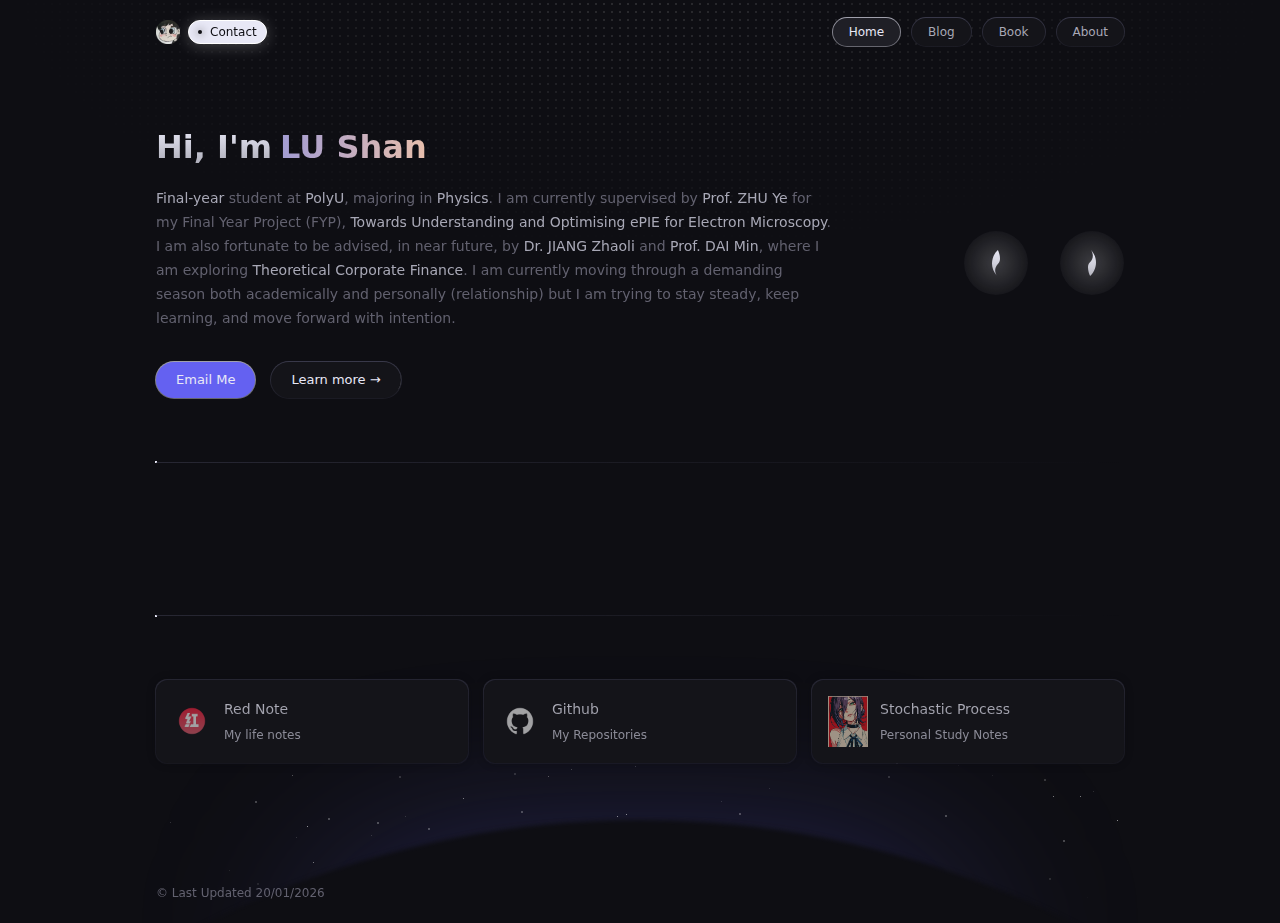
<file: index.html>
<!DOCTYPE html>
<html lang="zh-CN">
<!-- © 2025 Asorn (https://asorn.cn). Designed and developed by Asorn. All rights reserved. -->
<head>
    <meta charset="UTF-8">
    <meta name="viewport" content="width=device-width, initial-scale=1.0">
    <title>Personal Portfolio</title>
    <link rel="stylesheet" href="./css/style.min.css">
    <link rel="shortcut icon" href="./assets/public/favicon.svg" />
</head>

<body>
    <canvas class="fireworks"></canvas>
    <div class="head" id="headscrollbg">
        <div class="main">
            <div class="main-left">
                <a href="./index.html" class="logo"><img height= 24px width= 24px src="./assets/public/logo_graph.png"></a>
                <div class="tag tag-cooperate" onclick="window.location.href='./about.html'">
                    <div class="breath-dot"></div>Contact
                </div>
            </div>
            <div class="menu" id="main-menu">
                <li class="magical btn nav" onclick="window.location.href='./index.html'">Home</li>
                <!-- <li class="magical btn" onclick="window.location.href='./work.html'">Work</li> -->
                <!-- <li class="magical btn" onclick="window.location.href='./moment.html'">Moments</li> -->
                <li class="magical btn" onclick="window.location.href='./blog.html'">Blog</li>
                <li class="magical btn" onclick="window.location.href='./book.html'">Book</li>
                <li class="magical btn" onclick="window.location.href='./about.html'">About</li>
            </div>
            <div class="menu" id="menu-expand">
                <li class="magical btn menu-expand-btn" id="menu-expand-child"><i class="icon menu-icon"></i></li>
            </div>
            <div id="menu-panel">
                <div class="menu-panel-content" id="menu-panel-content"></div>
                <div class="menu-close-btn">
                    <svg width="24" height="24" viewBox="0 0 24 24" fill="none" xmlns="http://www.w3.org/2000/svg">
                        <path
                            d="M10.5858 12L4.29291 18.2929L5.70712 19.7071L12 13.4142L18.2929 19.7071L19.7071 18.2929L13.4142 12L19.7071 5.70712L18.2929 4.29291L12 10.5858L5.70712 4.29291L4.29291 5.70712L10.5858 12Z"
                            fill="#E8E8F6" />
                    </svg>
                </div>
            </div>
        </div>
    </div>
    <div class="index">
        <div class="hello">
            <div class="hello-left">
                <div class="title">
                    <div class="title-hi">Hi, I'm</div>
                    <a class="title-name text-effect">LU Shan</a>
                </div>
                <div class="hello-introduce">
                    <span>Final-year</span> student at <a style="font-size: 14px;line-height: 24px;color: #A8A8B6;" href="http://www.polyu.edu.hk/" target="_blank">PolyU</a>, majoring in <span>Physics</span>. I am currently supervised by <a style="font-size: 14px;line-height: 24px;color: #A8A8B6;" href="https://www.polyu.edu.hk/ap/people/academic-staff/prof-ye-zhu/" target="_blank">Prof. ZHU Ye</a> for my Final Year Project (FYP), <a style="font-size: 14px;line-height: 24px;color: #A8A8B6;" href="https://shanlu.cc/notes/miditv-ppt.pdf" target="_blank">Towards Understanding and Optimising ePIE for Electron Microscopy</a>. I am also fortunate to be advised, in near future, by <a style="font-size: 14px;line-height: 24px;color: #A8A8B6;" href="https://sites.google.com/view/zhaolijiang/home" target="_blank">Dr. JIANG Zhaoli</a> and <a style="font-size: 14px;line-height: 24px;color: #A8A8B6;" href="https://sites.google.com/view/mindai/home" target="_blank">Prof. DAI Min</a>, where I am exploring <span>Theoretical Corporate Finance</span>. I am currently moving through a demanding season both academically and personally (relationship) but I am trying to stay steady, keep learning, and move forward with intention.
                </div>
                <div class="hello-actions">
                    <div class="magical primary-btn"><a href="mailto:33at20@gmail.com" target="_blank">Email Me</a></div>
                    <div class="magical btn normal-btn">
                        <a onclick="window.location.href='./about.html'">Learn more →</a>
                        <div class="glowing-border"></div>
                    </div>
                </div>
            </div>
            <div class="hello-right">
                <div class="eyes-container">
                    <div class="eye eye-pic-one">
                        <div class="pupil"></div>
                    </div>
                    <div class="eye eye-pic-two">
                        <div class="pupil"></div>
                    </div>
                </div>
            </div>
        </div>
        <div class="main-content">
            <div class="power-list-container load-pro">
                <div class="power-list">
                    <div class="power-card load-item">
                        <div class="power-container">
                            <div class="card-img" style="background-image: url('./assets/index/ai.svg')"></div>
                            <div class="title">Fin Math</div>
                        </div>
                        <span class="power-separator"></span>
                    </div>
                    <div class="power-card load-item">
                        <div class="power-container">
                            <div class="card-img" style="background-image: url('./assets/index/tob.svg')"></div>
                            <div class="title">Physics</div>
                        </div>
                        <span class="power-separator"></span>
                    </div>
                    <div class="power-card load-item">
                        <div class="power-container">
                            <div class="card-img" style="background-image: url('./assets/index/web.svg')"></div>
                            <div class="title">AI Theory</div>
                        </div>
                        <span class="power-separator"></span>
                    </div>
                    <div class="power-card load-item">
                        <div class="power-container">
                            <div class="card-img" style="background-image: url('./assets/index/app.svg')"></div>
                            <div class="title">MOBA</div>
                        </div>
                        <span class="power-separator"></span>
                    </div>
                    <div class="power-card load-item">
                        <div class="power-container">
                            <div class="card-img" style="background-image: url('./assets/index/assets.svg')"></div>
                            <div class="title">Statistics</div>
                        </div>
                        <span class="power-separator"></span>
                    </div>
                    <div class="power-card load-item">
                        <div class="power-container">
                            <div class="card-img" style="background-image: url('./assets/index/code.svg')"></div>
                            <div class="title">Note Typing</div>
                        </div>
                        <span class="power-separator"></span>
                    </div>
                    <div class="power-card load-item">
                        <div class="power-container">
                            <div class="card-img" style="background-image: url('./assets/index/interactive.svg')"></div>
                            <div class="title">R & B</div>
                        </div>
                    </div>
                    <div class="power-card sticky-item" id="sticky-item">
                        <div class="loader"></div>
                    </div>
                </div>
            </div>
            <div class="link-list load-pro">
                <!-- <div class="magical link-card">
                    <a href="https://www.yuque.com/asorn" target="_blank">
                        <img src="./assets/index/yuque.png" alt="">
                        <div class="info">
                            <div class="info-title">Yue Que</div>
                            <div class="info-desc">My knowledge garden</div>
                        </div>
                        <div class="icon icon-arrow">
                            <svg xmlns="http://www.w3.org/2000/svg" width="14" height="14" viewBox="0 0 14 14"
                                fill="none">
                                <path
                                    d="M10.55 7.58332H1.16663V6.41665H10.55L7.75415 3.62082L8.5791 2.79587L12.1645 6.3813C12.5062 6.72299 12.5062 7.27701 12.1645 7.61873L8.5791 11.2042L7.75415 10.3792L10.55 7.58332Z"
                                    fill="#B3B3C1"></path>
                            </svg>
                        </div>
                    </a>
                </div> -->
                <div class="magical link-card">
                    <a href="https://www.xiaohongshu.com/user/profile/636a671b000000001f01527c" target="_blank">
                        <img src="./assets/index/xiaohongshu.png" alt="">
                        <div class="info">
                            <div class="info-title">Red Note</div>
                            <div class="info-desc">My life notes</div>
                        </div>
                        <div class="icon icon-arrow">
                            <svg xmlns="http://www.w3.org/2000/svg" width="14" height="14" viewBox="0 0 14 14"
                                fill="none">
                                <path
                                    d="M10.55 7.58332H1.16663V6.41665H10.55L7.75415 3.62082L8.5791 2.79587L12.1645 6.3813C12.5062 6.72299 12.5062 7.27701 12.1645 7.61873L8.5791 11.2042L7.75415 10.3792L10.55 7.58332Z"
                                    fill="#B3B3C1"></path>
                            </svg>
                        </div>
                    </a>
                </div>
                <div class="magical link-card">
                    <a href="https://github.com/Lucasat21" target="_blank">
                        <img src="./assets/index/github.png" alt="">
                        <div class="info">
                            <div class="info-title">Github</div>
                            <div class="info-desc">My Repositories</div>
                        </div>
                        <div class="icon icon-arrow">
                            <svg xmlns="http://www.w3.org/2000/svg" width="14" height="14" viewBox="0 0 14 14"
                                fill="none">
                                <path
                                    d="M10.55 7.58332H1.16663V6.41665H10.55L7.75415 3.62082L8.5791 2.79587L12.1645 6.3813C12.5062 6.72299 12.5062 7.27701 12.1645 7.61873L8.5791 11.2042L7.75415 10.3792L10.55 7.58332Z"
                                    fill="#B3B3C1"></path>
                            </svg>
                        </div>
                    </a>
                </div>
                <div class="magical link-card">
                    <a href="https://shanlu.cc/notes/spwm.pdf" target="_blank">
                        <img src="./assets/index/Reze.png" alt="">
                        <div class="info">
                            <div class="info-title">Stochastic Process</div>
                            <div class="info-desc">Personal Study Notes</div>
                        </div>
                        <div class="icon icon-arrow">
                            <svg xmlns="http://www.w3.org/2000/svg" width="14" height="14" viewBox="0 0 14 14"
                                fill="none">
                                <path
                                    d="M10.55 7.58332H1.16663V6.41665H10.55L7.75415 3.62082L8.5791 2.79587L12.1645 6.3813C12.5062 6.72299 12.5062 7.27701 12.1645 7.61873L8.5791 11.2042L7.75415 10.3792L10.55 7.58332Z"
                                    fill="#B3B3C1"></path>
                            </svg>
                        </div>
                    </a>
                </div>
                <!-- <div class="magical link-card">
                    <a href="https://www.figma.com/@asorn" target="_blank">
                        <img src="./assets/index/figma.png" alt="">
                        <div class="info">
                            <div class="info-title">Figma</div>
                            <div class="info-desc">My design garden</div>
                        </div>
                        <div class="icon icon-arrow">
                            <svg xmlns="http://www.w3.org/2000/svg" width="14" height="14" viewBox="0 0 14 14"
                                fill="none">
                                <path
                                    d="M10.55 7.58332H1.16663V6.41665H10.55L7.75415 3.62082L8.5791 2.79587L12.1645 6.3813C12.5062 6.72299 12.5062 7.27701 12.1645 7.61873L8.5791 11.2042L7.75415 10.3792L10.55 7.58332Z"
                                    fill="#B3B3C1"></path>
                            </svg>
                        </div>
                    </a>
                </div> -->
               <!--  <div class="magical link-card">
                    <a href="javascript:void(0)">
                        <img src="./assets/index/gongzhonghao.png" alt="">
                        <div class="info">
                            <div class="info-title">WeChat PP</div>
                            <div class="info-desc">Search for "biliux" on WeChat</div>
                        </div>
                        <div class="icon icon-arrow">
                            <svg xmlns="http://www.w3.org/2000/svg" width="14" height="14" viewBox="0 0 14 14"
                                fill="none">
                                <path
                                    d="M10.55 7.58332H1.16663V6.41665H10.55L7.75415 3.62082L8.5791 2.79587L12.1645 6.3813C12.5062 6.72299 12.5062 7.27701 12.1645 7.61873L8.5791 11.2042L7.75415 10.3792L10.55 7.58332Z"
                                    fill="#B3B3C1"></path>
                            </svg>
                        </div>
                    </a>
                </div> -->
                <!-- <div class="magical link-card">
                    <a href="https://dribbble.com/Asorn" target="_blank">
                        <img src="./assets/index/dribbble.png" alt="">
                        <div class="info">
                            <div class="info-title">Dribbble</div>
                            <div class="info-desc">My design community</div>
                        </div>
                        <div class="icon icon-arrow">
                            <svg xmlns="http://www.w3.org/2000/svg" width="14" height="14" viewBox="0 0 14 14"
                                fill="none">
                                <path
                                    d="M10.55 7.58332H1.16663V6.41665H10.55L7.75415 3.62082L8.5791 2.79587L12.1645 6.3813C12.5062 6.72299 12.5062 7.27701 12.1645 7.61873L8.5791 11.2042L7.75415 10.3792L10.55 7.58332Z"
                                    fill="#B3B3C1"></path>
                            </svg>
                        </div>
                    </a>
                </div> -->
            </div>
        </div>
    </div>
    <div class="footer">
        <div class="footer-content">
            <div class="copyright">
                <!-- <div>© 2025 Design by <a href="https://asorn.cn/" target="_blank">Asorn</a></div> -->
                <div>© Last Updated 20/01/2026</div>
                <!-- <span>|</span>
                <div class="fillings">
                    <a href="https://asorn.cn/" target="_blank">Your filing number</a>
                </div> -->
            </div>
            <!-- <div class="friends">
                <a href="https://zdo.fun/" target="_blank">ZDO</a>
                <a href="https://larkmap.com/" target="_blank">Larkmap</a>
                <a href="https://qingicon.com/" target="_blank">QingIcon</a>
            </div> -->
        </div>
    </div>
    <div class="widget">
        <div class="shape-light"></div>
        <div class="shape-star">
            <div class="rising-stars rising-stars-visible">
                <div style="height:1px;width:1px"></div>
                <div style="height:2px;width:2px"></div>
                <div style="height:1px;width:1px"></div>
            </div>
        </div>
        <div class="shape-earth"></div>
    </div>
    <div class="widget-top"></div>
</body>

<script>
    const stickyItem = document.querySelector('#sticky-item');
    const powerList = document.querySelector('.power-list');
    function checkScroll() {
        const isAtRight = powerList.scrollLeft + powerList.clientWidth >= powerList.scrollWidth;
        if (isAtRight) {
            stickyItem.style.opacity = 0;
        } else {
            stickyItem.style.opacity = 1;
        }
    }
    function checkVisibility() {
        if (powerList.scrollWidth > powerList.clientWidth) {
            stickyItem.style.opacity = 1;
        } else {
            stickyItem.style.opacity = 0;
        }
    }
    powerList.addEventListener('scroll', checkScroll);
    window.addEventListener('resize', () => {
        checkVisibility();
        checkScroll();
    });
    checkVisibility();
    checkScroll();
</script>
<script src="./js/main.min.js"></script>
<script src='./js/anime.js'></script>
<script src='./js/firework.js'></script>

</html>
</file>
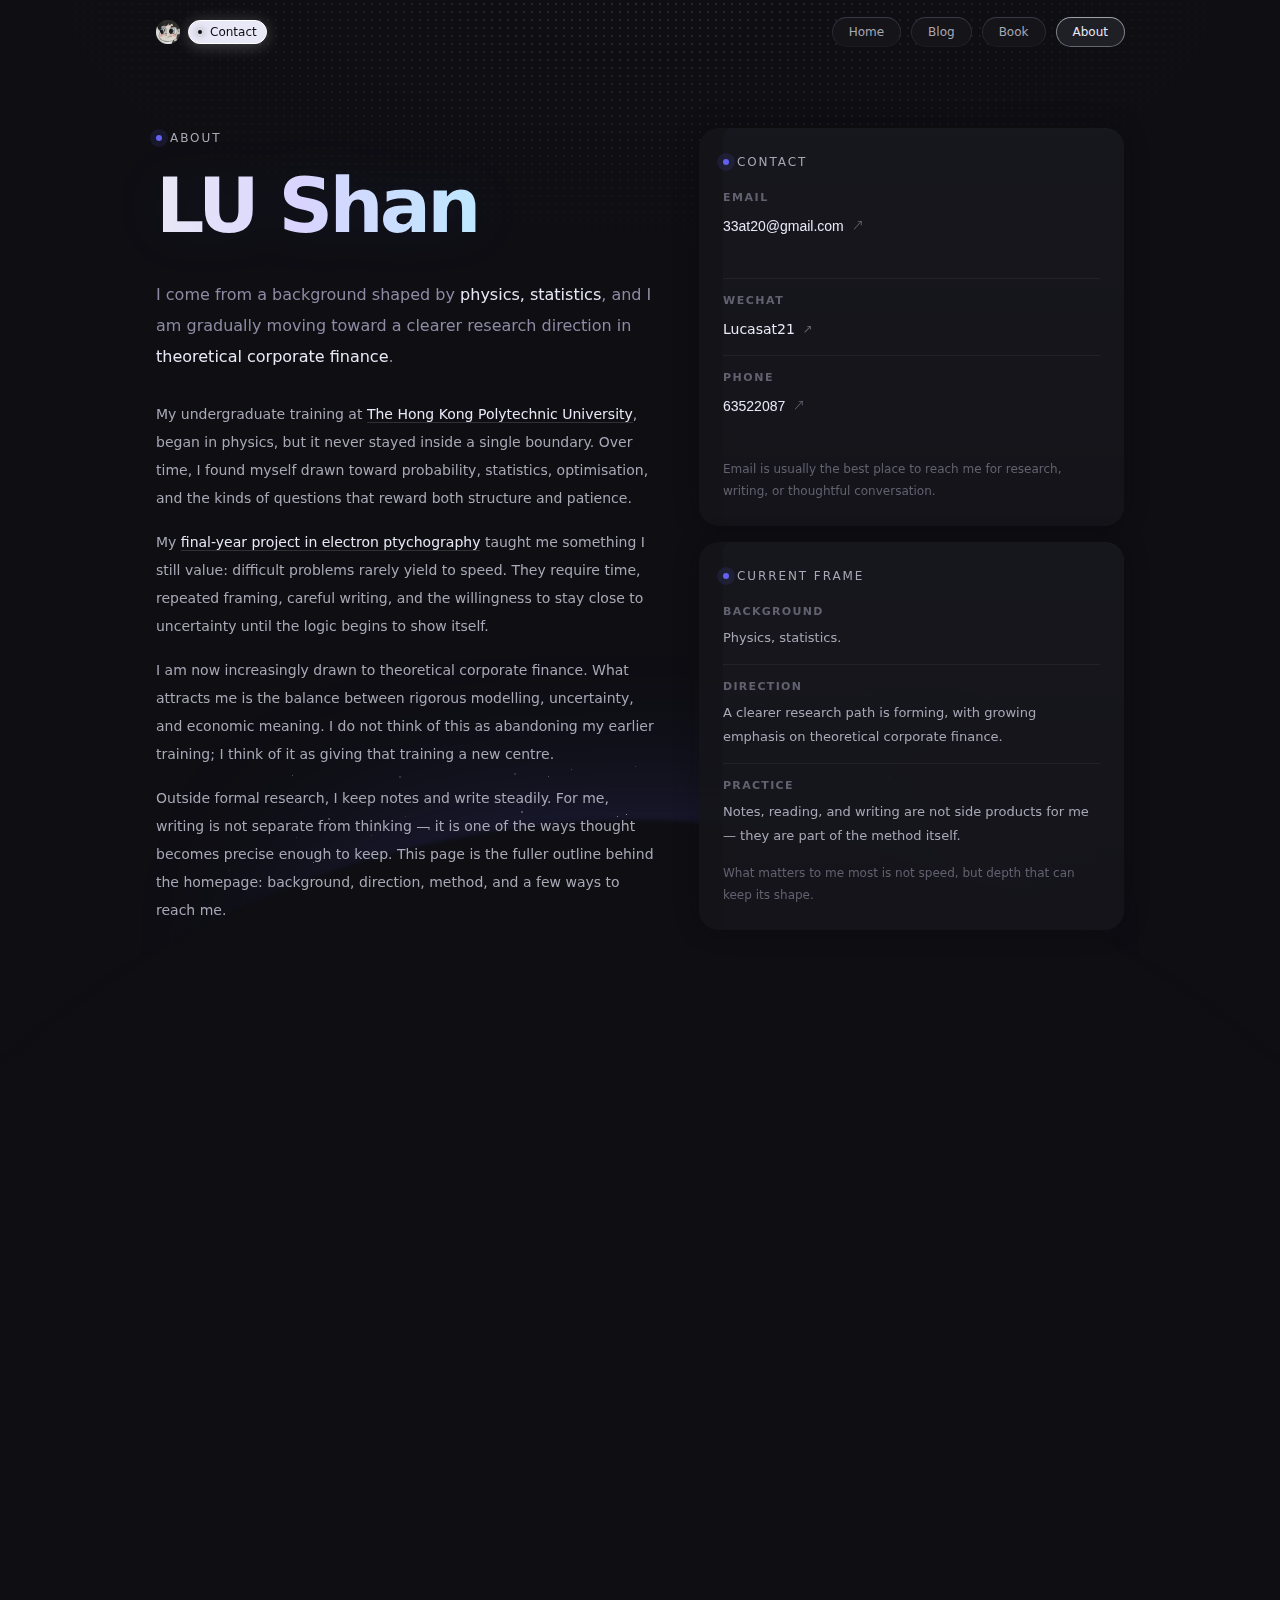
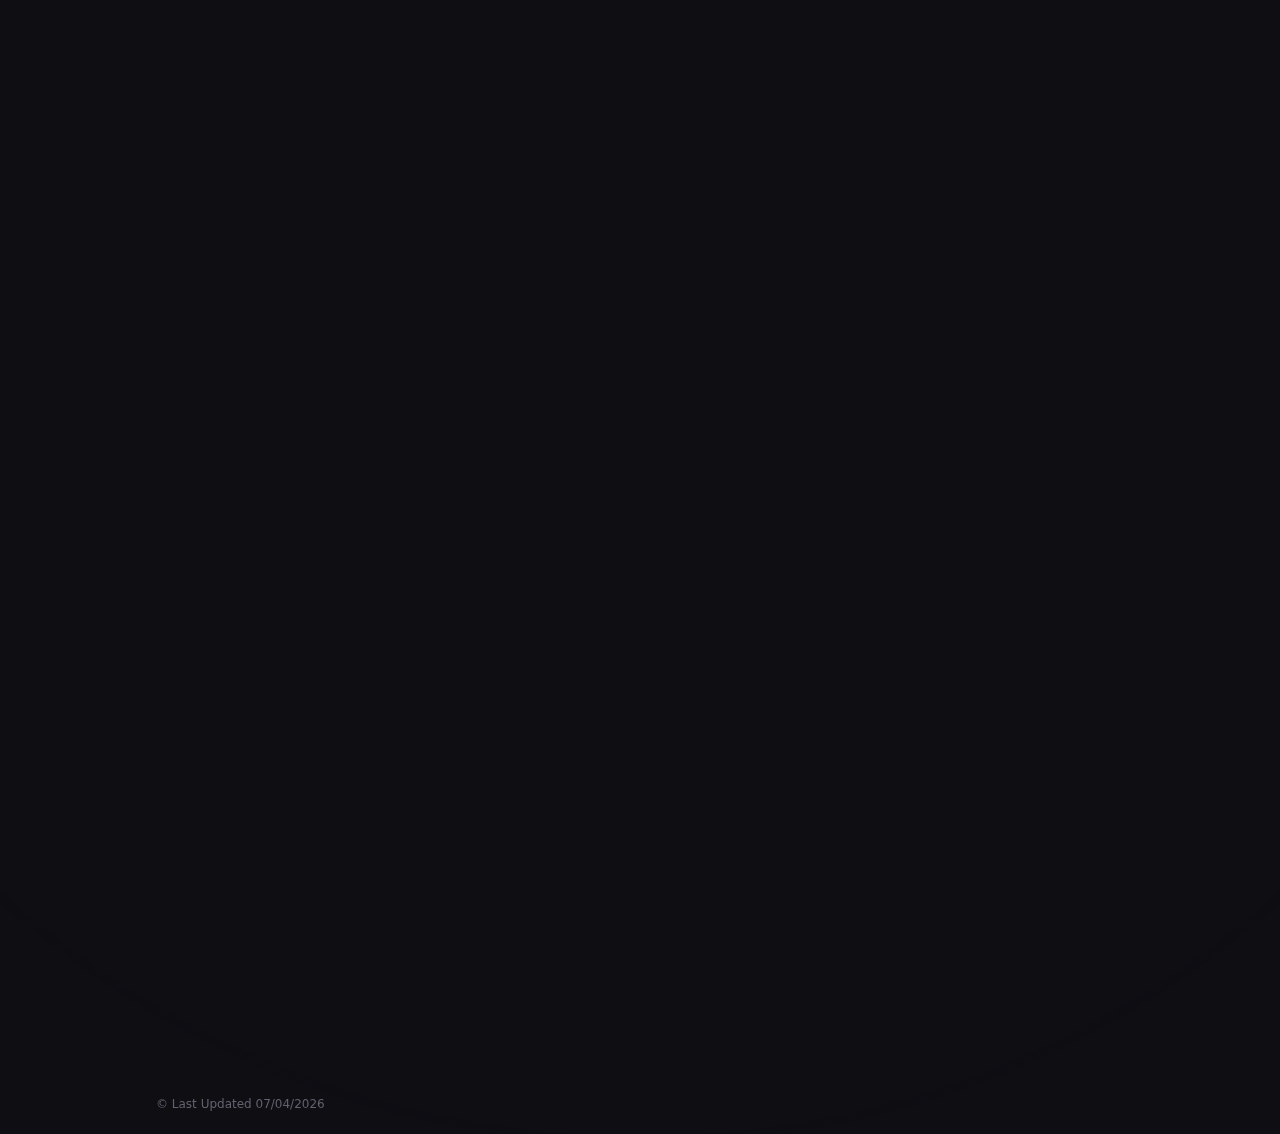
<file: about.html>
<!DOCTYPE html>
<html lang="zh-CN">
<!-- © 2025 Asorn (https://asorn.cn). Designed and developed by Asorn. All rights reserved. -->
<head>
    <meta charset="UTF-8">
    <meta name="viewport" content="width=device-width, initial-scale=1.0">
    <title>LU Shan — About</title>
    <meta name="description" content="Background, direction, and method behind LU Shan's public work.">
    <link rel="stylesheet" href="./css/style.min.css">
    <link rel="shortcut icon" href="./assets/public/favicon.svg"/>
    <style>
        .about {
            gap: 84px;
            overflow: visible;
            padding-bottom: 84px;
        }

        .about-shell {
            width: 100%;
            max-width: var(--mw);
        }

        .about-compat-shims {
            display: none !important;
        }

        .about .section-kicker,
        .about .mini-kicker {
            width: fit-content;
            display: inline-flex;
            align-items: center;
            gap: 8px;
            font-size: 12px;
            line-height: 20px;
            font-weight: 500;
            letter-spacing: 0.16em;
            text-transform: uppercase;
            color: #A8A8B6;
        }

        .about .section-kicker::before,
        .about .mini-kicker::before {
            content: '';
            width: 6px;
            height: 6px;
            border-radius: 999px;
            background: #6461F1;
            box-shadow: 0 0 0 6px rgba(100, 97, 241, 0.12);
            flex-shrink: 0;
        }

        .about .section-heading {
            margin-top: 16px;
            font-size: clamp(28px, 5vw, 40px);
            line-height: 1.12;
            font-weight: 700;
            letter-spacing: -0.04em;
            background: linear-gradient(180deg, #E8E8F6 0%, rgba(232, 232, 246, 0.72) 100%);
            background-clip: text;
            -webkit-background-clip: text;
            -webkit-text-fill-color: transparent;
        }

        .about .section-copy {
            margin-top: 12px;
            max-width: 620px;
            font-size: 14px;
            line-height: 26px;
            color: #62616F;
        }

        .about .about-hero {
            display: grid;
            grid-template-columns: minmax(0, 1.08fr) minmax(280px, 0.92fr);
            gap: 44px;
            align-items: start;
        }

        .about .about-hero-main {
            display: flex;
            flex-direction: column;
            align-items: flex-start;
        }

        .about .about-name-wrap {
            margin-top: 18px;
            padding-right: 18px;
            overflow: visible;
        }

        .about .about-name {
            display: inline-block;
            padding-right: 0.16em;
            padding-bottom: 0.08em;
            font-size: clamp(54px, 9vw, 76px);
            line-height: 1.06;
            font-weight: 700;
            letter-spacing: -0.05em;
            white-space: nowrap;
            background: linear-gradient(90deg, #E8E8F6 0%, #D8D4FF 44%, #BCE9FF 100%);
            background-clip: text;
            -webkit-background-clip: text;
            -webkit-text-fill-color: transparent;
            text-rendering: geometricPrecision;
            filter: drop-shadow(0 0 24px rgba(100, 97, 241, 0.08));
        }

        .about .about-lede {
            margin-top: 26px;
            max-width: 660px;
            font-size: 16px;
            line-height: 31px;
            color: #8D8BA4;
        }

        .about .about-lede strong,
        .about .about-copy strong,
        .about .section-copy strong,
        .about .timeline-copy strong,
        .about .coursework-intro strong {
            font-size: inherit;
            line-height: inherit;
            font-weight: 500;
            color: #E8E8F6;
        }

        .about .about-copy {
            margin-top: 28px;
            display: flex;
            flex-direction: column;
            gap: 16px;
            max-width: 680px;
        }

        .about .about-copy p {
            font-size: 14px;
            line-height: 28px;
            color: #A8A8B6;
        }

        .about .inline-link {
            font-size: inherit;
            line-height: inherit;
            font-weight: 500;
            color: #E8E8F6;
            text-decoration: none;
            border-bottom: 1px solid rgba(232, 232, 246, 0.16);
            transition: color 0.2s ease, border-color 0.2s ease;
        }

        .about .inline-link:hover {
            color: #BCE9FF;
            border-color: rgba(188, 233, 255, 0.32);
        }

        .about .about-side {
            display: flex;
            flex-direction: column;
            gap: 16px;
        }

        .about .magical.about-panel,
        .about .magical.pillar-card,
        .about .magical.timeline-card,
        .about .magical.coursework-card {
            align-items: stretch;
            /*justify-content: flex-start;*/
            background: rgba(20, 20, 25, 0.9);
            box-shadow: 0 0 24px rgba(10, 10, 14, 0.28);
        }

        .about .about-panel {
            width: 100%;
            display: flex;
            flex-direction: column;
            gap: 18px;
            padding: 24px;
            border-radius: 20px;
            --circle-size: 360px;
            overflow: hidden;
            background: linear-gradient(180deg, rgba(20, 20, 25, 0.96) 0%, rgba(16, 16, 22, 0.94) 100%);
            box-shadow: 0 0 0 1px rgba(112, 114, 142, 0.12), 0 18px 42px rgba(10, 10, 14, 0.26);
        }

        .about .about-panel::after {
            background: linear-gradient(180deg, rgba(108, 110, 138, 0.68) 0%, rgba(76, 78, 98, 0.28) 100%);
        }

        .about .pillar-card::after,
        .about .timeline-card::after,
        .about .coursework-card::after {
            background: linear-gradient(180deg, rgba(78, 78, 100, 0.56) 0%, rgba(78, 78, 100, 0.18) 100%);
        }

        .about .about-panel::before {
            background: none;
        }

        .about .about-panel .show {
            display: none !important;
        }

        .about .about-panel-body {
            display: flex;
            flex-direction: column;
            gap: 14px;
        }

        .about .contact-note,
        .about .frame-note {
            font-size: 12px;
            line-height: 22px;
            color: #62616F;
        }

        .about .contact-list {
            display: flex;
            flex-direction: column;
            gap: 14px;
        }

        .about .contact-row {
            display: flex;
            flex-direction: column;
            align-items: flex-start;
            gap: 8px;
            padding-top: 14px;
            border-top: 1px solid rgba(78, 78, 100, 0.22);
        }

        .about .contact-row:first-child {
            padding-top: 0;
            border-top: none;
        }

        .about .contact-label {
            font-size: 11px;
            line-height: 16px;
            font-weight: 600;
            letter-spacing: 0.14em;
            text-transform: uppercase;
            color: #62616F;
        }

        .about .contact-value,
        .about .contact-link {
            font-size: 14px;
            line-height: 24px;
            color: #E8E8F6;
            text-decoration: none;
        }

        .about .contact-link {
            transition: color 0.2s ease;
        }

        .about .contact-link:hover {
            color: #BCE9FF;
        }

        .about .contact-action {
            display: inline-flex;
            align-items: center;
            gap: 8px;
            padding: 0;
            background: transparent;
            color: #E8E8F6;
            font-size: 14px;
            line-height: 24px;
            cursor: pointer;
            text-align: left;
        }

        .about .contact-action::after {
            content: '↗';
            font-size: 12px;
            line-height: 1;
            color: #62616F;
            transition: transform 0.22s ease, color 0.22s ease;
        }

        .about .contact-action:hover::after {
            transform: translate(2px, -2px);
            color: #A8A8B6;
        }

        .about .copy-state {
            display: inline-flex;
            align-items: center;
            gap: 6px;
            font-size: 11px;
            line-height: 18px;
            font-weight: 600;
            letter-spacing: 0.06em;
            text-transform: uppercase;
            color: #57AC84;
            opacity: 0;
            transform: translateY(4px);
            transition: opacity 0.22s ease, transform 0.22s ease;
            pointer-events: none;
        }

        .about .copy-state.is-visible {
            opacity: 1;
            transform: translateY(0);
        }

        .about .tooltip {
            position: relative;
            display: inline-flex;
            align-items: center;
            gap: 8px;
            cursor: pointer;
        }

        .about .tooltip::after {
            content: '↗';
            font-size: 12px;
            line-height: 1;
            color: #62616F;
            transition: transform 0.22s ease, color 0.22s ease;
        }

        .about .tooltip:hover::after {
            transform: translate(2px, -2px);
            color: #A8A8B6;
        }

        .about .tooltip-box {
            position: absolute;
            top: calc(100% + 14px);
            left: 0;
            width: 172px;
            height: 172px;
            padding: 16px;
            border-radius: 14px;
            background: rgba(20, 20, 25, 0.96);
            border: 1px solid rgba(168, 168, 182, 0.14);
            box-shadow: 0 18px 48px rgba(10, 10, 14, 0.42);
            backdrop-filter: blur(16px);
            -webkit-backdrop-filter: blur(16px);
            opacity: 0;
            visibility: hidden;
            transition: opacity 0.22s ease, transform 0.22s ease;
            transform: translateY(8px);
            z-index: 40;
        }

        .about .tooltip-box img {
            width: 140px;
            height: 140px;
            border-radius: 10px;
        }

        .about .tooltip:hover .tooltip-box {
            opacity: 1;
            visibility: visible;
            transform: translateY(0);
        }

        .about .frame-list {
            display: flex;
            flex-direction: column;
            gap: 14px;
        }

        .about .frame-item {
            display: flex;
            flex-direction: column;
            gap: 6px;
            padding-top: 14px;
            border-top: 1px solid rgba(78, 78, 100, 0.22);
        }

        .about .frame-item:first-child {
            padding-top: 0;
            border-top: none;
        }

        .about .frame-label {
            font-size: 11px;
            line-height: 16px;
            font-weight: 600;
            letter-spacing: 0.12em;
            text-transform: uppercase;
            color: #62616F;
        }

        .about .frame-text {
            font-size: 13px;
            line-height: 24px;
            color: #A8A8B6;
        }

        .about .pillar-grid {
            margin-top: 24px;
            display: grid;
            grid-template-columns: repeat(3, minmax(0, 1fr));
            gap: 16px;
        }

        .about .pillar-card {
            display: flex;
            flex-direction: column;
            gap: 18px;
            min-height: 228px;
            padding: 24px;
            border-radius: 20px;
            --circle-size: 360px;
            overflow: hidden;
        }

        .about .pillar-card::before,
        .about .timeline-card::before,
        .about .coursework-card::before {
            background: radial-gradient(var(--circle-size) circle at var(--mouse-x) var(--mouse-y), rgba(255, 255, 255, 0.16), transparent 42%);
        }

        .about .pillar-tag,
        .about .timeline-tag {
            width: fit-content;
            display: inline-flex;
            align-items: center;
            gap: 8px;
            padding: 7px 11px;
            border-radius: 999px;
            background: rgba(232, 232, 246, 0.03);
            border: 1px solid rgba(168, 168, 182, 0.14);
            color: #A8A8B6;
            font-size: 11px;
            line-height: 1;
            font-weight: 600;
            letter-spacing: 0.08em;
            text-transform: uppercase;
            backdrop-filter: blur(12px);
            -webkit-backdrop-filter: blur(12px);
        }

        .about .pillar-tag::before,
        .about .timeline-tag::before {
            content: '';
            width: 6px;
            height: 6px;
            border-radius: 999px;
            background: #6461F1;
            box-shadow: 0 0 0 5px rgba(100, 97, 241, 0.12);
            flex-shrink: 0;
        }

        .about .pillar-title,
        .about .timeline-title,
        .about .coursework-title-main {
            font-size: 20px;
            line-height: 30px;
            font-weight: 600;
            letter-spacing: -0.02em;
            background: linear-gradient(180deg, #E8E8F6 0%, rgba(232, 232, 246, 0.72) 100%);
            background-clip: text;
            -webkit-background-clip: text;
            -webkit-text-fill-color: transparent;
        }

        .about .pillar-copy,
        .about .timeline-copy,
        .about .coursework-intro {
            font-size: 14px;
            line-height: 26px;
            color: #A8A8B6;
        }

        .about .journey-grid {
            margin-top: 24px;
            display: grid;
            grid-template-columns: minmax(0, 0.96fr) minmax(320px, 1.04fr);
            gap: 16px;
            align-items: start;
        }

        .about .timeline-column {
            display: flex;
            flex-direction: column;
            gap: 16px;
        }

        .about .timeline-card {
            display: flex;
            flex-direction: column;
            gap: 16px;
            padding: 24px;
            border-radius: 20px;
            --circle-size: 360px;
            overflow: hidden;
        }

        .about .timeline-time {
            font-size: 12px;
            line-height: 20px;
            font-weight: 600;
            letter-spacing: 0.08em;
            text-transform: uppercase;
            color: #62616F;
        }

        .about .timeline-links {
            display: flex;
            flex-wrap: wrap;
            gap: 12px;
        }

        .about .timeline-link {
            display: inline-flex;
            align-items: center;
            gap: 8px;
            font-size: 12px;
            line-height: 20px;
            font-weight: 500;
            color: #E8E8F6;
            text-decoration: none;
            transition: color 0.22s ease;
        }

        .about .timeline-link::after {
            content: '↗';
            font-size: 12px;
            line-height: 1;
            color: #62616F;
            transition: transform 0.22s ease, color 0.22s ease;
        }

        .about .timeline-link:hover {
            color: #BCE9FF;
        }

        .about .timeline-link:hover::after {
            transform: translate(2px, -2px);
            color: #A8A8B6;
        }

        .about .coursework-card {
            display: flex;
            flex-direction: column;
            gap: 20px;
            padding: 24px;
            border-radius: 20px;
            --circle-size: 420px;
            overflow: hidden;
        }

        .about .coursework-head {
            display: flex;
            flex-direction: column;
            gap: 12px;
        }

        .about .coursework-list {
            display: flex;
            flex-direction: column;
            gap: 12px;
        }

        .about details.course-year {
            padding-top: 12px;
            border-top: 1px solid rgba(78, 78, 100, 0.22);
        }

        .about details.course-year:first-child {
            padding-top: 0;
            border-top: none;
        }

        .about details.course-year summary {
            list-style: none;
            display: flex;
            align-items: flex-start;
            justify-content: space-between;
            gap: 16px;
            cursor: pointer;
            font-size: 14px;
            line-height: 24px;
            font-weight: 500;
            color: #E8E8F6;
        }

        .about .course-year-summary {
            display: flex;
            flex-direction: column;
            gap: 4px;
        }

        .about .course-year-sub {
            font-size: 11px;
            line-height: 18px;
            font-weight: 500;
            letter-spacing: 0.08em;
            text-transform: uppercase;
            color: #62616F;
        }

        .about details.course-year summary::-webkit-details-marker {
            display: none;
        }

        .about details.course-year summary::after {
            content: '+';
            width: 22px;
            height: 22px;
            border-radius: 999px;
            display: inline-flex;
            align-items: center;
            justify-content: center;
            font-size: 14px;
            line-height: 1;
            color: #A8A8B6;
            background: rgba(232, 232, 246, 0.03);
            border: 1px solid rgba(168, 168, 182, 0.14);
            flex-shrink: 0;
            transition: transform 0.22s ease, color 0.22s ease, border-color 0.22s ease;
        }

        .about details.course-year[open] summary::after {
            content: '–';
            color: #E8E8F6;
            border-color: rgba(100, 97, 241, 0.24);
        }

        .about .course-terms {
            margin-top: 14px;
            display: flex;
            flex-direction: column;
            gap: 14px;
        }

        .about .course-term {
            display: flex;
            flex-direction: column;
            gap: 10px;
        }

        .about .course-term + .course-term {
            padding-top: 14px;
            border-top: 1px solid rgba(78, 78, 100, 0.22);
        }

        .about .course-term-label {
            font-size: 11px;
            line-height: 18px;
            font-weight: 600;
            letter-spacing: 0.12em;
            text-transform: uppercase;
            color: #62616F;
        }

        .about .course-term-note {
            font-size: 12px;
            line-height: 22px;
            color: #62616F;
        }

        .about .course-list {
            margin-top: 14px;
            display: grid;
            grid-template-columns: repeat(2, minmax(0, 1fr));
            gap: 8px 18px;
        }

        .about .course-term .course-list {
            margin-top: 0;
        }

        .about .course-list li {
            position: relative;
            padding-left: 14px;
            font-size: 13px;
            line-height: 23px;
            color: #8D8BA4;
        }

        .about .course-list li::before {
            content: '';
            position: absolute;
            left: 0;
            top: 10px;
            width: 5px;
            height: 5px;
            border-radius: 999px;
            background: rgba(100, 97, 241, 0.72);
            box-shadow: 0 0 0 4px rgba(100, 97, 241, 0.08);
        }

        .about .course-note {
            font-size: 12px;
            line-height: 22px;
            color: #62616F;
        }

        @media (max-width: 968px) {
            .about {
                gap: 72px;
            }

            .about .about-hero,
            .about .journey-grid {
                grid-template-columns: 1fr;
            }

            .about .about-side {
                max-width: 520px;
            }

            .about .pillar-grid {
                grid-template-columns: 1fr;
            }

            .about .course-list {
                grid-template-columns: 1fr;
            }
        }

        @media (max-width: 640px) {
            .about {
                gap: 64px;
                padding-left: 24px;
                padding-right: 24px;
            }

            .about .about-name-wrap {
                padding-right: 10px;
            }

            .about .about-name {
                font-size: clamp(44px, 14vw, 60px);
            }

            .about .about-lede {
                font-size: 15px;
                line-height: 29px;
            }

            .about .about-copy p,
            .about .pillar-copy,
            .about .timeline-copy,
            .about .coursework-intro,
            .about .section-copy {
                font-size: 13px;
                line-height: 25px;
            }

            .about .about-panel,
            .about .pillar-card,
            .about .timeline-card,
            .about .coursework-card {
                padding: 20px;
                border-radius: 18px;
            }

            .about .section-heading {
                font-size: 30px;
            }

            .about .pillar-title,
            .about .timeline-title,
            .about .coursework-title-main {
                font-size: 18px;
                line-height: 28px;
            }
        }
    </style>
</head>
<body>
    <canvas class="fireworks"></canvas>
    <div class="head" id="headscrollbg">
        <div class="main">
            <div class="main-left">
                <a href="./index.html" class="logo"><img height="24" width="24" src="./assets/public/logo_graph.png"></a>
                <div class="tag tag-cooperate" onclick="window.location.href='./about.html'">
                    <div class="breath-dot"></div>Contact
                </div>
            </div>
            <div class="menu" id="main-menu">
                <li class="magical btn" onclick="window.location.href='./index.html'">Home</li>
                <!-- <li class="magical btn" onclick="window.location.href='./work.html'">Work</li> -->
                <!-- <li class="magical btn" onclick="window.location.href='./moment.html'">Moments</li> -->
                <li class="magical btn" onclick="window.location.href='./blog.html'">Blog</li>
                <li class="magical btn" onclick="window.location.href='./book.html'">Book</li>
                <li class="magical btn nav" onclick="window.location.href='./about.html'">About</li>
            </div>
            <div class="menu" id="menu-expand">
                <li class="magical btn menu-expand-btn" id="menu-expand-child"><i class="icon menu-icon"></i></li>
            </div>
            <div id="menu-panel">
                <div class="menu-panel-content" id="menu-panel-content"></div>
                <div class="menu-close-btn">
                    <svg xmlns="http://www.w3.org/2000/svg" viewBox="0 0 24 24" fill="currentColor"><path d="M10.5859 12L2.79297 4.20706L4.20718 2.79285L12.0001 10.5857L19.793 2.79285L21.2072 4.20706L13.4143 12L21.2072 19.7928L19.793 21.2071L12.0001 13.4142L4.20718 21.2071L2.79297 19.7928L10.5859 12Z"></path></svg>
                </div>
            </div>
        </div>
    </div>

    <div class="about">
        <div class="about-compat-shims" aria-hidden="true">
            <div class="scroll-thumb"></div>
            <div id="rowScroll"></div>
        </div>

        <section class="about-shell about-hero">
            <div class="about-hero-main load-pro">
                <div class="section-kicker">About</div>
                <div class="about-name-wrap">
                    <h1 class="about-name text-effect">LU Shan</h1>
                </div>
                <p class="about-lede">
                    I come from a background shaped by <strong>physics, statistics</strong>, and I am gradually moving toward a clearer research direction in <strong>theoretical corporate finance</strong>.
                </p>
                <div class="about-copy">
                    <p>
                        My undergraduate training at <a class="inline-link" href="https://www.polyu.edu.hk/" target="_blank">The Hong Kong Polytechnic University</a>, began in physics, but it never stayed inside a single boundary. Over time, I found myself drawn toward probability, statistics, optimisation, and the kinds of questions that reward both structure and patience.
                    </p>
                    <p>
                        My <a class="inline-link" href="./notes/elc-ptycho.pdf" target="_blank">final-year project in electron ptychography</a> taught me something I still value: difficult problems rarely yield to speed. They require time, repeated framing, careful writing, and the willingness to stay close to uncertainty until the logic begins to show itself.
                    </p>
                    <p>
                        I am now increasingly drawn to theoretical corporate finance. What attracts me is the balance between rigorous modelling, uncertainty, and economic meaning. I do not think of this as abandoning my earlier training; I think of it as giving that training a new centre.
                    </p>
                    <p>
                        Outside formal research, I keep notes and write steadily. For me, writing is not separate from thinking — it is one of the ways thought becomes precise enough to keep. This page is the fuller outline behind the homepage: background, direction, method, and a few ways to reach me.
                    </p>
                </div>
            </div>

            <aside class="about-side">
                <div class="magical pillar-card">
                    <div class="mini-kicker">Contact</div>
                    <div class="about-panel-body">
                        <div class="contact-list">
                            <div class="contact-row">
                                <div class="contact-label">Email</div>
                                <button class="contact-action" type="button" data-copy="33at20@gmail.com">33at20@gmail.com</button>
                                <span class="copy-state">Copied ✓</span>
                            </div>
                            <div class="contact-row">
                                <div class="contact-label">WeChat</div>
                                <div class="contact-value">
                                    <a class="contact-link tooltip">Lucasat21
                                        <div class="tooltip-box">
                                            <img src="./assets/about/wechat.png" alt="WeChat QR code for Lucasat21">
                                        </div>
                                    </a>
                                </div>
                            </div>
                            <div class="contact-row">
                                <div class="contact-label">Phone</div>
                                <button class="contact-action" type="button" data-copy="63522087">63522087</button>
                                <span class="copy-state">Copied ✓</span>
                            </div>
                        </div>
                        <div class="contact-note">Email is usually the best place to reach me for research, writing, or thoughtful conversation.</div>
                    </div>
                </div>

                <div class="magical pillar-card">
                    <div class="mini-kicker">Current Frame</div>
                    <div class="about-panel-body">
                        <div class="frame-list">
                            <div class="frame-item">
                                <div class="frame-label">Background</div>
                                <div class="frame-text">Physics, statistics.</div>
                            </div>
                            <div class="frame-item">
                                <div class="frame-label">Direction</div>
                                <div class="frame-text">A clearer research path is forming, with growing emphasis on theoretical corporate finance.</div>
                            </div>
                            <div class="frame-item">
                                <div class="frame-label">Practice</div>
                                <div class="frame-text">Notes, reading, and writing are not side products for me — they are part of the method itself.</div>
                            </div>
                        </div>
                        <div class="frame-note">What matters to me most is not speed, but depth that can keep its shape.</div>
                    </div>
                </div>
            </aside>
        </section>

        <section class="about-shell about-pillars load-pro">
            <div class="section-kicker">What Shapes My Work</div>
            <h2 class="section-heading">The broader pattern behind the homepage.</h2>
            <!-- <p class="section-copy">Not a full autobiography — only the parts that currently give my work its shape.</p> -->
            <div class="pillar-grid">
                <article class="magical pillar-card">
                    <div class="pillar-tag">Foundation</div>
                    <div class="pillar-title">Cross-disciplinary grounding</div>
                    <div class="pillar-copy">Physics taught me patience with formal structure. Statistics gave me a language for uncertainty. Mathematics keeps me honest whenever ideas begin to drift into vagueness.</div>
                </article>
                <article class="magical pillar-card">
                    <div class="pillar-tag">Direction</div>
                    <div class="pillar-title">Research in transition</div>
                    <div class="pillar-copy">My present interest is increasingly centred on theoretical corporate finance — especially questions that deserve rigorous models rather than surface-level commentary.</div>
                </article>
                <article class="magical pillar-card">
                    <div class="pillar-tag">Method</div>
                    <div class="pillar-title">Notes as working method</div>
                    <div class="pillar-copy">I rely on notes, re-derivation, and careful writing as working tools. They slow me down in the right way and help difficult ideas become durable.</div>
                </article>
            </div>
        </section>

        <section class="about-shell about-journey load-pro">
            <div class="section-kicker">Academic Path</div>
            <h2 class="section-heading">The fuller background behind the transition.</h2>
            <p class="section-copy">The path has not been linear, but it has been cumulative: each stage left a way of thinking I still carry.</p>
            <div class="journey-grid">
                <div class="timeline-column">
                    <article class="magical timeline-card">
                        <div class="timeline-tag">2022 — Present</div>
                        <div class="timeline-title">PolyU · Physics and quantitative coursework</div>
                        <div class="timeline-copy">My undergraduate training began in physics, then widened into statistics, probability, real analysis, optimisation, and machine learning. What stayed constant was a preference for rigorous structure.</div>
                    </article>

                    <article class="magical timeline-card">
                        <div class="timeline-tag">2025 — 2026</div>
                        <div class="timeline-title">Final-year project · Electron ptychography</div>
                        <div class="timeline-copy">My project focused on understanding and optimising ePIE for electron microscopy. It deepened my relationship with difficult problems and taught me how much careful writing can sharpen thought.</div>
                        <div class="timeline-links">
                            <a class="timeline-link" href="./notes/elc-ptycho.pdf" target="_blank">Read thesis</a>
                            <a class="timeline-link" href="./notes/miditv-ppt.pdf" target="_blank">View presentation</a>
                        </div>
                    </article>

                    <article class="magical timeline-card">
                        <div class="timeline-tag">Now</div>
                        <div class="timeline-title">Direction in formation</div>
                        <div class="timeline-copy">I am moving toward a more clearly defined research future in theoretical corporate finance, while trying to retain the breadth and discipline that came from my earlier training.</div>
                    </article>
                </div>

                <div class="magical coursework-card">
                    <div class="coursework-head">
                        <div class="mini-kicker">Coursework</div>
                        <div class="coursework-title-main">Quantitative threads</div>
                        <div class="coursework-intro">A few years of study across physics, statistics, mathematics, and computation. The later years increasingly reveal the transition toward <strong>probability, inference, finance, and modelling</strong>.</div>
                    </div>

                    <div class="coursework-list">
                        <details class="course-year" open>
                            <summary>
                                <span class="course-year-summary">
                                    <span>25/26 Academic Year</span>
                                    <span class="course-year-sub">Current year · exchange + final semester</span>
                                </span>
                            </summary>
                            <div class="course-terms">
                                <div class="course-term">
                                    <div class="course-term-label">Semester 1 · Exchange study at SUSTech</div>
                                    <ul class="course-list">
                                        <li>MA401 Dynamical Systems</li>
                                        <li>MAT7102 Topics in Probability and Statistics</li>
                                        <li>MAT7092 Stochastic Processes</li>
                                        <li>MAT8030 Advanced Probability</li>
                                        <li>PHY5001 Advanced Quantum Mechanics</li>
                                        <li>PHY5003 Advanced Statistical Mechanics</li>
                                    </ul>
                                    <div class="course-term-note">These were taken during my exchange semester at SUSTech in Semester 1 of the 25/26 academic year.</div>
                                </div>
                                <div class="course-term">
                                    <div class="course-term-label">Semester 2 · Current semester</div>
                                    <ul class="course-list">
                                        <li>AMA3201 Computational Methods</li>
                                        <li>AMA4325 Derivative Pricing</li>
                                    </ul>
                                </div>
                            </div>
                        </details>

                        <details class="course-year">
                            <summary>24/25 Academic Year</summary>
                            <ul class="course-list">
                                <li>AMA3304 Theory of Interest and Portfolio Analysis</li>
                                <li>AMA3602 Applied Linear Models</li>
                                <li>AMA3640 Statistical Inference</li>
                                <li>AMA3658 Stochastic Processes for Investment</li>
                                <li>AMA3707 Real Analysis</li>
                                <li>AMA4380 Algorithmic and High Frequency Trading</li>
                                <li>AMA4688 Simulation</li>
                                <li>AMA4840 Decision Analysis</li>
                                <li>AP30010 Radiation Physics</li>
                                <li>AP30011 Solid State Physics</li>
                                <li>AP30019 Data Analysis Techniques for Scientists</li>
                                <li>AP30020 From Semiconductor to Intelligent Devices</li>
                                <li>AP30022 Scientific Instrumentation and Automation</li>
                                <li>AP30023 Designing Sensing Systems for Internet of Things in Smart Cities</li>
                                <li>COMP4431 Artificial Intelligence</li>
                                <li>COMP4432 Machine Learning</li>
                            </ul>
                        </details>

                        <details class="course-year">
                            <summary>23/24 Academic Year</summary>
                            <ul class="course-list">
                                <li>AMA1501 Introduction to Statistics for Business</li>
                                <li>AMA1611 Data Analytics Fundamentals</li>
                                <li>AMA2111 Mathematics I</li>
                                <li>AMA2691 Probability &amp; Distributions</li>
                                <li>AMA3724 Further Mathematical Methods</li>
                                <li>AP20002 Materials Science</li>
                                <li>AP20006 Quantum Mechanics for Scientists and Engineers</li>
                                <li>AP20016 Electromagnetism and Waves</li>
                                <li>AP20017 Mechanics and Robotic Motion</li>
                                <li>COMP1012 Programming Fundamentals and Applications</li>
                                <li>COMP2013 Data Structures and Algorithms</li>
                            </ul>
                        </details>

                        <details class="course-year">
                            <summary>22/23 Academic Year</summary>
                            <ul class="course-list">
                                <li>ABCT1101 Introductory Life Science</li>
                                <li>ABCT1700 Introduction to Chemistry</li>
                                <li>AMA1110 Basic Mathematics I — Calculus and Probability &amp; Statistics</li>
                                <li>AMA1120 Basic Mathematics II — Calculus and Linear Algebra</li>
                                <li>AMA1600 Fundamentals of AI and Data Analytics</li>
                                <li>AMA1D08 The Mathematics Behind Music</li>
                                <li>AP10005 Physics I</li>
                                <li>AP10006 Physics II</li>
                                <li>AP10007 Applied Physics Laboratory</li>
                                <li>AP30012 Thermal and Statistical Physics</li>
                                <li>AP40017 Experiment X</li>
                            </ul>
                        </details>
                    </div>

                    <div class="course-note">The list is long because the transition was real. I did not arrive at my present direction from one discipline alone.</div>
                </div>
            </div>
        </section>
    </div>

    <div class="footer">
        <div class="footer-content">
            <div class="copyright">
                <div>© Last Updated 07/04/2026</div>
            </div>
        </div>
    </div>

    <div class="widget">
        <div class="shape-light"></div>
        <div class="shape-star">
            <div class="rising-stars rising-stars-visible">
                <div style="height:1px;width:1px"></div>
                <div style="height:2px;width:2px"></div>
                <div style="height:1px;width:1px"></div>
            </div>
        </div>
        <div class="shape-earth"></div>
    </div>
    <div class="widget-top"></div>
</body>
<script src="./js/main.min.js"></script>
<script src='./js/anime.js'></script>
<script src='./js/firework.js'></script>
<script>
    document.addEventListener('DOMContentLoaded', function () {
        const copyButtons = document.querySelectorAll('[data-copy]');

        copyButtons.forEach(button => {
            const row = button.closest('.contact-row');
            const state = row ? row.querySelector('.copy-state') : null;
            let timer = null;

            async function copyText(text) {
                if (navigator.clipboard && navigator.clipboard.writeText) {
                    await navigator.clipboard.writeText(text);
                    return;
                }
                const input = document.createElement('input');
                input.value = text;
                document.body.appendChild(input);
                input.select();
                document.execCommand('copy');
                document.body.removeChild(input);
            }

            button.addEventListener('click', async function () {
                try {
                    await copyText(button.dataset.copy || button.textContent.trim());
                    if (!state) return;
                    state.classList.add('is-visible');
                    clearTimeout(timer);
                    timer = setTimeout(() => state.classList.remove('is-visible'), 1200);
                } catch (error) {
                    console.error('Copy failed:', error);
                }
            });
        });
    });
</script>
</html>
</file>
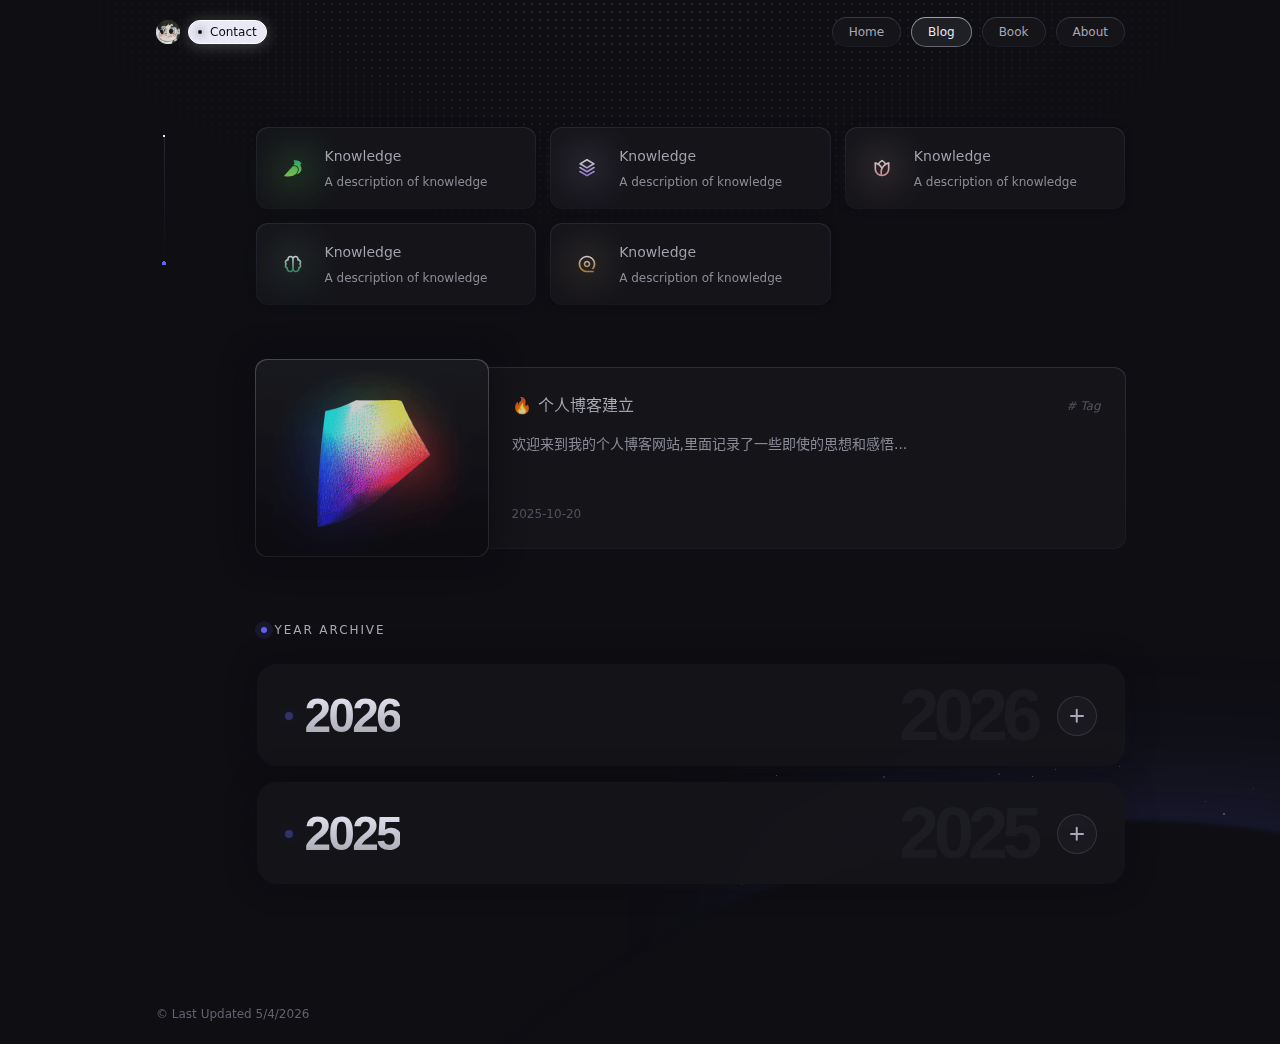
<file: blog.html>
<!DOCTYPE html>
<html lang="zh-CN">
<!-- © 2025 Asorn (https://asorn.cn). Designed and developed by Asorn. All rights reserved. -->
<head>
    <meta charset="UTF-8">
    <meta name="viewport" content="width=device-width, initial-scale=1.0">
    <title>Blog</title>
    <link rel="stylesheet" href="./css/style.min.css">
    <link rel="shortcut icon" href="./assets/public/favicon.svg" />
    <style>
        .blog-list-item {
            width: 100%;
            display: flex;
            flex-direction: column;
            align-items: flex-start;
            gap: 0;
        }

        .blog-archive {
            width: 100%;
            margin-top: 8px;
        }

        .archive-intro {
            width: 100%;
            display: flex;
            flex-direction: column;
            gap: 10px;
            padding: 0 4px 24px;
        }

        .archive-intro .archive-kicker {
            width: fit-content;
            display: inline-flex;
            align-items: center;
            gap: 8px;
            font-size: 12px;
            line-height: 20px;
            font-weight: 500;
            letter-spacing: 0.16em;
            text-transform: uppercase;
            color: #A8A8B6;
        }

        .archive-intro .archive-kicker::before {
            content: '';
            width: 6px;
            height: 6px;
            border-radius: 999px;
            background: #6461F1;
            box-shadow: 0 0 0 6px rgba(100, 97, 241, 0.12);
        }

        .archive-intro .archive-copy {
            max-width: 560px;
            font-size: 13px;
            line-height: 24px;
            color: #62616F;
        }

        .year-accordion {
            width: 100%;
            display: flex;
            flex-direction: column;
            gap: 16px;
        }

        .year-group {
            --circle-size: 520px;
            --border: 20px;
            width: 100%;
            display: block;
            overflow: hidden;
            border-radius: 20px;
            background: rgba(20, 20, 25, 0.88);
            backdrop-filter: blur(14px);
            -webkit-backdrop-filter: blur(14px);
            box-shadow: 0 0 32px rgba(10, 10, 14, 0.28);
            transition: transform 0.28s ease, box-shadow 0.28s ease, background-color 0.28s ease;
            scroll-margin-top: 96px;
        }

        .year-group.magical {
            display: block;
        }

        .year-group:hover {
            transform: translateY(-2px);
            box-shadow: 0 16px 40px rgba(10, 10, 14, 0.4);
        }

        .year-group.is-open {
            background: rgba(20, 20, 25, 0.96);
            box-shadow: 0 24px 56px rgba(10, 10, 14, 0.46);
        }

        .year-toggle {
            width: 100%;
            position: relative;
            display: flex;
            align-items: center;
            justify-content: space-between;
            gap: 24px;
            padding: 28px 28px 26px;
            background: transparent;
            color: inherit;
            cursor: pointer;
            text-align: left;
        }

        .year-toggle::before {
            content: '';
            position: absolute;
            left: 28px;
            right: 28px;
            bottom: 0;
            height: 1px;
            background: linear-gradient(90deg, rgba(100, 97, 241, 0), rgba(100, 97, 241, 0.4), rgba(100, 97, 241, 0));
            opacity: 0;
            transition: opacity 0.28s ease;
        }

        .year-group.is-open .year-toggle::before {
            opacity: 1;
        }

        .year-toggle::after {
            content: attr(data-year);
            position: absolute;
            right: 88px;
            top: 50%;
            transform: translateY(-50%);
            font-size: 72px;
            line-height: 1;
            font-weight: 700;
            letter-spacing: -0.08em;
            color: rgba(232, 232, 246, 0.04);
            pointer-events: none;
            transition: color 0.28s ease, transform 0.28s ease;
        }

        .year-group.is-open .year-toggle::after {
            color: rgba(100, 97, 241, 0.1);
            transform: translateY(-50%) scale(1.02);
        }

        .year-main {
            position: relative;
            z-index: 1;
            display: flex;
            align-items: center;
            gap: 12px;
        }

        .year-dot {
            width: 8px;
            height: 8px;
            border-radius: 999px;
            background: #6461F1;
            box-shadow: 0 0 0 6px rgba(100, 97, 241, 0.12), 0 0 18px rgba(100, 97, 241, 0.22);
            opacity: 0.72;
            transition: opacity 0.28s ease, transform 0.28s ease, box-shadow 0.28s ease;
        }

        .year-group:not(.is-open) .year-dot {
            opacity: 0.38;
            box-shadow: 0 0 0 6px rgba(100, 97, 241, 0.06);
        }

        .year-number {
            font-size: clamp(30px, 6vw, 48px);
            line-height: 1;
            font-weight: 700;
            letter-spacing: -0.06em;
            background: linear-gradient(180deg, #E8E8F6 0%, rgba(232, 232, 246, 0.68) 100%);
            background-clip: text;
            -webkit-background-clip: text;
            -webkit-text-fill-color: transparent;
        }

        .year-action {
            position: relative;
            z-index: 1;
            flex-shrink: 0;
            width: 40px;
            height: 40px;
            border-radius: 999px;
            border: 1px solid rgba(168, 168, 182, 0.18);
            background: rgba(232, 232, 246, 0.03);
            display: flex;
            align-items: center;
            justify-content: center;
            transition: all 0.28s ease;
        }

        .year-action::before,
        .year-action::after {
            content: '';
            position: absolute;
            width: 14px;
            height: 1.5px;
            border-radius: 999px;
            background: #A8A8B6;
            transition: transform 0.28s ease, opacity 0.28s ease, background 0.28s ease;
        }

        .year-action::after {
            transform: rotate(90deg);
        }

        .year-group.is-open .year-action {
            border-color: rgba(100, 97, 241, 0.3);
            background: rgba(100, 97, 241, 0.08);
            box-shadow: 0 0 18px rgba(100, 97, 241, 0.12);
        }

        .year-group.is-open .year-action::before,
        .year-group.is-open .year-action::after {
            background: #E8E8F6;
        }

        .year-group.is-open .year-action::after {
            transform: rotate(180deg);
            opacity: 0;
        }

        .year-panel {
            max-height: 0;
            overflow: hidden;
            opacity: 0;
            transition: max-height 0.5s cubic-bezier(0.22, 1, 0.36, 1), opacity 0.32s ease;
        }

        .year-group.is-open .year-panel {
            opacity: 1;
        }

        .year-panel-inner {
            position: relative;
            padding: 16px 28px 24px 28px;
        }

        .year-panel-inner::before {
            content: '';
            position: absolute;
            left: 31px;
            top: 12px;
            bottom: 24px;
            width: 1px;
            background: linear-gradient(180deg, rgba(100, 97, 241, 0.42) 0%, rgba(78, 78, 100, 0.12) 100%);
            opacity: 0.9;
        }

        .year-entry {
            position: relative;
            padding-left: 32px;
        }

        .year-entry::before {
            content: '';
            position: absolute;
            left: 31px;
            top: 16px;
            transform: translateX(-50%);
            width: 7px;
            height: 7px;
            border-radius: 999px;
            background: #6461F1;
            box-shadow: 0 0 0 6px rgba(100, 97, 241, 0.1);
        }

        .year-panel .item a {
            gap: 10px;
            transition: transform 0.24s ease;
        }

        .year-panel .item a:hover {
            transform: translateX(4px);
        }

        .year-panel .item a .info {
            order: -1;
            opacity: 1;
        }

        .year-panel .item a .info .info-time {
            font-size: 11px;
            line-height: 18px;
            font-weight: 500;
            letter-spacing: 0.12em;
            text-transform: uppercase;
            color: #8E8BFF;
        }

        .year-panel .item a .text {
            gap: 10px;
        }

        .year-panel .item a .text .title-area {
            align-items: flex-start;
        }

        .year-panel .item a .text .desc {
            color: #9C9CAD;
        }

        .year-panel .item .content-divider {
            width: calc(100% - 32px);
            margin: 20px 0 24px 32px;
        }

        .year-panel .item:last-child .content-divider {
            margin-bottom: 0;
        }

        .year-panel .item a:hover .text .name {
            text-shadow: 0 0 10px rgba(100, 97, 241, 0.28);
        }

        @media (max-width: 968px) {
            .year-toggle {
                padding: 24px;
            }

            .year-toggle::before {
                left: 24px;
                right: 24px;
            }

            .year-toggle::after {
                right: 78px;
                font-size: 56px;
            }

            .year-panel-inner {
                padding: 12px 24px 20px 24px;
            }

            .year-panel-inner::before,
            .year-entry::before {
                left: 27px;
            }

            .year-entry {
                padding-left: 28px;
            }

            .year-panel .item .content-divider {
                width: calc(100% - 28px);
                margin-left: 28px;
            }
        }

        @media (max-width: 580px) {
            .archive-intro {
                padding-bottom: 20px;
            }

            .archive-intro .archive-copy {
                max-width: 100%;
            }

            .year-toggle {
                padding: 22px 20px;
            }

            .year-toggle::before {
                left: 20px;
                right: 20px;
            }

            .year-toggle::after {
                display: none;
            }

            .year-main {
                gap: 10px;
            }

            .year-number {
                font-size: 34px;
            }

            .year-action {
                width: 36px;
                height: 36px;
            }

            .year-panel-inner {
                padding: 10px 20px 18px 20px;
            }

            .year-panel-inner::before,
            .year-entry::before {
                left: 23px;
            }

            .year-entry {
                padding-left: 24px;
            }

            .year-panel .item .content-divider {
                width: calc(100% - 24px);
                margin-left: 24px;
            }
        }
    </style>
</head>

<body>
    <canvas class="fireworks"></canvas>
    <div class="head" id="headscrollbg">
        <div class="main">
            <div class="main-left">
                <a href="./index.html" class="logo"><img height= 24px width= 24px src="./assets/public/logo_graph.png"></a>
                <div class="tag tag-cooperate" onclick="window.location.href='./about.html'">
                    <div class="breath-dot"></div>Contact
                </div>
            </div>
            <div class="menu" id="main-menu">
                <li class="magical btn" onclick="window.location.href='./index.html'">Home</li>
                <!-- <li class="magical btn" onclick="window.location.href='./work.html'">Work</li> -->
                <!-- <li class="magical btn" onclick="window.location.href='./moment.html'">Moments</li> -->
                <li class="magical btn nav" onclick="window.location.href='./blog.html'">Blog</li>
                <li class="magical btn" onclick="window.location.href='./book.html'">Book</li>
                <li class="magical btn" onclick="window.location.href='./about.html'">About</li>
            </div>
            <div class="menu" id="menu-expand">
                <li class="magical btn menu-expand-btn" id="menu-expand-child"><i class="icon menu-icon"></i></li>
            </div>
            <div id="menu-panel">
                <div class="menu-panel-content" id="menu-panel-content"></div>
                <div class="menu-close-btn">
                    <svg xmlns="http://www.w3.org/2000/svg" viewBox="0 0 24 24" fill="currentColor"><path d="M10.5859 12L2.79297 4.20706L4.20718 2.79285L12.0001 10.5857L19.793 2.79285L21.2072 4.20706L13.4143 12L21.2072 19.7928L19.793 21.2071L12.0001 13.4142L4.20718 21.2071L2.79297 19.7928L10.5859 12Z"></path></svg>
                </div>
            </div>
        </div>
    </div>
    <div class="blog">
        <div class="scroll-indicator">
            <div class="scroll-thumb"></div>
        </div>
        <div class="blog-list">
            <div class="blog-list-knowledge">
                <div class="magical link-card-item">
                    <a href="https://www.shanlu.cc" target="_blank">
                        <div class="card-img" style="background-image: url('./assets/blog/yuque.svg')"></div>
                        <div class="info">
                            <div class="info-title">Knowledge</div>
                            <div class="info-desc">A description of knowledge</div>
                        </div>
                        <div class="icon icon-arrow">
                            <svg xmlns="http://www.w3.org/2000/svg" width="14" height="14" viewBox="0 0 14 14" fill="none">
                                <path d="M10.55 7.58332H1.16663V6.41665H10.55L7.75415 3.62082L8.5791 2.79587L12.1645 6.3813C12.5062 6.72299 12.5062 7.27701 12.1645 7.61873L8.5791 11.2042L7.75415 10.3792L10.55 7.58332Z" fill="#B3B3C1"></path>
                            </svg>
                        </div>
                    </a>
                </div>
                <div class="magical link-card-item">
                    <a href="https://www.shanlu.cc" target="_blank">
                        <div class="card-img" style="background-image: url('./assets/blog/assets.svg')"></div>
                        <div class="info">
                            <div class="info-title">Knowledge</div>
                            <div class="info-desc">A description of knowledge</div>
                        </div>
                        <div class="icon icon-arrow">
                            <svg xmlns="http://www.w3.org/2000/svg" width="14" height="14" viewBox="0 0 14 14" fill="none">
                                <path d="M10.55 7.58332H1.16663V6.41665H10.55L7.75415 3.62082L8.5791 2.79587L12.1645 6.3813C12.5062 6.72299 12.5062 7.27701 12.1645 7.61873L8.5791 11.2042L7.75415 10.3792L10.55 7.58332Z" fill="#B3B3C1"></path>
                            </svg>
                        </div>
                    </a>
                </div>
                <div class="magical link-card-item">
                    <a href="https://www.shanlu.cc" target="_blank">
                        <div class="card-img" style="background-image: url('./assets/blog/garden.svg')"></div>
                        <div class="info">
                            <div class="info-title">Knowledge</div>
                            <div class="info-desc">A description of knowledge</div>
                        </div>
                        <div class="icon icon-arrow">
                            <svg xmlns="http://www.w3.org/2000/svg" width="14" height="14" viewBox="0 0 14 14" fill="none">
                                <path d="M10.55 7.58332H1.16663V6.41665H10.55L7.75415 3.62082L8.5791 2.79587L12.1645 6.3813C12.5062 6.72299 12.5062 7.27701 12.1645 7.61873L8.5791 11.2042L7.75415 10.3792L10.55 7.58332Z" fill="#B3B3C1"></path>
                            </svg>
                        </div>
                    </a>
                </div>
                <div class="magical link-card-item">
                    <a href="https://www.shanlu.cc" target="_blank">
                        <div class="card-img" style="background-image: url('./assets/blog/knowledge.svg')"></div>
                        <div class="info">
                            <div class="info-title">Knowledge</div>
                            <div class="info-desc">A description of knowledge</div>
                        </div>
                        <div class="icon icon-arrow">
                            <svg xmlns="http://www.w3.org/2000/svg" width="14" height="14" viewBox="0 0 14 14" fill="none">
                                <path d="M10.55 7.58332H1.16663V6.41665H10.55L7.75415 3.62082L8.5791 2.79587L12.1645 6.3813C12.5062 6.72299 12.5062 7.27701 12.1645 7.61873L8.5791 11.2042L7.75415 10.3792L10.55 7.58332Z" fill="#B3B3C1"></path>
                            </svg>
                        </div>
                    </a>
                </div>
                <div class="magical link-card-item">
                    <a href="https://www.shanlu.cc" target="_blank">
                        <div class="card-img" style="background-image: url('./assets/blog/movie.svg')"></div>
                        <div class="info">
                            <div class="info-title">Knowledge</div>
                            <div class="info-desc">A description of knowledge</div>
                        </div>
                        <div class="icon icon-arrow">
                            <svg xmlns="http://www.w3.org/2000/svg" width="14" height="14" viewBox="0 0 14 14" fill="none">
                                <path d="M10.55 7.58332H1.16663V6.41665H10.55L7.75415 3.62082L8.5791 2.79587L12.1645 6.3813C12.5062 6.72299 12.5062 7.27701 12.1645 7.61873L8.5791 11.2042L7.75415 10.3792L10.55 7.58332Z" fill="#B3B3C1"></path>
                            </svg>
                        </div>
                    </a>
                </div>
            </div>

            <div class="blog-list-item">
                <div class="magical blog-recommend">
                    <a href="https://www.uisdc.com/derived-visual-color" target="_blank">
                        <div class="left-content">
                            <img src="./assets/blog/visualcolor.png">
                        </div>
                        <div class="right-content">
                            <div class="text">
                                <div class="title-area">
                                    <div class="title">
                                        <div class="name-emoji">🔥 </div>
                                        <div class="name">个人博客建立</div>
                                        <div class="name link"> ↗</div>
                                    </div>
                                    <div class="tag-text"># Tag</div>
                                </div>
                                <div class="desc" id="clampText">欢迎来到我的个人博客网站,里面记录了一些即使的思想和感悟...</div>
                            </div>
                            <div class="info">
                                <div class="info-time">2025-10-20</div>
                            </div>
                        </div>
                    </a>
                </div>

                <div class="blog-archive">
                    <div class="archive-intro load-pro">
                        <div class="archive-kicker">Year Archive</div>
                        <!-- <div class="archive-copy">这里只有年份。点开某一年，才会展开那一年留下的文字；切换到别的年份时，上一年会自动收起。</div> -->
                    </div>

                    <div class="year-accordion" id="year-accordion">
                        <section class="year-group magical load-pro" id="year-2026">
                            <button class="year-toggle" id="year-toggle-2026" type="button" data-year="2026" aria-expanded="false" aria-controls="year-panel-2026">
                                <span class="year-main">
                                    <span class="year-dot"></span>
                                    <span class="year-number">2026</span>
                                </span>
                                <span class="year-action" aria-hidden="true"></span>
                            </button>
                            <div class="year-panel" id="year-panel-2026" role="region" aria-labelledby="year-toggle-2026">
                                <div class="year-panel-inner">
                                    <div class="item load-pro year-entry">
                                        <a href="https://www.shanlu.cc/notes/elc-ptycho.pdf" target="_blank">
                                            <div class="text">
                                                <div class="title-area">
                                                    <div class="title">
                                                        <div class="name">毕业有望</div>
                                                        <div class="name link"> ↗</div>
                                                    </div>
                                                    <div class="tag-text"># Tag</div>
                                                </div>
                                                <div class="desc">爆肝了两周, 从开始写理论, 慢慢在写的过程中对项目建立了更深的理解, 再去思考, 做实验, 最后完成初稿的写作, 整个过程其实还蛮快乐, electron ptychography, 确实是十分有趣的课题, 毕设论文也有很认真的对待, 算是为我的物理阶段画上圆满的句号.</div>
                                            </div>
                                            <div class="info">
                                                <div class="info-time">2026-04-05</div>
                                            </div>
                                        </a>
                                        <div class="content-divider"></div>
                                    </div>
                                    <div class="item load-pro year-entry">
                                        <a href="https://www.shanlu.cc" target="_blank">
                                            <div class="text">
                                                <div class="title-area">
                                                    <div class="title">
                                                        <div class="name">回家家家家家!</div>
                                                        <div class="name link"> ↗</div>
                                                    </div>
                                                    <div class="tag-text"># Tag</div>
                                                </div>
                                                <div class="desc">分手后第一次回家, 刚好赶上老皮还在, 2月5号回来, 6号九点就开始玩, 说是玩, 但过程中也聊了很多, 有过去, 有现在, 也有未来, 更有感情, 不知不觉和老皮和纪廷认识已经九年了, 时间让我们看起来都变了很多, 但内心总有一些东西是不会随时间改变的...Waiting for next time!</div>
                                            </div>
                                            <div class="info">
                                                <div class="info-time">2026-02-06</div>
                                            </div>
                                        </a>
                                        <div class="content-divider"></div>
                                    </div>

                                    <div class="item load-pro year-entry">
                                        <a href="./notes/miditv-ppt.pdf" target="_blank">
                                            <div class="text">
                                                <div class="title-area">
                                                    <div class="title">
                                                        <div class="name">毕设中期答辩结束</div>
                                                        <div class="name link"> ↗</div>
                                                    </div>
                                                    <div class="tag-text"># Tag</div>
                                                </div>
                                                <div class="desc">1月8号,在南科大考完最后一门,Jana的动力系统,在小神童的帮助下,晚上把东西都搬回宿舍,上学期几乎都在调整、悲伤,也是用纸(手纸,草稿纸)最多的一个学期,回来后极限9,10,11,12四天把毕设中期答辩做出来了,没想到出乎意料的还不错,慢慢体会到在澳门大学startup的用意...,希望这个学期能够恢复起来,只选了很少的课, all I ask is...</div>
                                            </div>
                                            <div class="info">
                                                <div class="info-time">2026-01-13</div>
                                            </div>
                                        </a>
                                        <div class="content-divider"></div>
                                    </div>
                                </div>
                            </div>
                        </section>

                        <section class="year-group magical load-pro" id="year-2025">
                            <button class="year-toggle" id="year-toggle-2025" type="button" data-year="2025" aria-expanded="false" aria-controls="year-panel-2025">
                                <span class="year-main">
                                    <span class="year-dot"></span>
                                    <span class="year-number">2025</span>
                                </span>
                                <span class="year-action" aria-hidden="true"></span>
                            </button>
                            <div class="year-panel" id="year-panel-2025" role="region" aria-labelledby="year-toggle-2025">
                                <div class="year-panel-inner">
                                    <div class="item load-pro year-entry">
                                        <a href="./notes/spwm.pdf" target="_blank">
                                            <div class="text">
                                                <div class="title-area">
                                                    <div class="title">
                                                        <div class="name">Finishing First Formal Note</div>
                                                        <div class="name link"> ↗</div>
                                                    </div>
                                                    <div class="tag-text"># Tag</div>
                                                </div>
                                                <div class="desc">在南科大的学期基本上要结束了,学期初最煎熬的课程,是随机过程,基本上上课完全听不懂,并且速度还极快,于是第二周开始记笔记,在十四周时突发奇想,想要把笔记记录下来,于是慢慢着手开始实现,这也算是发现了一个方式帮我排解,平时学习也学不进,待着还会瞎想,于是做笔记变成了我最好的消费时间的行为.</div>
                                            </div>
                                            <div class="info">
                                                <div class="info-time">2025-12-26</div>
                                            </div>
                                        </a>
                                        <div class="content-divider"></div>
                                    </div>

                                    <div class="item load-pro year-entry">
                                        <a href="https://www.shanlu.cc" target="_blank">
                                            <div class="text">
                                                <div class="title-area">
                                                    <div class="title">
                                                        <div class="name">Redirect of Ph.D to Financial Math</div>
                                                        <div class="name link"> ↗</div>
                                                    </div>
                                                    <div class="tag-text"># Tag</div>
                                                </div>
                                                <div class="desc">纠结了很久,最终还是和老板说了,确实当初选择统计的初衷,和坚持我下去的动力也没了,我想如今没有其他顾虑,还是选择自己最热爱的方向比较好,也很感谢蒋招立老师愿意“收留”我...</div>
                                            </div>
                                            <div class="info">
                                                <div class="info-time">2025-10-16</div>
                                            </div>
                                        </a>
                                        <div class="content-divider"></div>
                                    </div>

                                    <div class="item load-pro year-entry">
                                        <a href="https://www.shanlu.cc" target="_blank">
                                            <div class="text">
                                                <div class="title-area">
                                                    <div class="title">
                                                        <div class="name">SUSTech Exchange</div>
                                                        <div class="name link"> ↗</div>
                                                    </div>
                                                    <div class="tag-text"># Tag</div>
                                                </div>
                                                <div class="desc">期待已久的南科大交换终于开始了,虽然现在只剩下了对学校的期待,没了对深圳生活的期待,但是还是要继续下去啦...,选了不少课程,希望一个学期可以正常进行,并且坚持下去吧,每周还要准备组会汇报,杨云的文章实在难读...</div>
                                            </div>
                                            <div class="info">
                                                <div class="info-time">2025-09-08</div>
                                            </div>
                                        </a>
                                        <div class="content-divider"></div>
                                    </div>

                                    <div class="item load-pro year-entry">
                                        <a href="https://www.shanlu.cc" target="_blank">
                                            <div class="text">
                                                <div class="title-area">
                                                    <div class="title">
                                                        <div class="name">姜然 Ph.D Registration</div>
                                                        <div class="name link"> ↗</div>
                                                    </div>
                                                    <div class="tag-text"># Tag</div>
                                                </div>
                                                <div class="desc">祝贺姜然师姐通过Ph.D中期答辩, Bayesian Learning for Image Processing,希望师姐后续研究顺利,貌似刘赟昊师兄也会加入进来.</div>
                                            </div>
                                            <div class="info">
                                                <div class="info-time">2025-08-13</div>
                                            </div>
                                        </a>
                                        <div class="content-divider"></div>
                                    </div>

                                    <div class="item load-pro year-entry">
                                        <a href="https://www.shanlu.cc" target="_blank">
                                            <div class="text">
                                                <div class="title-area">
                                                    <div class="title">
                                                        <div class="name">PolyU International Summer School 2025</div>
                                                        <div class="name link"> ↗</div>
                                                    </div>
                                                    <div class="tag-text"># Tag</div>
                                                </div>
                                                <div class="desc">第一次上本校的国际暑校,选了一门经济学的课:Economic Logic in Everyday Life,课程固然很有趣,但是最开心的还是在课上认识的人,非常开心认识两位来自清华的朋友, 王祎政, 徐小婷.希望以后还有机会再见!</div>
                                            </div>
                                            <div class="info">
                                                <div class="info-time">2025-08-12</div>
                                            </div>
                                        </a>
                                        <div class="content-divider"></div>
                                    </div>

                                    <div class="item load-pro year-entry">
                                        <a href="https://www.shanlu.cc" target="_blank">
                                            <div class="text">
                                                <div class="title-area">
                                                    <div class="title">
                                                        <div class="name">乔迁</div>
                                                        <div class="name link"> ↗</div>
                                                    </div>
                                                    <div class="tag-text"># Tag</div>
                                                </div>
                                                <div class="desc">终于从香港搬到了深圳,想了很久的事情,虽然路途中很艰辛,行李还被海关扣下,但是从莲塘口岸出来时,第一口深圳的空气就值了,希望小宝在深圳生活好好的,期待下学期深圳生活!</div>
                                            </div>
                                            <div class="info">
                                                <div class="info-time">2025-08-01</div>
                                            </div>
                                        </a>
                                        <div class="content-divider"></div>
                                    </div>

                                    <div class="item load-pro year-entry">
                                        <a href="https://www.shanlu.cc" target="_blank">
                                            <div class="text">
                                                <div class="title-area">
                                                    <div class="title">
                                                        <div class="name">3rd JCSDS</div>
                                                        <div class="name link"> ↗</div>
                                                    </div>
                                                    <div class="tag-text"># Tag</div>
                                                </div>
                                                <div class="desc">第一次参加学术会议,感谢Catherine LIU的support,希望以后有机会在学术会议上汇报.听了许多前沿的报告,有统计领域的,有应用方向的,也有很多LLM的,当然也看了很多金融数学的报告...(有点不务正业)</div>
                                            </div>
                                            <div class="info">
                                                <div class="info-time">2025-07-11</div>
                                            </div>
                                        </a>
                                        <div class="content-divider"></div>
                                    </div>

                                    <div class="item load-pro year-entry">
                                        <a href="https://www.shanlu.cc" target="_blank">
                                            <div class="text">
                                                <div class="title-area">
                                                    <div class="title">
                                                        <div class="name">数聚东南</div>
                                                        <div class="name link"> ↗</div>
                                                    </div>
                                                    <div class="tag-text"># Tag</div>
                                                </div>
                                                <div class="desc">有幸来到东南大学,参加JCSDS系列短课,很多方向的汇报都十分有趣,但还是最喜欢王炜辰老师的《Estimation of Out-of-Sample Sharpe Ratio for High Dimensional Portfolio Optimization》,还是感谢刘老板报销...</div>
                                            </div>
                                            <div class="info">
                                                <div class="info-time">2025-07-05</div>
                                            </div>
                                        </a>
                                        <div class="content-divider"></div>
                                    </div>
                                </div>
                            </div>
                        </section>
                    </div>
                </div>
            </div>
        </div>
    </div>
    <div class="footer">
        <div class="footer-content">
            <div class="copyright">
                <div>© Last Updated 5/4/2026 <!-- <a href="https://asorn.cn/" target="_blank">Asorn</a></div>
                <span>|</span>
                <div class="fillings">
                    <a href="https://asorn.cn/" target="_blank">Your filing number</a>
                </div> -->
            </div>
            <!-- <div class="friends">
                <a href="https://zdo.fun/" target="_blank">ZDO</a>
                <a href="https://larkmap.com/" target="_blank">Larkmap</a>
                <a href="https://qingicon.com/" target="_blank">QingIcon</a>
            </div> -->
        </div>
    </div>
    <div class="widget">
        <div class="shape-light"></div>
        <div class="shape-star">
            <div class="rising-stars rising-stars-visible">
                <div style="height:1px;width:1px"></div>
                <div style="height:2px;width:2px"></div>
                <div style="height:1px;width:1px"></div>
            </div>
        </div>
        <div class="shape-earth"></div>
    </div>
    <div class="widget-top"></div>
</body>
<script src="./js/main.min.js"></script>
<script src='./js/anime.js'></script>
<script src='./js/firework.js'></script>
<script>
    document.addEventListener('DOMContentLoaded', function () {
        const yearGroups = Array.from(document.querySelectorAll('.year-group'));
        if (!yearGroups.length) return;

        function updateScrollIndicator() {
            window.dispatchEvent(new Event('scroll'));
        }

        function setPanelHeight(panel) {
            panel.style.maxHeight = panel.scrollHeight + 'px';
        }

        function closeGroup(group, options = {}) {
            const { updateHash = true } = options;
            const button = group.querySelector('.year-toggle');
            const panel = group.querySelector('.year-panel');

            if (!group.classList.contains('is-open')) return;

            setPanelHeight(panel);
            requestAnimationFrame(() => {
                group.classList.remove('is-open');
                button.setAttribute('aria-expanded', 'false');
                panel.style.maxHeight = '0px';
            });

            if (updateHash && window.location.hash === `#${group.id}`) {
                history.replaceState(null, '', `${window.location.pathname}${window.location.search}`);
            }

            setTimeout(updateScrollIndicator, 320);
        }

        function openGroup(group, options = {}) {
            const { updateHash = true, scrollIntoView = true } = options;
            const button = group.querySelector('.year-toggle');
            const panel = group.querySelector('.year-panel');

            yearGroups.forEach(otherGroup => {
                if (otherGroup !== group) {
                    closeGroup(otherGroup, { updateHash: false });
                }
            });

            group.classList.add('is-open');
            button.setAttribute('aria-expanded', 'true');
            setPanelHeight(panel);

            if (updateHash) {
                history.replaceState(null, '', `${window.location.pathname}${window.location.search}#${group.id}`);
            }

            setTimeout(() => {
                setPanelHeight(panel);
                updateScrollIndicator();
            }, 320);

            if (scrollIntoView) {
                setTimeout(() => {
                    const top = group.getBoundingClientRect().top + window.pageYOffset - 92;
                    window.scrollTo({ top, behavior: 'smooth' });
                }, 80);
            }
        }

        yearGroups.forEach(group => {
            const button = group.querySelector('.year-toggle');
            const panel = group.querySelector('.year-panel');

            panel.style.maxHeight = '0px';
            button.addEventListener('click', function () {
                const isOpen = group.classList.contains('is-open');
                if (isOpen) {
                    closeGroup(group);
                } else {
                    openGroup(group);
                }
            });
        });

        function syncFromHash() {
            const hash = window.location.hash;
            if (!hash) return;
            const target = document.querySelector(hash);
            if (target && target.classList.contains('year-group')) {
                openGroup(target, { updateHash: false, scrollIntoView: false });
                setTimeout(() => {
                    const top = target.getBoundingClientRect().top + window.pageYOffset - 92;
                    window.scrollTo({ top, behavior: 'smooth' });
                }, 60);
            }
        }

        syncFromHash();
        window.addEventListener('hashchange', syncFromHash);
        window.addEventListener('resize', function () {
            const openPanel = document.querySelector('.year-group.is-open .year-panel');
            if (openPanel) {
                setPanelHeight(openPanel);
            }
            updateScrollIndicator();
        });
    });
</script>
</html>
</file>
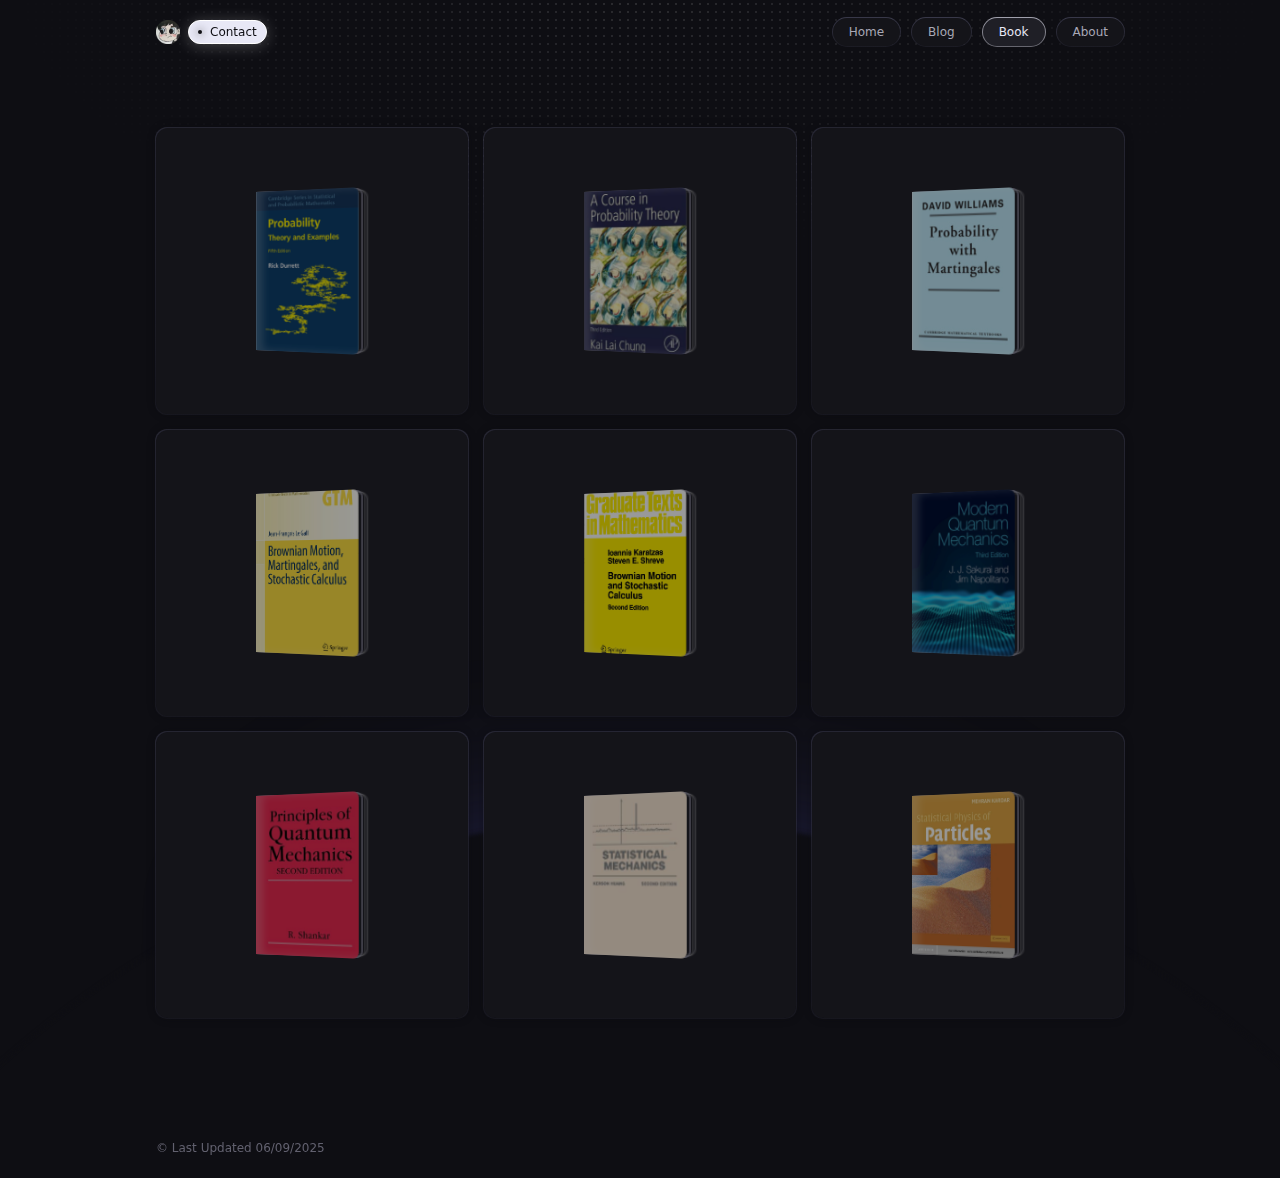
<file: book.html>
<!DOCTYPE html>
<html lang="zh-CN">
<!-- © 2025 Asorn (https://asorn.cn). Designed and developed by Asorn. All rights reserved. -->
<head>
    <meta charset="UTF-8">
    <meta name="viewport" content="width=device-width, initial-scale=1.0">
    <title>LU Shan - Recommended Books</title>
    <link rel="stylesheet" href="./css/style.min.css">
    <link rel="shortcut icon" href="./assets/public/favicon.svg" />
</head>

<body>
    <canvas class="fireworks"></canvas>
    <div class="head" id="headscrollbg">
        <div class="main">
            <div class="main-left">
                <a href="./index.html" class="logo"><img height= 24px width= 24px src="./assets/public/logo_graph.png"></a>
                <div class="tag tag-cooperate" onclick="window.location.href='./about.html'">
                    <div class="breath-dot"></div>Contact
                </div>
            </div>
            <div class="menu" id="main-menu">
                <li class="magical btn" onclick="window.location.href='./index.html'">Home</li>
                <!-- <li class="magical btn" onclick="window.location.href='./work.html'">Work</li> -->
                <!-- <li class="magical btn" onclick="window.location.href='./tool.html'">Tool</li> -->
                <li class="magical btn" onclick="window.location.href='./blog.html'">Blog</li>
                <li class="magical btn nav" onclick="window.location.href='./book.html'">Book</li>
                <li class="magical btn" onclick="window.location.href='./about.html'">About</li>
            </div>
            <div class="menu" id="menu-expand">
                <li class="magical btn menu-expand-btn" id="menu-expand-child"><i class="icon menu-icon"></i></li>
            </div>
            <div id="menu-panel">
                <div class="menu-panel-content" id="menu-panel-content"></div>
                <div class="menu-close-btn">
                    <svg xmlns="http://www.w3.org/2000/svg" viewBox="0 0 24 24" fill="currentColor"><path d="M10.5859 12L2.79297 4.20706L4.20718 2.79285L12.0001 10.5857L19.793 2.79285L21.2072 4.20706L13.4143 12L21.2072 19.7928L19.793 21.2071L12.0001 13.4142L4.20718 21.2071L2.79297 19.7928L10.5859 12Z"></path></svg>
                </div>
            </div>
        </div>
    </div>
    <div class="book">
        <div class="book-list">
            <div class="book-list-category">
                <div class="magical item">
                    <a href="https://www.cambridge.org/hk/universitypress/subjects/statistics-probability/probability-theory-and-stochastic-processes/probability-theory-and-examples-5th-edition?format=HB" target="_blank">
                        <div class="book-item" data-cover-url="./assets/book/DurrettProb.png">
                            <div class="b-wrapper b-page b-back"></div>
                            <div class="b-wrapper b-page b-four"></div>
                            <div class="b-wrapper b-page b-three"></div>
                            <div class="b-wrapper b-page b-two"></div>
                            <div class="b-wrapper b-page b-one"><span class="b-one-title">Probability: Theory and Examples</span></div>
                            <div class="b-wrapper b-front"></div>
                        </div>
                    </a>
                </div>
                <div class="magical item">
                    <a href="https://books.google.com.hk/books/about/A_Course_in_Probability_Theory.html?id=zu80w7wd40UC&redir_esc=y" target="_blank">
                        <div class="book-item" data-cover-url="./assets/book/ChungKLProb.png">
                            <div class="b-wrapper b-page b-back"></div>
                            <div class="b-wrapper b-page b-four"></div>
                            <div class="b-wrapper b-page b-three"></div>
                            <div class="b-wrapper b-page b-two"></div>
                            <div class="b-wrapper b-page b-one"><span class="b-one-title">A Course in Probability Theory</span></div>
                            <div class="b-wrapper b-front"></div>
                        </div>
                    </a>
                </div>
                <div class="magical item">
                    <a href="https://www.cambridge.org/af/universitypress/subjects/statistics-probability/probability-theory-and-stochastic-processes/probability-martingales" target="_blank">
                        <div class="book-item" data-cover-url="./assets/book/ProbWMtg.png">
                            <div class="b-wrapper b-page b-back"></div>
                            <div class="b-wrapper b-page b-four"></div>
                            <div class="b-wrapper b-page b-three"></div>
                            <div class="b-wrapper b-page b-two"></div>
                            <div class="b-wrapper b-page b-one"><span class="b-one-title">Probability with Martingales</span></div>
                            <div class="b-wrapper b-front"></div>
                        </div>
                    </a>
                </div>
                <div class="magical item">
                    <a href="https://link.springer.com/book/10.1007/978-3-319-31089-3" target="_blank">
                        <div class="book-item" data-cover-url="./assets/book/BMMtgSC.png">
                            <div class="b-wrapper b-page b-back"></div>
                            <div class="b-wrapper b-page b-four"></div>
                            <div class="b-wrapper b-page b-three"></div>
                            <div class="b-wrapper b-page b-two"></div>
                            <div class="b-wrapper b-page b-one"><span class="b-one-title">Brownian Motion, Martingales, and Stochastic Calculus</span></div>
                            <div class="b-wrapper b-front"></div>
                        </div>
                    </a>
                </div>
                <div class="magical item">
                    <a href="https://link.springer.com/book/10.1007/978-1-4612-0949-2" target="_blank">
                        <div class="book-item" data-cover-url="./assets/book/BMSC.png">
                            <div class="b-wrapper b-page b-back"></div>
                            <div class="b-wrapper b-page b-four"></div>
                            <div class="b-wrapper b-page b-three"></div>
                            <div class="b-wrapper b-page b-two"></div>
                            <div class="b-wrapper b-page b-one"><span class="b-one-title">Brownian Motion and Stochastic Calculus</span></div>
                            <div class="b-wrapper b-front"></div>
                        </div>
                    </a>
                </div>
                <div class="magical item">
                    <a href="https://www.cambridge.org/highereducation/books/modern-quantum-mechanics/AAE1925F1A0963C6124421B03D7801AE#overview" target="_blank">
                        <div class="book-item" data-cover-url="./assets/book/MQM.png">
                            <div class="b-wrapper b-page b-back"></div>
                            <div class="b-wrapper b-page b-four"></div>
                            <div class="b-wrapper b-page b-three"></div>
                            <div class="b-wrapper b-page b-two"></div>
                            <div class="b-wrapper b-page b-one"><span class="b-one-title">Modern Quantum Mechanics</span></div>
                            <div class="b-wrapper b-front"></div>
                        </div>
                    </a>
                </div>
                <div class="magical item">
                    <a href="https://www.amazon.com/Principles-Quantum-Mechanics-2nd-Shankar/dp/0306447908" target="_blank">
                        <div class="book-item" data-cover-url="./assets/book/PQM.png">
                            <div class="b-wrapper b-page b-back"></div>
                            <div class="b-wrapper b-page b-four"></div>
                            <div class="b-wrapper b-page b-three"></div>
                            <div class="b-wrapper b-page b-two"></div>
                            <div class="b-wrapper b-page b-one"><span class="b-one-title">Principles of Quantum Mechanics</span></div>
                            <div class="b-wrapper b-front"></div>
                        </div>
                    </a>
                </div>
                <div class="magical item">
                    <a href="https://physicsgg.me/wp-content/uploads/2016/09/huang-kerson-1987-statistical-mechanics-2ed-wileyt506s.pdf" target="_blank">
                        <div class="book-item" data-cover-url="./assets/book/HksSM.png">
                            <div class="b-wrapper b-page b-back"></div>
                            <div class="b-wrapper b-page b-four"></div>
                            <div class="b-wrapper b-page b-three"></div>
                            <div class="b-wrapper b-page b-two"></div>
                            <div class="b-wrapper b-page b-one"><span class="b-one-title">Statistical mechanics</span></div>
                            <div class="b-wrapper b-front"></div>
                        </div>
                    </a>
                </div>
                <div class="magical item">
                    <a href="https://www.cambridge.org/highereducation/books/statistical-physics-of-particles/3CC2F33BD9F8DC56758DBDDB5B870558#overview" target="_blank">
                        <div class="book-item" data-cover-url="./assets/book/SPP.png">
                            <div class="b-wrapper b-page b-back"></div>
                            <div class="b-wrapper b-page b-four"></div>
                            <div class="b-wrapper b-page b-three"></div>
                            <div class="b-wrapper b-page b-two"></div>
                            <div class="b-wrapper b-page b-one"><span class="b-one-title">Statistical Physics of Particles</span></div>
                            <div class="b-wrapper b-front"></div>
                        </div>
                    </a>
                </div>
                <!-- <div class="magical item">
                    <a href="https://book.douban.com/subject/26851515/" target="_blank">
                        <div class="book-item" data-cover-url="./assets/book/aroundyoudesignforyou.png">
                            <div class="b-wrapper b-page b-back"></div>
                            <div class="b-wrapper b-page b-four"></div>
                            <div class="b-wrapper b-page b-three"></div>
                            <div class="b-wrapper b-page b-two"></div>
                            <div class="b-wrapper b-page b-one"><span class="b-one-title">Book Name</span></div>
                            <div class="b-wrapper b-front"></div>
                        </div>
                    </a>
                </div>
                <div class="magical item">
                    <a href="https://book.douban.com/subject/1395495/" target="_blank">
                        <div class="book-item" data-cover-url="./assets/book/aroundyoudesignforyou.png">
                            <div class="b-wrapper b-page b-back"></div>
                            <div class="b-wrapper b-page b-four"></div>
                            <div class="b-wrapper b-page b-three"></div>
                            <div class="b-wrapper b-page b-two"></div>
                            <div class="b-wrapper b-page b-one"><span class="b-one-title">Book Name</span></div>
                            <div class="b-wrapper b-front"></div>
                        </div>
                    </a>
                </div>
                <div class="magical item">
                    <a href="https://book.douban.com/subject/36953796/" target="_blank">
                        <div class="book-item" data-cover-url="./assets/book/aroundyoudesignforyou.png">
                            <div class="b-wrapper b-page b-back"></div>
                            <div class="b-wrapper b-page b-four"></div>
                            <div class="b-wrapper b-page b-three"></div>
                            <div class="b-wrapper b-page b-two"></div>
                            <div class="b-wrapper b-page b-one"><span class="b-one-title">Book Name</span></div>
                            <div class="b-wrapper b-front"></div>
                        </div>
                    </a>
                </div>
            </div>
            <div class="category-divider"></div>
            <div class="book-list-category">
                <div class="magical item">
                    <a href="https://book.douban.com/subject/3674537/" target="_blank">
                        <div class="book-item" data-cover-url="./assets/book/aroundyoudesignforyou.png">
                            <div class="b-wrapper b-page b-back"></div>
                            <div class="b-wrapper b-page b-four"></div>
                            <div class="b-wrapper b-page b-three"></div>
                            <div class="b-wrapper b-page b-two"></div>
                            <div class="b-wrapper b-page b-one"><span class="b-one-title">Book Name</span></div>
                            <div class="b-wrapper b-front"></div>
                        </div>
                    </a>
                </div>
                <div class="magical item">
                    <a href="https://book.douban.com/subject/6126929/" target="_blank">
                        <div class="book-item" data-cover-url="./assets/book/aroundyoudesignforyou.png">
                            <div class="b-wrapper b-page b-back"></div>
                            <div class="b-wrapper b-page b-four"></div>
                            <div class="b-wrapper b-page b-three"></div>
                            <div class="b-wrapper b-page b-two"></div>
                            <div class="b-wrapper b-page b-one"><span class="b-one-title">Book Name</span></div>
                            <div class="b-wrapper b-front"></div>
                        </div>
                    </a>
                </div>
                <div class="magical item">
                    <a href="https://book.douban.com/subject/26672693/" target="_blank">
                        <div class="book-item" data-cover-url="./assets/book/aroundyoudesignforyou.png">
                            <div class="b-wrapper b-page b-back"></div>
                            <div class="b-wrapper b-page b-four"></div>
                            <div class="b-wrapper b-page b-three"></div>
                            <div class="b-wrapper b-page b-two"></div>
                            <div class="b-wrapper b-page b-one"><span class="b-one-title">Book Name</span></div>
                            <div class="b-wrapper b-front"></div>
                        </div>
                    </a>
                </div>
                <div class="magical item">
                    <a href="https://book.douban.com/subject/34672132/" target="_blank">
                        <div class="book-item" data-cover-url="./assets/book/aroundyoudesignforyou.png">
                            <div class="b-wrapper b-page b-back"></div>
                            <div class="b-wrapper b-page b-four"></div>
                            <div class="b-wrapper b-page b-three"></div>
                            <div class="b-wrapper b-page b-two"></div>
                            <div class="b-wrapper b-page b-one"><span class="b-one-title">Book Name</span></div>
                            <div class="b-wrapper b-front"></div>
                        </div>
                    </a>
                </div> -->
            </div>
        </div>
    </div>
    <div class="footer">
        <div class="footer-content">
            <div class="copyright">
                <div>© Last Updated 06/09/2025</div>
                <span><!-- |</span>
                <div class="fillings">
                    <a href="https://asorn.cn/" target="_blank">Your filing number</a>
                </div> -->
            </div>
            <!-- <div class="friends">
                <a href="https://zdo.fun/" target="_blank">ZDO</a>
                <a href="https://larkmap.com/" target="_blank">Larkmap</a>
                <a href="https://qingicon.com/" target="_blank">QingIcon</a>
            </div> -->
        </div>
    </div>
    <div class="widget">
        <div class="shape-light"></div>
        <div class="shape-star">
            <div class="rising-stars rising-stars-visible">
                <div style="height:1px;width:1px"></div>
                <div style="height:2px;width:2px"></div>
                <div style="height:1px;width:1px"></div>
            </div>
        </div>
        <div class="shape-earth"></div>
    </div>
    <div class="widget-top"></div>
</body>
<script src="./js/main.min.js"></script>
<script src='./js/anime.js'></script>
<script src='./js/firework.js'></script>

</html>
</file>
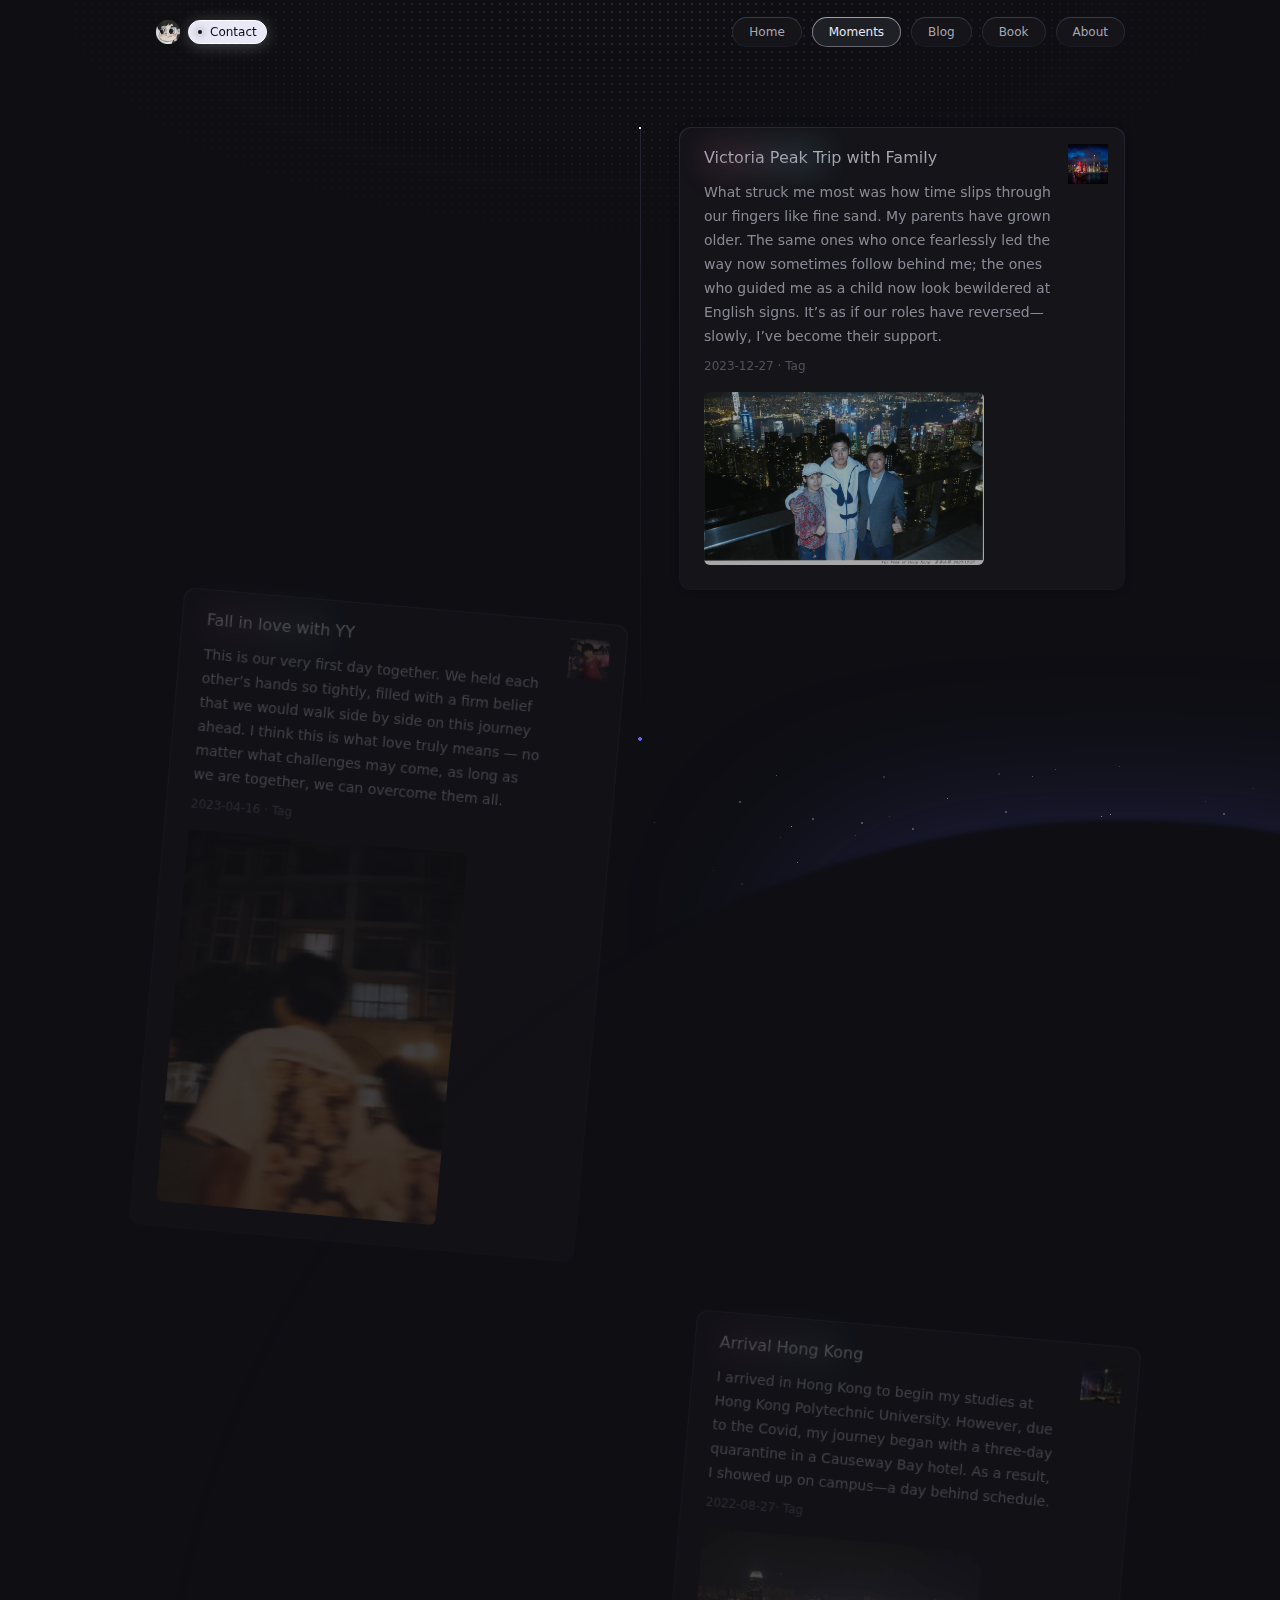
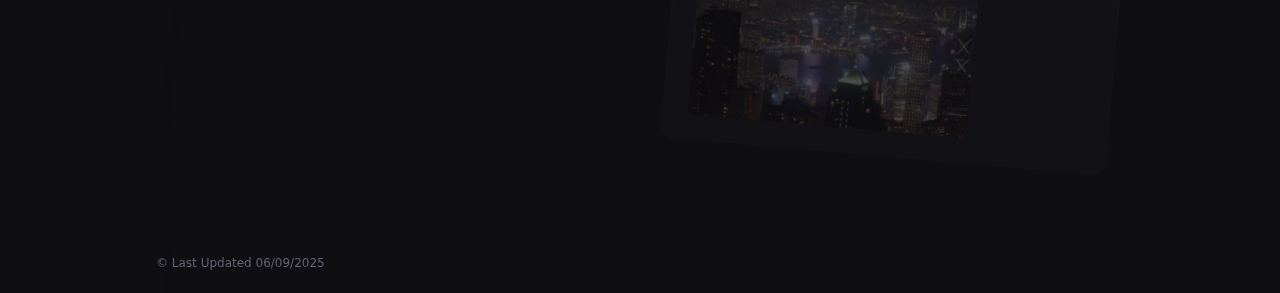
<file: moment.html>
<!DOCTYPE html>
<html lang="zh-CN">
<!-- © 2025 Asorn (https://asorn.cn). Designed and developed by Asorn. All rights reserved. -->
<head>
    <meta charset="UTF-8">
    <meta name="viewport" content="width=device-width, initial-scale=1.0">
    <title>Moments</title>
    <link rel="stylesheet" href="./css/style.min.css">
    <link rel="shortcut icon" href="./assets/public/favicon.svg" />
</head>

<body>
    <canvas class="fireworks"></canvas>
    <div class="head" id="headscrollbg">
        <div class="main">
            <div class="main-left">
                <a href="./index.html" class="logo"><img height= 24px width= 24px src="./assets/public/logo_graph.png"></a>
                <div class="tag tag-cooperate" onclick="window.location.href='./about.html'">
                    <div class="breath-dot"></div>Contact
                </div>
            </div>
            <div class="menu" id="main-menu">
                <li class="magical btn" onclick="window.location.href='./index.html'">Home</li>
                <!-- <li class="magical btn" onclick="window.location.href='./work.html'">Work</li> -->
                <li class="magical btn nav" onclick="window.location.href='./moment.html'">Moments</li>
                <li class="magical btn" onclick="window.location.href='./blog.html'">Blog</li>
                <li class="magical btn" onclick="window.location.href='./book.html'">Book</li>
                <li class="magical btn" onclick="window.location.href='./about.html'">About</li>
            </div>
            <div class="menu" id="menu-expand">
                <li class="magical btn menu-expand-btn" id="menu-expand-child"><i class="icon menu-icon"></i></li>
            </div>
            <div id="menu-panel">
                <div class="menu-panel-content" id="menu-panel-content"></div>
                <div class="menu-close-btn">
                    <svg xmlns="http://www.w3.org/2000/svg" viewBox="0 0 24 24" fill="currentColor"><path d="M10.5859 12L2.79297 4.20706L4.20718 2.79285L12.0001 10.5857L19.793 2.79285L21.2072 4.20706L13.4143 12L21.2072 19.7928L19.793 21.2071L12.0001 13.4142L4.20718 21.2071L2.79297 19.7928L10.5859 12Z"></path></svg>
                </div>
            </div>
        </div>
    </div>
    <div class="tool">
        <div class="scroll-indicator">
            <div class="scroll-thumb"></div>
        </div>
        <div class="tool-list">
            <div class="tool-list-item">
                <div class="magical item">
                    <a href="https://shanlu.cc" target="_blank">
                        <div class="card">
                            <div class="card-left">
                                <div class="title">
                                    <div class="name">Victoria Peak Trip with Family</div>
                                    <div class="link"> ↗</div>
                                </div>
                                <div class="desc">What struck me most was how time slips through our fingers like fine sand. My parents have grown older. The same ones who once fearlessly led the way now sometimes follow behind me; the ones who guided me as a child now look bewildered at English signs. It’s as if our roles have reversed—slowly, I’ve become their support.</div>
                                <div class="time">2023-12-27 · Tag</div>
                                <div class="pic"><img src="./assets/moments/PeakwFamily/Background.jpg" alt=""></div>
                            </div>
                            <div class="logo"><img src="./assets/moments/PeakwFamily/Logo.jpg" alt=""></div>
                        </div>
                    </a>
                </div>
            </div>
            <div class="tool-list-item">
                <div class="magical item">
                    <a href="https://shanlu.cc" target="_blank">
                        <div class="card">
                            <div class="card-left">
                                <div class="title">
                                    <div class="name">Fall in love with YY</div>
                                    <div class="link"> ↗</div>
                                </div>
                                <div class="desc">This is our very first day together. We held each other’s hands so tightly, filled with a firm belief that we would walk side by side on this journey ahead. I think this is what love truly means — no matter what challenges may come, as long as we are together, we can overcome them all.</div>
                                <div class="time">2023-04-16 · Tag</div>
                                <div class="pic"><img src="./assets/moments/FirstDay4Love/Background.jpg" alt=""></div>
                            </div>
                            <div class="logo"><img src="./assets/moments/FirstDay4Love/Logo.jpg" alt=""></div>
                        </div>
                    </a>
                </div>
            </div>
            <div class="tool-list-item">
                <div class="magical item">
                    <a href="https://shanlu.cc" target="_blank">
                        <div class="card">
                            <div class="card-left">
                                <div class="title">
                                    <div class="name">Arrival Hong Kong</div>
                                    <div class="link"> ↗</div>
                                </div>
                                <div class="desc">I arrived in Hong Kong to begin my studies at Hong Kong Polytechnic University. However, due to the Covid, my journey began with a three-day quarantine in a Causeway Bay hotel. As a result, I showed up on campus—a day behind schedule.</div>
                                <div class="time">2022-08-27· Tag</div>
                                <div class="pic"><img src="./assets/moments/ArrivalHK/Background.jpg" alt=""></div>
                            </div>
                            <div class="logo"><img src="./assets/moments/ArrivalHK/Logo.jpg" alt=""></div>
                        </div>
                    </a>
                </div>
            </div>
            <!-- <div class="tool-list-item">
                <div class="magical item">
                    <a href="https://github.com/asorn/asorn-open-2025" target="_blank">
                        <div class="card">
                            <div class="card-left">
                                <div class="title">
                                    <div class="name">Asorn Open 2025</div>
                                    <div class="link"> ↗</div>
                                </div>
                                <div class="desc">My blog is open sourced! Latest version in 2025.</div>
                                <div class="time">2024-03-26 · Tag</div>
                                <div class="pic"><img src="./assets/moments/asornopen-pic.png" alt=""></div>
                            </div>
                            <div class="logo"><img src="./assets/moments/asorn.png" alt=""></div>
                        </div>
                    </a>
                </div>
            </div> -->
           <!--  <div class="tool-list-item">
                <div class="magical item">
                    <a href="https://github.com/asorn/asorn-open-2025" target="_blank">
                        <div class="card">
                            <div class="card-left">
                                <div class="title">
                                    <div class="name">Asorn Open 2025</div>
                                    <div class="link"> ↗</div>
                                </div>
                                <div class="desc">My blog is open sourced! Latest version in 2025.</div>
                                <div class="time">2024-03-26 · Tag</div>
                                <div class="pic"><img src="./assets/tool/asornopen-pic.png" alt=""></div>
                            </div>
                            <div class="logo"><img src="./assets/tool/asorn.png" alt=""></div>
                        </div>
                    </a>
                </div>
            </div>
            <div class="tool-list-item">
                <div class="magical item">
                    <a href="https://github.com/asorn/asorn-open-2025" target="_blank">
                        <div class="card">
                            <div class="card-left">
                                <div class="title">
                                    <div class="name">Asorn Open 2025</div>
                                    <div class="link"> ↗</div>
                                </div>
                                <div class="desc">My blog is open sourced! Latest version in 2025.</div>
                                <div class="time">2024-03-26 · Tag</div>
                                <div class="pic"><img src="./assets/tool/asornopen-pic.png" alt=""></div>
                            </div>
                            <div class="logo"><img src="./assets/tool/asorn.png" alt=""></div>
                        </div>
                    </a>
                </div>
            </div> -->
            <!-- <div class="tool-list-item">
                <div class="magical item">
                    <a href="https://github.com/asorn/asorn-open-2025" target="_blank">
                        <div class="card">
                            <div class="card-left">
                                <div class="title">
                                    <div class="name">Asorn Open 2025</div>
                                    <div class="link"> ↗</div>
                                </div>
                                <div class="desc">My blog is open sourced! Latest version in 2025.</div>
                                <div class="time">2024-03-26 · Tag</div>
                                <div class="pic"><img src="./assets/tool/asornopen-pic.png" alt=""></div>
                            </div>
                            <div class="logo"><img src="./assets/tool/asorn.png" alt=""></div>
                        </div>
                    </a>
                </div>
            </div>
            <div class="tool-list-item">
                <div class="magical item">
                    <a href="https://github.com/asorn/asorn-open-2025" target="_blank">
                        <div class="card">
                            <div class="card-left">
                                <div class="title">
                                    <div class="name">Asorn Open 2025</div>
                                    <div class="link"> ↗</div>
                                </div>
                                <div class="desc">My blog is open sourced! Latest version in 2025.</div>
                                <div class="time">2024-03-26 · Tag</div>
                                <div class="pic"><img src="./assets/tool/asornopen-pic.png" alt=""></div>
                            </div>
                            <div class="logo"><img src="./assets/tool/asorn.png" alt=""></div>
                        </div>
                    </a>
                </div>
            </div>
            <div class="tool-list-item">
                <div class="magical item">
                    <a href="https://github.com/asorn/asorn-open-2025" target="_blank">
                        <div class="card">
                            <div class="card-left">
                                <div class="title">
                                    <div class="name">Asorn Open 2025</div>
                                    <div class="link"> ↗</div>
                                </div>
                                <div class="desc">My blog is open sourced! Latest version in 2025.</div>
                                <div class="time">2024-03-26 · Tag</div>
                                <div class="pic"><img src="./assets/tool/asornopen-pic.png" alt=""></div>
                            </div>
                            <div class="logo"><img src="./assets/tool/asorn.png" alt=""></div>
                        </div>
                    </a>
                </div>
            </div> -->
        </div>
    </div>
    <div class="footer">
        <div class="footer-content">
            <div class="copyright">
                <div>© Last Updated 06/09/2025</div>
                <!-- <span>|</span>
                <div class="fillings">
                    <a href="https://asorn.cn/" target="_blank">Your filing number</a>
                </div>
            </div>
            <div class="friends">
                <a href="https://zdo.fun/" target="_blank">ZDO</a>
                <a href="https://larkmap.com/" target="_blank">Larkmap</a>
                <a href="https://qingicon.com/" target="_blank">QingIcon</a>
            </div> -->
        </div>
    </div>
    <div class="widget">
        <div class="shape-light"></div>
        <div class="shape-star">
            <div class="rising-stars rising-stars-visible">
                <div style="height:1px;width:1px"></div>
                <div style="height:2px;width:2px"></div>
                <div style="height:1px;width:1px"></div>
            </div>
        </div>
        <div class="shape-earth"></div>
    </div>
    <div class="widget-top"></div>
</body>
<script src="./js/main.min.js"></script>
<script src='./js/anime.js'></script>
<script src='./js/firework.js'></script>

</html>
</file>
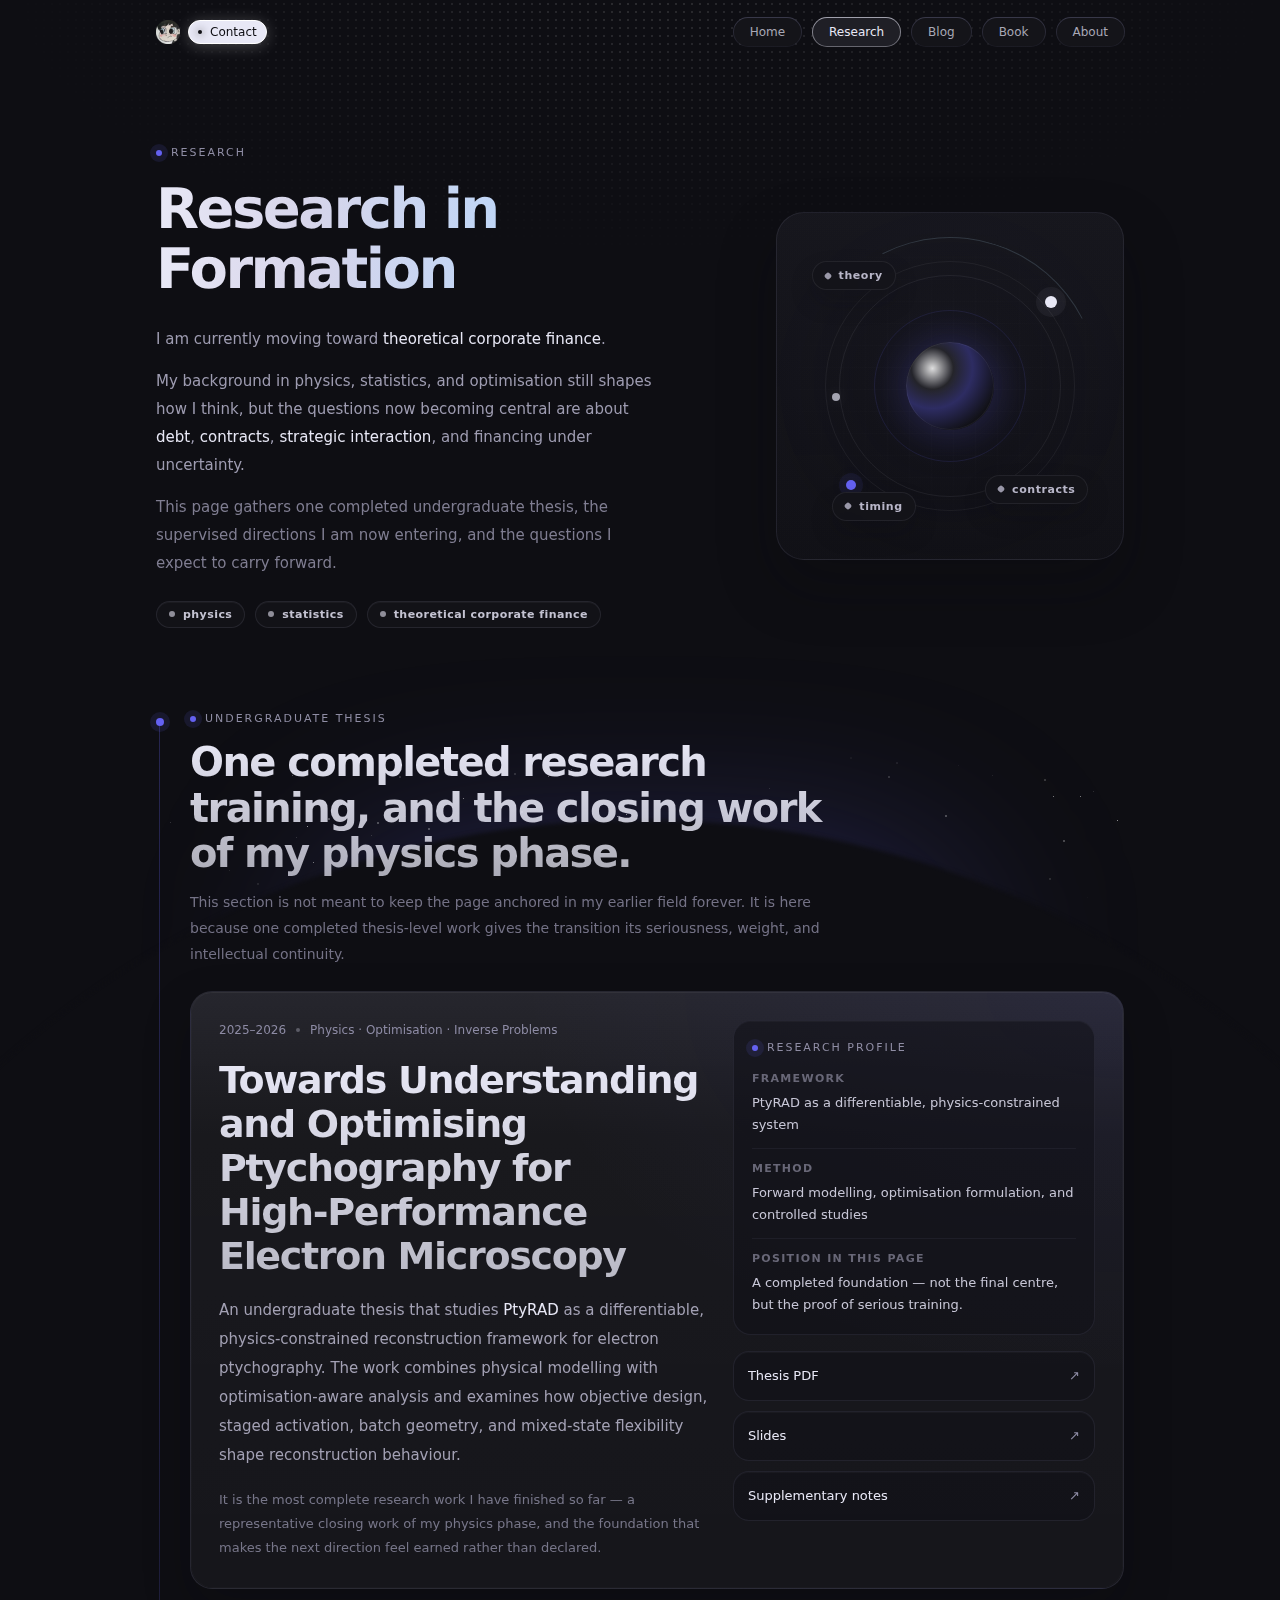
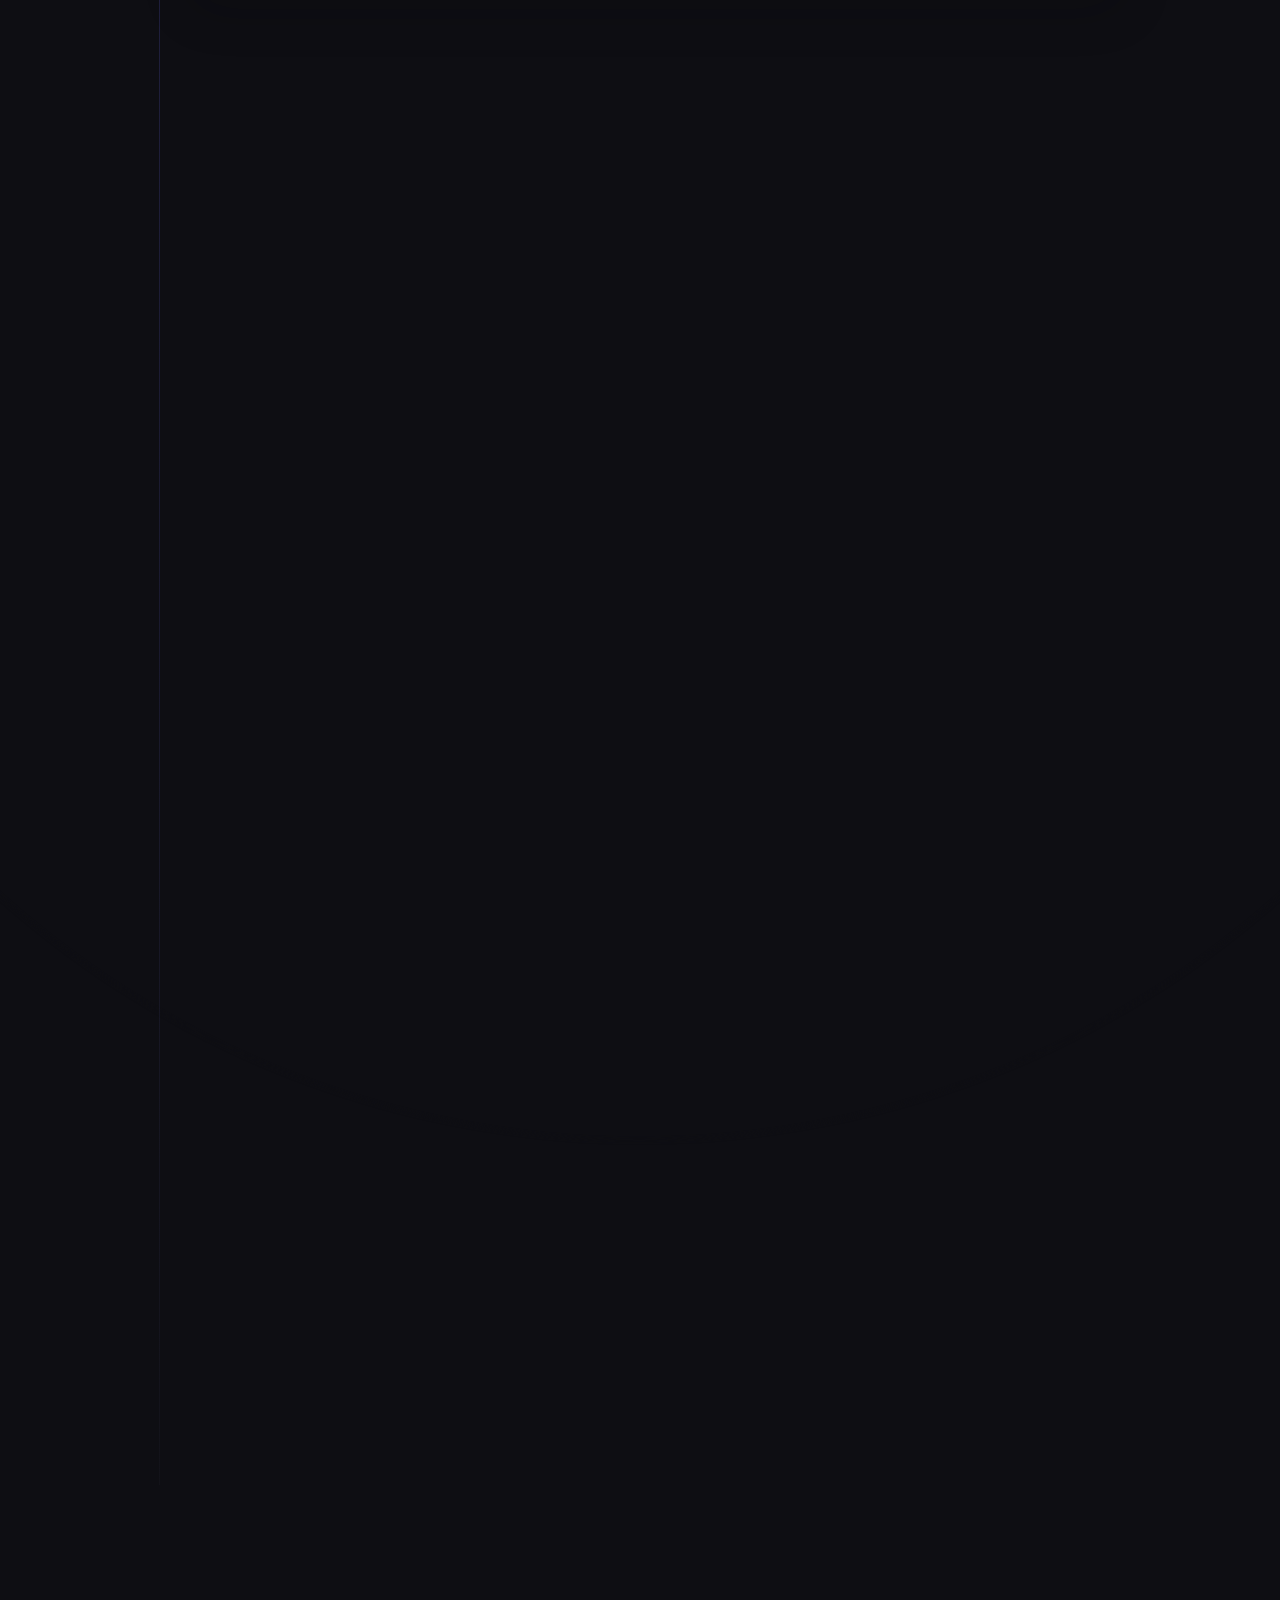
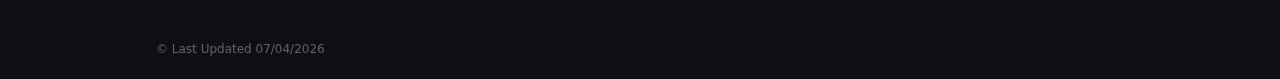
<file: research.html>
<!DOCTYPE html>
<html lang="zh-CN">
<!-- © 2026 LU Shan. Personal website page extension. -->
<head>
    <meta charset="UTF-8">
    <meta name="viewport" content="width=device-width, initial-scale=1.0">
    <title>LU Shan — Research in Formation</title>
    <meta name="description" content="Research in formation — one completed undergraduate thesis, current supervised directions, and future questions shaping LU Shan's move toward theoretical corporate finance.">
    <link rel="stylesheet" href="./css/style.min.css">
    <link rel="shortcut icon" href="./assets/public/favicon.svg" />
    <style>
        .research-page {
            display: flex;
            justify-content: center;
            align-items: center;
            --mw: 968px;
            flex-direction: column;
            gap: 82px;
            padding: 144px 40px 76px 40px;
            overflow: visible;
        }

        .research-shell {
            width: 100%;
            max-width: var(--mw);
        }

        .research-compat-shims {
            display: none !important;
        }

        .research-page .research-kicker,
        .research-page .research-section-kicker,
        .research-page .research-mini-kicker,
        .research-page .research-meta-kicker {
            width: fit-content;
            display: inline-flex;
            align-items: center;
            gap: 9px;
            font-size: 11px;
            line-height: 18px;
            font-weight: 500;
            letter-spacing: 0.18em;
            text-transform: uppercase;
            color: #8F8DA4;
        }

        .research-page .research-kicker::before,
        .research-page .research-section-kicker::before,
        .research-page .research-mini-kicker::before,
        .research-page .research-meta-kicker::before {
            content: '';
            width: 6px;
            height: 6px;
            border-radius: 999px;
            background: #6461F1;
            box-shadow: 0 0 0 6px rgba(100, 97, 241, 0.12);
            flex-shrink: 0;
        }

        .research-page .research-hero {
            display: grid;
            grid-template-columns: minmax(0, 1.08fr) minmax(300px, 0.92fr);
            gap: 44px;
            align-items: center;
        }

        .research-page .research-hero-copy {
            display: flex;
            flex-direction: column;
            align-items: flex-start;
        }

        .research-page .research-title {
            display: inline-block;
            margin-top: 18px;
            padding-right: 0.12em;
            font-size: clamp(40px, 6vw, 56px);
            line-height: 1.08;
            font-weight: 700;
            letter-spacing: -0.045em;
            background: linear-gradient(90deg, #E8E8F6 0%, #D7D5EA 30%, #BFD6F7 70%, #E8C6B0 100%);
            background-clip: text;
            -webkit-background-clip: text;
            -webkit-text-fill-color: transparent;
            text-rendering: geometricPrecision;
        }

        .research-page .research-hero-copy-group {
            margin-top: 24px;
            max-width: 628px;
            display: flex;
            flex-direction: column;
            gap: 14px;
        }

        .research-page .research-hero-line {
            font-size: 15px;
            line-height: 28px;
            color: #9E9CB1;
        }

        .research-page .research-hero-line strong {
            font-size: inherit;
            line-height: inherit;
            font-weight: 500;
            color: #E8E8F6;
        }

        .research-page .research-hero-soft {
            color: #7F7D91;
        }

        .research-page .research-hero-pill-row {
            margin-top: 24px;
            display: flex;
            flex-wrap: wrap;
            gap: 10px;
        }

        .research-page .research-hero-pill {
            display: inline-flex;
            align-items: center;
            gap: 8px;
            padding: 7px 12px;
            border-radius: 999px;
            border: 1px solid rgba(120, 120, 146, 0.18);
            background: rgba(20, 20, 25, 0.74);
            color: #C4C3D2;
            font-size: 11px;
            line-height: 1;
            font-weight: 600;
            letter-spacing: 0.04em;
            box-shadow: inset 0 1px 0 rgba(255, 255, 255, 0.04);
            backdrop-filter: blur(10px);
            -webkit-backdrop-filter: blur(10px);
        }

        .research-page .research-hero-pill::before {
            content: '';
            width: 6px;
            height: 6px;
            border-radius: 999px;
            background: currentColor;
            opacity: 0.7;
            flex-shrink: 0;
        }

        .research-page .research-hero-visual {
            display: flex;
            justify-content: flex-end;
        }

        .research-page .research-orbit {
            position: relative;
            width: min(100%, 348px);
            aspect-ratio: 1;
            border-radius: 28px;
            overflow: hidden;
            background:
                radial-gradient(circle at 50% 50%, rgba(100, 97, 241, 0.10) 0%, rgba(20, 20, 25, 0.16) 34%, rgba(14, 14, 19, 0.02) 72%),
                linear-gradient(180deg, rgba(24, 24, 31, 0.94) 0%, rgba(17, 17, 23, 0.92) 100%);
            border: 1px solid rgba(94, 95, 118, 0.22);
            box-shadow: 0 26px 58px rgba(10, 10, 14, 0.28);
            isolation: isolate;
        }

        .research-page .research-orbit::before {
            content: '';
            position: absolute;
            inset: 0;
            background-image:
                linear-gradient(90deg, rgba(232, 232, 246, 0.028) 1px, transparent 1px),
                linear-gradient(180deg, rgba(232, 232, 246, 0.028) 1px, transparent 1px);
            background-size: 22px 22px;
            mask-image: radial-gradient(circle at center, rgba(0, 0, 0, 0.95) 32%, transparent 84%);
            -webkit-mask-image: radial-gradient(circle at center, rgba(0, 0, 0, 0.95) 32%, transparent 84%);
            opacity: 0.42;
            z-index: 0;
        }

        .research-page .research-orbit::after {
            content: '';
            position: absolute;
            inset: 14%;
            border-radius: 999px;
            border: 1px solid rgba(232, 232, 246, 0.06);
            animation: researchOrbitSpin 28s linear infinite;
            z-index: 1;
        }

        .research-page .research-core {
            position: absolute;
            top: 50%;
            left: 50%;
            width: 88px;
            height: 88px;
            border-radius: 999px;
            transform: translate(-50%, -50%);
            background: radial-gradient(circle at 30% 30%, rgba(255, 255, 255, 0.86), rgba(255, 255, 255, 0.08) 24%, rgba(100, 97, 241, 0.34) 46%, rgba(14, 14, 19, 0) 76%), rgba(18, 18, 24, 0.96);
            box-shadow: 0 0 34px rgba(100, 97, 241, 0.18), inset 0 0 0 1px rgba(232, 232, 246, 0.06);
            animation: researchCorePulse 5.6s ease-in-out infinite;
            z-index: 3;
        }

        .research-page .research-orbit-ring,
        .research-page .research-orbit-ring-alt {
            position: absolute;
            inset: 18%;
            border-radius: 999px;
            border: 1px solid rgba(232, 232, 246, 0.07);
            z-index: 2;
        }

        .research-page .research-orbit-ring {
            animation: researchOrbitDrift 18s linear infinite;
        }

        .research-page .research-orbit-ring-alt {
            inset: 28%;
            border-color: rgba(100, 97, 241, 0.13);
            animation: researchOrbitReverse 22s linear infinite;
        }

        .research-page .research-orbit-arc {
            position: absolute;
            inset: 7%;
            border-radius: 999px;
            border-top: 1px solid rgba(188, 233, 255, 0.16);
            border-left: 1px solid transparent;
            border-right: 1px solid transparent;
            border-bottom: 1px solid transparent;
            transform: rotate(18deg);
            z-index: 2;
        }

        .research-page .research-orbit-node,
        .research-page .research-orbit-node-soft,
        .research-page .research-orbit-node-accent {
            position: absolute;
            border-radius: 999px;
            z-index: 4;
        }

        .research-page .research-orbit-node {
            width: 12px;
            height: 12px;
            top: 24%;
            right: 19%;
            background: #E8E8F6;
            box-shadow: 0 0 0 9px rgba(232, 232, 246, 0.05), 0 0 20px rgba(232, 232, 246, 0.1);
            animation: researchNodeFloat 5.4s ease-in-out infinite;
        }

        .research-page .research-orbit-node-soft {
            width: 8px;
            height: 8px;
            left: 16%;
            top: 52%;
            background: rgba(232, 232, 246, 0.68);
            box-shadow: 0 0 16px rgba(232, 232, 246, 0.14);
            animation: researchNodeFloat 6.4s ease-in-out infinite;
        }

        .research-page .research-orbit-node-accent {
            width: 10px;
            height: 10px;
            left: 20%;
            bottom: 20%;
            background: #6461F1;
            box-shadow: 0 0 0 7px rgba(100, 97, 241, 0.08), 0 0 18px rgba(100, 97, 241, 0.16);
            animation: researchNodeFloat 5.9s ease-in-out infinite;
        }

        .research-page .research-orbit-chip {
            position: absolute;
            display: inline-flex;
            align-items: center;
            gap: 8px;
            padding: 8px 12px;
            border-radius: 999px;
            border: 1px solid rgba(232, 232, 246, 0.08);
            background: rgba(20, 20, 25, 0.72);
            color: #B8B6C8;
            font-size: 11px;
            line-height: 1;
            font-weight: 600;
            letter-spacing: 0.05em;
            text-transform: lowercase;
            backdrop-filter: blur(10px);
            -webkit-backdrop-filter: blur(10px);
            box-shadow: 0 12px 24px rgba(10, 10, 14, 0.18);
            z-index: 5;
        }

        .research-page .research-orbit-chip::before {
            content: '';
            width: 6px;
            height: 6px;
            border-radius: 2px;
            transform: rotate(45deg);
            background: currentColor;
            opacity: 0.82;
            flex-shrink: 0;
        }

        .research-page .research-chip-one {
            left: 10%;
            top: 14%;
        }

        .research-page .research-chip-two {
            right: 10%;
            bottom: 16%;
        }

        .research-page .research-chip-three {
            left: 16%;
            bottom: 11%;
        }

        .research-page .research-flow {
            position: relative;
            width: 100%;
            max-width: var(--mw);
            display: flex;
            flex-direction: column;
            gap: 74px;
            padding-left: 34px;
        }

        .research-page .research-flow::before {
            content: '';
            position: absolute;
            left: 3px;
            top: 10px;
            bottom: 18px;
            width: 1px;
            background: linear-gradient(180deg, rgba(100, 97, 241, 0.28) 0%, rgba(78, 78, 100, 0.08) 100%);
            pointer-events: none;
        }

        .research-page .research-section {
            position: relative;
            display: flex;
            flex-direction: column;
            gap: 24px;
        }

        .research-page .research-section::before {
            content: '';
            position: absolute;
            left: -34px;
            top: 8px;
            width: 8px;
            height: 8px;
            border-radius: 999px;
            background: #6461F1;
            box-shadow: 0 0 0 6px rgba(100, 97, 241, 0.12);
        }

        .research-page .research-section-head {
            display: flex;
            flex-direction: column;
            gap: 12px;
            max-width: 660px;
        }

        .research-page .research-section-title {
            font-size: clamp(28px, 5vw, 40px);
            line-height: 1.14;
            font-weight: 700;
            letter-spacing: -0.04em;
            background: linear-gradient(180deg, #E8E8F6 0%, rgba(232, 232, 246, 0.72) 100%);
            background-clip: text;
            -webkit-background-clip: text;
            -webkit-text-fill-color: transparent;
        }

        .research-page .research-section-copy {
            font-size: 14px;
            line-height: 26px;
            color: #747286;
            max-width: 640px;
        }

        .research-page .research-card {
            position: relative;
            overflow: hidden;
            border-radius: 22px;
            padding: 28px;
            border: 1px solid rgba(92, 92, 116, 0.24);
            background:
                radial-gradient(120% 120% at 100% 0%, var(--research-tint, rgba(232, 232, 246, 0.05)) 0%, transparent 54%),
                linear-gradient(180deg, rgba(255, 255, 255, 0.028) 0%, rgba(255, 255, 255, 0.012) 100%),
                rgba(20, 20, 25, 0.9);
            box-shadow: inset 0 1px 0 rgba(255, 255, 255, 0.04), 0 20px 48px rgba(10, 10, 14, 0.22);
            transition: transform 0.28s ease, border-color 0.28s ease, box-shadow 0.28s ease;
        }

        .research-page .research-card::before {
            content: '';
            position: absolute;
            inset: 0;
            background: linear-gradient(180deg, rgba(110, 110, 138, 0.14) 0%, rgba(110, 110, 138, 0) 24%);
            pointer-events: none;
            z-index: 0;
        }

        .research-page .research-card::after {
            content: '';
            position: absolute;
            inset: 0;
            border-radius: inherit;
            box-shadow: inset 0 0 0 1px rgba(255, 255, 255, 0.02);
            pointer-events: none;
        }

        .research-page .research-card:hover {
            transform: translateY(-2px);
            border-color: rgba(120, 120, 148, 0.32);
            box-shadow: inset 0 1px 0 rgba(255, 255, 255, 0.05), 0 26px 54px rgba(10, 10, 14, 0.25);
        }

        .research-page .research-card > * {
            position: relative;
            z-index: 1;
        }

        .research-page .research-card-link,
        .research-page .research-text-link {
            color: #E8E8F6;
            text-decoration: none;
            transition: color 0.22s ease;
        }

        .research-page .research-text-link:hover,
        .research-page .research-card-link:hover {
            color: #BCE9FF;
        }

        .research-page .research-thesis-card {
            display: grid;
            grid-template-columns: minmax(0, 1.15fr) minmax(260px, 0.85fr);
            gap: 24px;
            --research-tint: rgba(100, 97, 241, 0.08);
        }

        .research-page .research-thesis-main {
            display: flex;
            flex-direction: column;
            gap: 18px;
        }

        .research-page .research-meta-row {
            display: flex;
            flex-wrap: wrap;
            align-items: center;
            gap: 10px;
            color: #8D8BA4;
            font-size: 12px;
            line-height: 20px;
        }

        .research-page .research-meta-row span {
            font-size: inherit;
            line-height: inherit;
        }

        .research-page .research-meta-dot {
            width: 4px;
            height: 4px;
            border-radius: 999px;
            background: rgba(168, 168, 182, 0.44);
            flex-shrink: 0;
        }

        .research-page .research-thesis-title {
            font-size: clamp(28px, 4.2vw, 38px);
            line-height: 1.16;
            font-weight: 650;
            letter-spacing: -0.035em;
            background: linear-gradient(180deg, #E8E8F6 0%, rgba(232, 232, 246, 0.78) 100%);
            background-clip: text;
            -webkit-background-clip: text;
            -webkit-text-fill-color: transparent;
            text-wrap: balance;
        }

        .research-page .research-thesis-summary {
            font-size: 15px;
            line-height: 29px;
            color: #A3A1B4;
        }

        .research-page .research-thesis-summary strong,
        .research-page .research-thesis-note strong,
        .research-page .research-direction-copy strong,
        .research-page .research-section-copy strong,
        .research-page .research-hero-line strong {
            font-size: inherit;
            line-height: inherit;
            font-weight: 500;
            color: #E8E8F6;
        }

        .research-page .research-thesis-note {
            font-size: 13px;
            line-height: 24px;
            color: #777689;
            max-width: 640px;
        }

        .research-page .research-thesis-side {
            display: flex;
            flex-direction: column;
            gap: 16px;
        }

        .research-page .research-side-panel {
            padding: 18px;
            border-radius: 18px;
            border: 1px solid rgba(102, 102, 126, 0.18);
            background: rgba(17, 17, 24, 0.58);
            box-shadow: inset 0 1px 0 rgba(255, 255, 255, 0.03);
        }

        .research-page .research-side-panel .research-mini-kicker {
            margin-bottom: 14px;
        }

        .research-page .research-side-grid {
            display: grid;
            gap: 12px;
        }

        .research-page .research-side-item {
            display: flex;
            flex-direction: column;
            gap: 5px;
            padding-top: 12px;
            border-top: 1px solid rgba(78, 78, 100, 0.18);
        }

        .research-page .research-side-item:first-child {
            padding-top: 0;
            border-top: none;
        }

        .research-page .research-side-label {
            font-size: 11px;
            line-height: 16px;
            font-weight: 600;
            letter-spacing: 0.12em;
            text-transform: uppercase;
            color: #686777;
        }

        .research-page .research-side-value {
            font-size: 13px;
            line-height: 22px;
            color: #C7C6D6;
        }

        .research-page .research-link-cluster {
            display: flex;
            flex-direction: column;
            gap: 10px;
        }

        .research-page .research-link-item {
            display: flex;
            align-items: center;
            justify-content: space-between;
            gap: 12px;
            padding: 13px 14px;
            border-radius: 16px;
            border: 1px solid rgba(108, 108, 132, 0.18);
            background: rgba(17, 17, 24, 0.58);
            box-shadow: inset 0 1px 0 rgba(255, 255, 255, 0.03);
            color: #E8E8F6;
            text-decoration: none;
            transition: transform 0.24s ease, border-color 0.24s ease, color 0.24s ease;
        }

        .research-page .research-link-item span,
        .research-page .research-link-item strong {
            font-size: 13px;
            line-height: 22px;
        }

        .research-page .research-link-item strong {
            font-weight: 500;
            color: inherit;
        }

        .research-page .research-link-item .research-link-arrow {
            font-size: 13px;
            line-height: 1;
            color: #8D8BA4;
            transition: transform 0.24s ease, color 0.24s ease;
        }

        .research-page .research-link-item:hover {
            transform: translateY(-1px);
            border-color: rgba(128, 128, 156, 0.28);
            color: #FFFFFF;
        }

        .research-page .research-link-item:hover .research-link-arrow {
            transform: translate(2px, -2px);
            color: #CFCDE1;
        }

        .research-page .research-directions-grid {
            display: grid;
            grid-template-columns: minmax(0, 1.08fr) minmax(0, 0.92fr);
            gap: 18px;
        }

        .research-page .research-direction-card {
            display: flex;
            flex-direction: column;
            gap: 18px;
            min-height: 308px;
            padding-top: 24px;
        }

        .research-page .research-direction-primary {
            --research-tint: rgba(100, 97, 241, 0.10);
        }

        .research-page .research-direction-secondary {
            --research-tint: rgba(123, 212, 255, 0.08);
        }

        .research-page .research-direction-top {
            display: flex;
            justify-content: space-between;
            align-items: flex-start;
            gap: 14px;
        }

        .research-page .research-direction-meta {
            max-width: 78%;
            font-size: 11px;
            line-height: 18px;
            font-weight: 600;
            letter-spacing: 0.12em;
            text-transform: uppercase;
            color: #7C7A8F;
        }

        .research-page .research-direction-symbol {
            flex-shrink: 0;
            width: 36px;
            height: 36px;
            position: relative;
        }

        .research-page .research-direction-symbol.primary::before,
        .research-page .research-direction-symbol.primary::after {
            content: '';
            position: absolute;
            inset: 0;
            border-radius: 999px;
            border: 1px solid rgba(100, 97, 241, 0.34);
        }

        .research-page .research-direction-symbol.primary::after {
            inset: 9px;
            border-color: rgba(232, 232, 246, 0.34);
        }

        .research-page .research-direction-symbol.secondary::before {
            content: '';
            position: absolute;
            top: 50%;
            left: 50%;
            width: 24px;
            height: 24px;
            border: 1px solid rgba(123, 212, 255, 0.34);
            transform: translate(-50%, -50%) rotate(45deg);
            border-radius: 4px;
        }

        .research-page .research-direction-symbol.secondary::after {
            content: '';
            position: absolute;
            top: 50%;
            left: 50%;
            width: 4px;
            height: 4px;
            border-radius: 999px;
            background: #BCE9FF;
            transform: translate(-50%, -50%);
            box-shadow: 0 0 0 7px rgba(123, 212, 255, 0.08);
        }

        .research-page .research-direction-title {
            font-size: 25px;
            line-height: 1.24;
            font-weight: 620;
            letter-spacing: -0.03em;
            background: linear-gradient(180deg, #E8E8F6 0%, rgba(232, 232, 246, 0.76) 100%);
            background-clip: text;
            -webkit-background-clip: text;
            -webkit-text-fill-color: transparent;
            text-wrap: balance;
        }

        .research-page .research-paper-anchor {
            margin-top: -4px;
            font-size: 12px;
            line-height: 20px;
            color: #BAB8CC;
        }

        .research-page .research-direction-copy {
            font-size: 14px;
            line-height: 26px;
            color: #9E9CB1;
            max-width: 96%;
        }

        .research-page .research-direction-footer {
            margin-top: auto;
            display: flex;
            align-items: center;
            justify-content: space-between;
            gap: 12px;
            padding-top: 12px;
            border-top: 1px solid rgba(78, 78, 100, 0.18);
        }

        .research-page .research-footer-note {
            font-size: 12px;
            line-height: 20px;
            color: #6E6C7C;
        }

        .research-page .research-footer-link {
            display: inline-flex;
            align-items: center;
            gap: 8px;
            font-size: 12px;
            line-height: 20px;
            font-weight: 500;
            color: #E8E8F6;
            text-decoration: none;
            transition: color 0.22s ease;
        }

        .research-page .research-footer-link::after {
            content: '↗';
            font-size: 12px;
            line-height: 1;
            color: #7E7C90;
            transition: transform 0.22s ease, color 0.22s ease;
        }

        .research-page .research-footer-link:hover {
            color: #BCE9FF;
        }

        .research-page .research-footer-link:hover::after {
            transform: translate(2px, -2px);
            color: #BCE9FF;
        }

        .research-page .research-future-section .research-section-copy {
            max-width: 600px;
        }

        .research-page .research-future-grid {
            display: grid;
            grid-template-columns: repeat(2, minmax(0, 1fr));
            gap: 12px;
        }

        .research-page .research-future-card {
            position: relative;
            padding: 18px 18px 18px 20px;
            border-radius: 18px;
            border: 1px solid rgba(92, 92, 116, 0.16);
            background: linear-gradient(180deg, rgba(20, 20, 25, 0.82) 0%, rgba(17, 17, 23, 0.86) 100%);
            box-shadow: inset 0 1px 0 rgba(255, 255, 255, 0.03), 0 12px 28px rgba(10, 10, 14, 0.18);
            transition: transform 0.24s ease, border-color 0.24s ease, box-shadow 0.24s ease;
        }

        .research-page .research-future-card::before {
            content: '';
            position: absolute;
            left: 0;
            top: 18px;
            bottom: 18px;
            width: 2px;
            border-radius: 999px;
            background: linear-gradient(180deg, rgba(100, 97, 241, 0.64) 0%, rgba(100, 97, 241, 0.12) 100%);
            opacity: 0.8;
        }

        .research-page .research-future-card:hover {
            transform: translateY(-1px);
            border-color: rgba(118, 118, 144, 0.22);
            box-shadow: inset 0 1px 0 rgba(255, 255, 255, 0.04), 0 16px 30px rgba(10, 10, 14, 0.2);
        }

        .research-page .research-question-index {
            font-size: 10px;
            line-height: 16px;
            font-weight: 700;
            letter-spacing: 0.16em;
            text-transform: uppercase;
            color: #6C6A7C;
        }

        .research-page .research-question-title {
            margin-top: 10px;
            font-size: 17px;
            line-height: 26px;
            font-weight: 560;
            letter-spacing: -0.02em;
            background: linear-gradient(180deg, #E8E8F6 0%, rgba(232, 232, 246, 0.78) 100%);
            background-clip: text;
            -webkit-background-clip: text;
            -webkit-text-fill-color: transparent;
        }

        .research-page .research-question-note {
            margin-top: 8px;
            font-size: 12px;
            line-height: 21px;
            color: #757385;
        }

        @keyframes researchOrbitSpin {
            from { transform: rotate(0deg); }
            to { transform: rotate(360deg); }
        }

        @keyframes researchOrbitReverse {
            from { transform: rotate(360deg); }
            to { transform: rotate(0deg); }
        }

        @keyframes researchOrbitDrift {
            0% { transform: rotate(0deg) scale(1); }
            50% { transform: rotate(180deg) scale(1.02); }
            100% { transform: rotate(360deg) scale(1); }
        }

        @keyframes researchCorePulse {
            0%, 100% {
                transform: translate(-50%, -50%) scale(1);
                box-shadow: 0 0 32px rgba(100, 97, 241, 0.16), inset 0 0 0 1px rgba(232, 232, 246, 0.06);
            }
            50% {
                transform: translate(-50%, -50%) scale(1.04);
                box-shadow: 0 0 40px rgba(100, 97, 241, 0.22), inset 0 0 0 1px rgba(232, 232, 246, 0.08);
            }
        }

        @keyframes researchNodeFloat {
            0%, 100% { transform: translateY(0px); }
            50% { transform: translateY(-6px); }
        }

        @media (max-width: 968px) {
            .research-page {
                gap: 72px;
                padding-top: 136px;
            }

            .research-page .research-hero {
                grid-template-columns: 1fr;
                gap: 34px;
            }

            .research-page .research-hero-visual {
                justify-content: flex-start;
            }

            .research-page .research-orbit {
                width: min(100%, 330px);
            }

            .research-page .research-thesis-card,
            .research-page .research-directions-grid,
            .research-page .research-future-grid {
                grid-template-columns: 1fr;
            }

            .research-page .research-direction-card {
                min-height: 0;
            }
        }

        @media (max-width: 720px) {
            .research-page .research-flow {
                padding-left: 0;
            }

            .research-page .research-flow::before,
            .research-page .research-section::before {
                display: none;
            }
        }

        @media (max-width: 640px) {
            .research-page {
                gap: 58px;
                padding: 126px 24px 64px 24px;
            }

            .research-page .research-title {
                font-size: clamp(34px, 11vw, 46px);
            }

            .research-page .research-hero-copy-group {
                gap: 12px;
            }

            .research-page .research-hero-line,
            .research-page .research-section-copy,
            .research-page .research-direction-copy,
            .research-page .research-thesis-note {
                font-size: 13px;
                line-height: 25px;
            }

            .research-page .research-thesis-summary {
                font-size: 14px;
                line-height: 27px;
            }

            .research-page .research-section-title {
                font-size: 30px;
            }

            .research-page .research-card,
            .research-page .research-future-card {
                padding: 20px;
                border-radius: 18px;
            }

            .research-page .research-thesis-title,
            .research-page .research-direction-title {
                font-size: 23px;
                line-height: 1.22;
            }

            .research-page .research-orbit {
                width: min(100%, 300px);
                border-radius: 24px;
            }
        }
    </style>
</head>

<body>
    <canvas class="fireworks"></canvas>
    <div class="head" id="headscrollbg">
        <div class="main">
            <div class="main-left">
                <a href="./index.html" class="logo"><img height="24" width="24" src="./assets/public/logo_graph.png"></a>
                <div class="tag tag-cooperate" onclick="window.location.href='./about.html'">
                    <div class="breath-dot"></div>Contact
                </div>
            </div>
            <div class="menu" id="main-menu">
                <li class="magical btn" onclick="window.location.href='./index.html'">Home</li>
                <li class="magical btn nav" onclick="window.location.href='./research.html'">Research</li>
                <li class="magical btn" onclick="window.location.href='./blog.html'">Blog</li>
                <li class="magical btn" onclick="window.location.href='./book.html'">Book</li>
                <li class="magical btn" onclick="window.location.href='./about.html'">About</li>
            </div>
            <div class="menu" id="menu-expand">
                <li class="magical btn menu-expand-btn" id="menu-expand-child"><i class="icon menu-icon"></i></li>
            </div>
            <div id="menu-panel">
                <div class="menu-panel-content" id="menu-panel-content"></div>
                <div class="menu-close-btn">
                    <svg xmlns="http://www.w3.org/2000/svg" viewBox="0 0 24 24" fill="currentColor"><path d="M10.5859 12L2.79297 4.20706L4.20718 2.79285L12.0001 10.5857L19.793 2.79285L21.2072 4.20706L13.4143 12L21.2072 19.7928L19.793 21.2071L12.0001 13.4142L4.20718 21.2071L2.79297 19.7928L10.5859 12Z"></path></svg>
                </div>
            </div>
        </div>
    </div>

    <div class="research-page">
        <div class="research-compat-shims" aria-hidden="true">
            <div class="scroll-thumb"></div>
            <div id="rowScroll"></div>
        </div>

        <section class="research-hero research-shell load-pro">
            <div class="research-hero-copy">
                <div class="research-kicker">Research</div>
                <h1 class="research-title text-effect">Research in Formation</h1>
                <div class="research-hero-copy-group">
                    <p class="research-hero-line">I am currently moving toward <strong>theoretical corporate finance</strong>.</p>
                    <p class="research-hero-line">My background in physics, statistics, and optimisation still shapes how I think, but the questions now becoming central are about <strong>debt</strong>, <strong>contracts</strong>, <strong>strategic interaction</strong>, and financing under uncertainty.</p>
                    <p class="research-hero-line research-hero-soft">This page gathers one completed undergraduate thesis, the supervised directions I am now entering, and the questions I expect to carry forward.</p>
                </div>
                <div class="research-hero-pill-row">
                    <div class="research-hero-pill">physics</div>
                    <div class="research-hero-pill">statistics</div>
                    <div class="research-hero-pill">theoretical corporate finance</div>
                </div>
            </div>

            <div class="research-hero-visual" aria-hidden="true">
                <div class="research-orbit">
                    <div class="research-orbit-ring"></div>
                    <div class="research-orbit-ring-alt"></div>
                    <div class="research-orbit-arc"></div>
                    <div class="research-core"></div>
                    <div class="research-orbit-node"></div>
                    <div class="research-orbit-node-soft"></div>
                    <div class="research-orbit-node-accent"></div>
                    <div class="research-orbit-chip research-chip-one">theory</div>
                    <div class="research-orbit-chip research-chip-two">contracts</div>
                    <div class="research-orbit-chip research-chip-three">timing</div>
                </div>
            </div>
        </section>

        <div class="research-flow research-shell">
            <section class="research-section load-pro" id="undergraduate-thesis">
                <div class="research-section-head">
                    <div class="research-section-kicker">Undergraduate Thesis</div>
                    <h2 class="research-section-title">One completed research training, and the closing work of my physics phase.</h2>
                    <p class="research-section-copy">This section is not meant to keep the page anchored in my earlier field forever. It is here because one completed thesis-level work gives the transition its seriousness, weight, and intellectual continuity.</p>
                </div>

                <article class="research-card research-thesis-card">
                    <div class="research-thesis-main">
                        <div class="research-meta-row">
                            <span>2025–2026</span>
                            <span class="research-meta-dot"></span>
                            <span>Physics · Optimisation · Inverse Problems</span>
                        </div>
                        <h3 class="research-thesis-title">Towards Understanding and Optimising Ptychography for High-Performance Electron Microscopy</h3>
                        <p class="research-thesis-summary">An undergraduate thesis that studies <strong>PtyRAD</strong> as a differentiable, physics-constrained reconstruction framework for electron ptychography. The work combines physical modelling with optimisation-aware analysis and examines how objective design, staged activation, batch geometry, and mixed-state flexibility shape reconstruction behaviour.</p>
                        <p class="research-thesis-note">It is the most complete research work I have finished so far — a representative closing work of my physics phase, and the foundation that makes the next direction feel earned rather than declared.</p>
                    </div>

                    <div class="research-thesis-side">
                        <div class="research-side-panel">
                            <div class="research-mini-kicker">Research Profile</div>
                            <div class="research-side-grid">
                                <div class="research-side-item">
                                    <div class="research-side-label">Framework</div>
                                    <div class="research-side-value">PtyRAD as a differentiable, physics-constrained system</div>
                                </div>
                                <div class="research-side-item">
                                    <div class="research-side-label">Method</div>
                                    <div class="research-side-value">Forward modelling, optimisation formulation, and controlled studies</div>
                                </div>
                                <div class="research-side-item">
                                    <div class="research-side-label">Position in this page</div>
                                    <div class="research-side-value">A completed foundation — not the final centre, but the proof of serious training.</div>
                                </div>
                            </div>
                        </div>

                        <div class="research-link-cluster">
                            <a class="research-link-item" href="./notes/elc-ptycho.pdf" target="_blank" rel="noopener noreferrer">
                                <strong>Thesis PDF</strong>
                                <span class="research-link-arrow">↗</span>
                            </a>
                            <a class="research-link-item" href="./notes/miditv-ppt.pdf" target="_blank" rel="noopener noreferrer">
                                <strong>Slides</strong>
                                <span class="research-link-arrow">↗</span>
                            </a>
                            <a class="research-link-item" href="./notes/elc-ptycho.pdf#page=88" target="_blank" rel="noopener noreferrer">
                                <strong>Supplementary notes</strong>
                                <span class="research-link-arrow">↗</span>
                            </a>
                        </div>
                    </div>
                </article>
            </section>

            <section class="research-section load-pro" id="current-directions">
                <div class="research-section-head">
                    <div class="research-section-kicker">Current Directions</div>
                    <h2 class="research-section-title">Two supervised directions are now giving the transition its actual structure.</h2>
                    <p class="research-section-copy">These are not presented as finished projects. They are the most concrete theoretical directions I am currently entering, with one line more central to my future field and the other functioning as a supporting training ground.</p>
                </div>

                <div class="research-directions-grid">
                    <article class="research-card research-direction-card research-direction-primary">
                        <div class="research-direction-top">
                            <div class="research-direction-meta">Current supervised direction · Prof. Zhaoli Jiang</div>
                            <div class="research-direction-symbol primary" aria-hidden="true"></div>
                        </div>
                        <h3 class="research-direction-title">Distressed financing, debt contracts, and liability management</h3>
                        <div class="research-paper-anchor">Following: <span class="research-text-link">Creditor-on-Creditor Violence</span></div>
                        <p class="research-direction-copy">This is the clearest bridge into my future work in theoretical corporate finance. Through this line, I am entering questions about <strong>liability management exercises</strong>, <strong>debt overhang</strong>, <strong>secured debt</strong>, and how contract design and creditor incentives shape efficiency in distress.</p>
                        <div class="research-direction-footer">
                            <div class="research-footer-note">More central to the direction I expect to keep developing.</div>
                            <a class="research-footer-link" href="./Creditor-on-Creditor.pdf" target="_blank" rel="noopener noreferrer">Paper anchor</a>
                        </div>
                    </article>

                    <article class="research-card research-direction-card research-direction-secondary">
                        <div class="research-direction-top">
                            <div class="research-direction-meta">Theoretical training line · Prof. Min Dai &amp; Prof. Zhaoli Jiang</div>
                            <div class="research-direction-symbol secondary" aria-hidden="true"></div>
                        </div>
                        <h3 class="research-direction-title">Strategic timing under uncertainty</h3>
                        <div class="research-paper-anchor">Following: <span class="research-text-link">First- and Second-mover Advantages</span></div>
                        <p class="research-direction-copy">This thread is a supporting but meaningful preparation line. It helps me enter <strong>dynamic games</strong>, <strong>mixed strategies</strong>, and strategic timing problems under uncertainty — formal tools I want to carry into later questions in finance rather than keep as an isolated track.</p>
                        <div class="research-direction-footer">
                            <div class="research-footer-note">A theoretical training ground that supports the more central finance direction.</div>
                            <a class="research-footer-link" href="./First-%20and%20Second-mover%20Advantages.pdf" target="_blank" rel="noopener noreferrer">Paper anchor</a>
                        </div>
                    </article>
                </div>
            </section>

            <section class="research-section research-future-section load-pro" id="future-questions">
                <div class="research-section-head">
                    <div class="research-section-kicker">Future Questions</div>
                    <h2 class="research-section-title">The questions I expect to carry forward are becoming sharper.</h2>
                    <p class="research-section-copy">This final layer is intentionally lighter than the thesis and direction sections. It is not a promise of finished work, only a clearer map of the problems and methods I expect to keep approaching next.</p>
                </div>

                <div class="research-future-grid">
                    <article class="research-future-card">
                        <div class="research-question-index">Q1</div>
                        <div class="research-question-title">How should debt contracts allocate bargaining power when distressed financing is needed?</div>
                        <div class="research-question-note">Debt, contracts, and creditor incentives are likely to remain central.</div>
                    </article>

                    <article class="research-future-card">
                        <div class="research-question-index">Q2</div>
                        <div class="research-question-title">When do liability management exercises create value rather than merely redistribute it?</div>
                        <div class="research-question-note">A future question shaped by current reading on LME and distressed restructuring.</div>
                    </article>

                    <article class="research-future-card">
                        <div class="research-question-index">Q3</div>
                        <div class="research-question-title">Where can auction-theoretic tools sharpen financing and security-design problems?</div>
                        <div class="research-question-note">Auction theory appears here as a future method, not yet a full current direction.</div>
                    </article>

                    <article class="research-future-card">
                        <div class="research-question-index">Q4</div>
                        <div class="research-question-title">Which strategic corporate finance problems require dynamic game structure rather than static intuition?</div>
                        <div class="research-question-note">A question carried forward from the timing and mixed-strategy training line.</div>
                    </article>
                </div>
            </section>
        </div>
    </div>

    <div class="footer">
        <div class="footer-content">
            <div class="copyright">
                <div>© Last Updated 07/04/2026</div>
            </div>
        </div>
    </div>

    <div class="widget">
        <div class="shape-light"></div>
        <div class="shape-star">
            <div class="rising-stars rising-stars-visible">
                <div style="height:1px;width:1px"></div>
                <div style="height:2px;width:2px"></div>
                <div style="height:1px;width:1px"></div>
            </div>
        </div>
        <div class="shape-earth"></div>
    </div>
    <div class="widget-top"></div>
</body>

<script src="./js/main.min.js"></script>
<script src='./js/anime.js'></script>
<script src='./js/firework.js'></script>

</html>
</file>
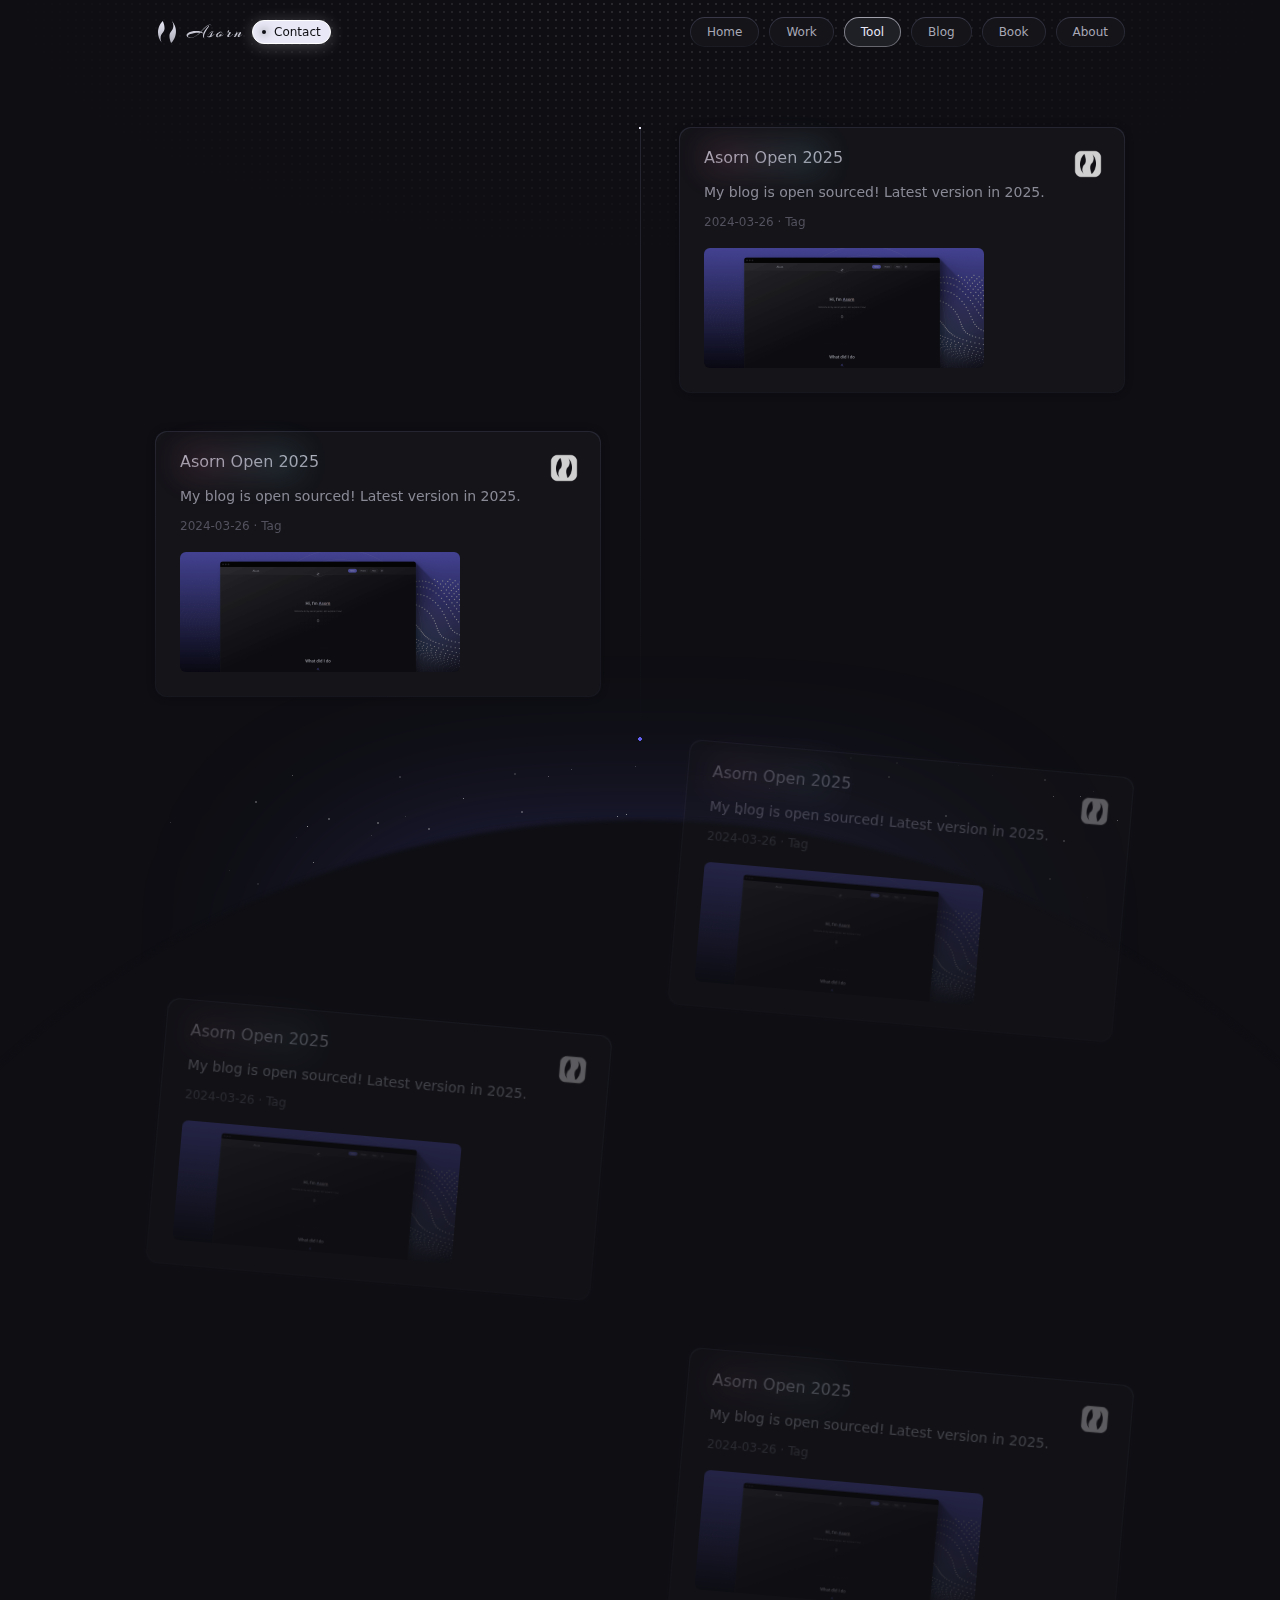
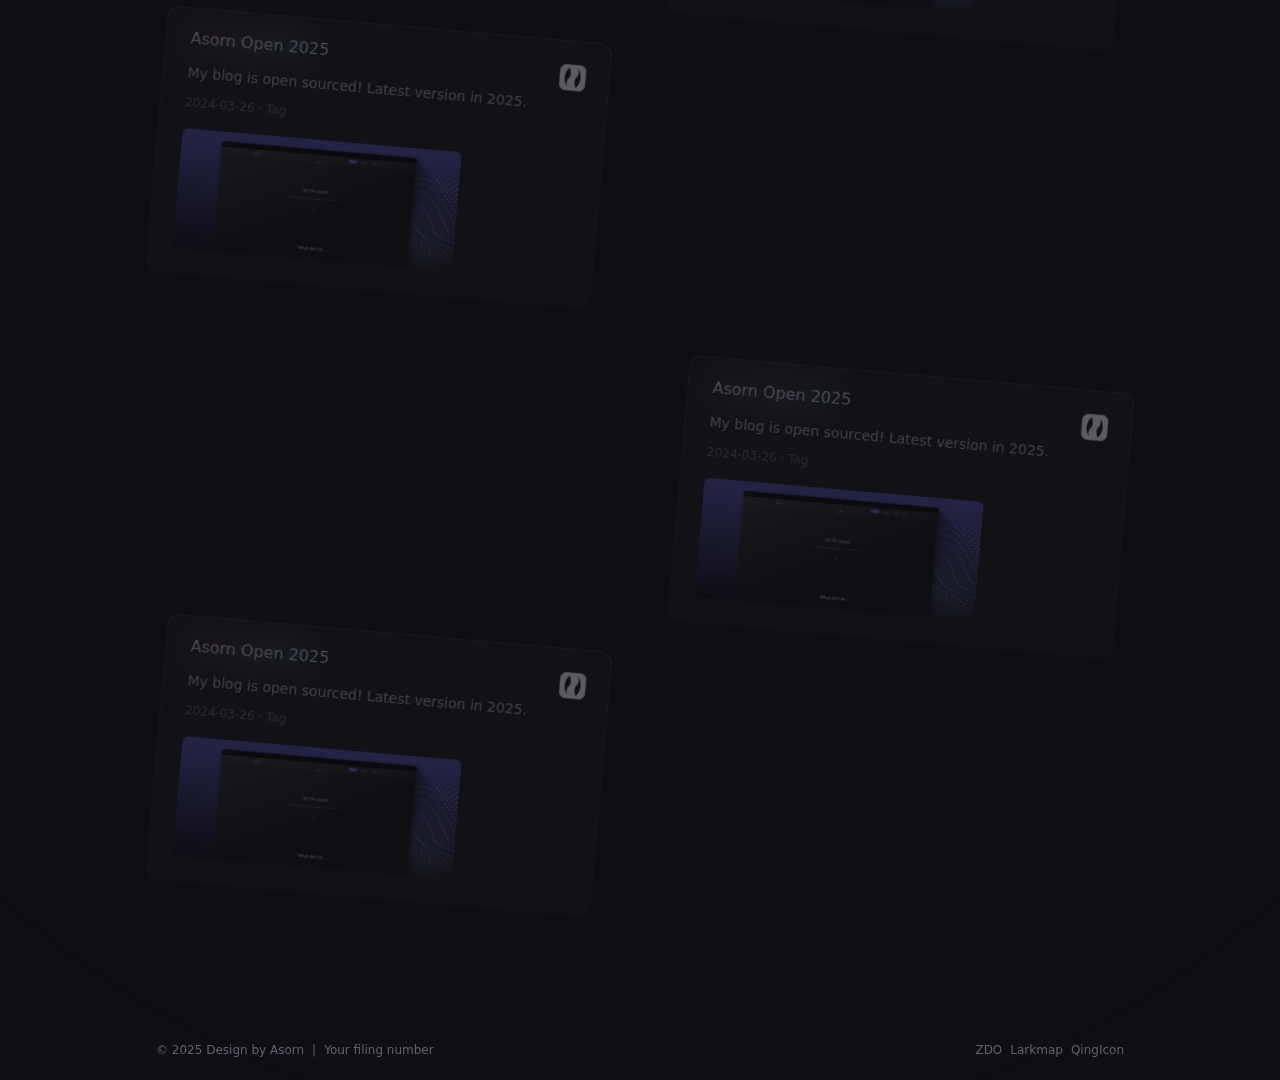
<file: tool.html>
<!DOCTYPE html>
<html lang="zh-CN">
<!-- © 2025 Asorn (https://asorn.cn). Designed and developed by Asorn. All rights reserved. -->
<head>
    <meta charset="UTF-8">
    <meta name="viewport" content="width=device-width, initial-scale=1.0">
    <title>Asorn - My Tools</title>
    <link rel="stylesheet" href="./css/style.min.css">
    <link rel="shortcut icon" href="./assets/public/favicon.svg" />
</head>

<body>
    <canvas class="fireworks"></canvas>
    <div class="head" id="headscrollbg">
        <div class="main">
            <div class="main-left">
                <a href="./index.html" class="logo"><img src="./assets/public/logo_graph.svg"></a>
                <div class="tag tag-cooperate" onclick="window.location.href='./about.html'">
                    <div class="breath-dot"></div>Contact
                </div>
            </div>
            <div class="menu" id="main-menu">
                <li class="magical btn" onclick="window.location.href='./index.html'">Home</li>
                <li class="magical btn" onclick="window.location.href='./work.html'">Work</li>
                <li class="magical btn nav" onclick="window.location.href='./tool.html'">Tool</li>
                <li class="magical btn" onclick="window.location.href='./blog.html'">Blog</li>
                <li class="magical btn" onclick="window.location.href='./book.html'">Book</li>
                <li class="magical btn" onclick="window.location.href='./about.html'">About</li>
            </div>
            <div class="menu" id="menu-expand">
                <li class="magical btn menu-expand-btn" id="menu-expand-child"><i class="icon menu-icon"></i></li>
            </div>
            <div id="menu-panel">
                <div class="menu-panel-content" id="menu-panel-content"></div>
                <div class="menu-close-btn">
                    <svg xmlns="http://www.w3.org/2000/svg" viewBox="0 0 24 24" fill="currentColor"><path d="M10.5859 12L2.79297 4.20706L4.20718 2.79285L12.0001 10.5857L19.793 2.79285L21.2072 4.20706L13.4143 12L21.2072 19.7928L19.793 21.2071L12.0001 13.4142L4.20718 21.2071L2.79297 19.7928L10.5859 12Z"></path></svg>
                </div>
            </div>
        </div>
    </div>
    <div class="tool">
        <div class="scroll-indicator">
            <div class="scroll-thumb"></div>
        </div>
        <div class="tool-list">
            <div class="tool-list-item">
                <div class="magical item">
                    <a href="https://github.com/asorn/asorn-open-2025" target="_blank">
                        <div class="card">
                            <div class="card-left">
                                <div class="title">
                                    <div class="name">Asorn Open 2025</div>
                                    <div class="link"> ↗</div>
                                </div>
                                <div class="desc">My blog is open sourced! Latest version in 2025.</div>
                                <div class="time">2024-03-26 · Tag</div>
                                <div class="pic"><img src="./assets/tool/asornopen-pic.png" alt=""></div>
                            </div>
                            <div class="logo"><img src="./assets/tool/asorn.png" alt=""></div>
                        </div>
                    </a>
                </div>
            </div>
            <div class="tool-list-item">
                <div class="magical item">
                    <a href="https://github.com/asorn/asorn-open-2025" target="_blank">
                        <div class="card">
                            <div class="card-left">
                                <div class="title">
                                    <div class="name">Asorn Open 2025</div>
                                    <div class="link"> ↗</div>
                                </div>
                                <div class="desc">My blog is open sourced! Latest version in 2025.</div>
                                <div class="time">2024-03-26 · Tag</div>
                                <div class="pic"><img src="./assets/tool/asornopen-pic.png" alt=""></div>
                            </div>
                            <div class="logo"><img src="./assets/tool/asorn.png" alt=""></div>
                        </div>
                    </a>
                </div>
            </div>
            <div class="tool-list-item">
                <div class="magical item">
                    <a href="https://github.com/asorn/asorn-open-2025" target="_blank">
                        <div class="card">
                            <div class="card-left">
                                <div class="title">
                                    <div class="name">Asorn Open 2025</div>
                                    <div class="link"> ↗</div>
                                </div>
                                <div class="desc">My blog is open sourced! Latest version in 2025.</div>
                                <div class="time">2024-03-26 · Tag</div>
                                <div class="pic"><img src="./assets/tool/asornopen-pic.png" alt=""></div>
                            </div>
                            <div class="logo"><img src="./assets/tool/asorn.png" alt=""></div>
                        </div>
                    </a>
                </div>
            </div>
            <div class="tool-list-item">
                <div class="magical item">
                    <a href="https://github.com/asorn/asorn-open-2025" target="_blank">
                        <div class="card">
                            <div class="card-left">
                                <div class="title">
                                    <div class="name">Asorn Open 2025</div>
                                    <div class="link"> ↗</div>
                                </div>
                                <div class="desc">My blog is open sourced! Latest version in 2025.</div>
                                <div class="time">2024-03-26 · Tag</div>
                                <div class="pic"><img src="./assets/tool/asornopen-pic.png" alt=""></div>
                            </div>
                            <div class="logo"><img src="./assets/tool/asorn.png" alt=""></div>
                        </div>
                    </a>
                </div>
            </div>
            <div class="tool-list-item">
                <div class="magical item">
                    <a href="https://github.com/asorn/asorn-open-2025" target="_blank">
                        <div class="card">
                            <div class="card-left">
                                <div class="title">
                                    <div class="name">Asorn Open 2025</div>
                                    <div class="link"> ↗</div>
                                </div>
                                <div class="desc">My blog is open sourced! Latest version in 2025.</div>
                                <div class="time">2024-03-26 · Tag</div>
                                <div class="pic"><img src="./assets/tool/asornopen-pic.png" alt=""></div>
                            </div>
                            <div class="logo"><img src="./assets/tool/asorn.png" alt=""></div>
                        </div>
                    </a>
                </div>
            </div>
            <div class="tool-list-item">
                <div class="magical item">
                    <a href="https://github.com/asorn/asorn-open-2025" target="_blank">
                        <div class="card">
                            <div class="card-left">
                                <div class="title">
                                    <div class="name">Asorn Open 2025</div>
                                    <div class="link"> ↗</div>
                                </div>
                                <div class="desc">My blog is open sourced! Latest version in 2025.</div>
                                <div class="time">2024-03-26 · Tag</div>
                                <div class="pic"><img src="./assets/tool/asornopen-pic.png" alt=""></div>
                            </div>
                            <div class="logo"><img src="./assets/tool/asorn.png" alt=""></div>
                        </div>
                    </a>
                </div>
            </div>
            <div class="tool-list-item">
                <div class="magical item">
                    <a href="https://github.com/asorn/asorn-open-2025" target="_blank">
                        <div class="card">
                            <div class="card-left">
                                <div class="title">
                                    <div class="name">Asorn Open 2025</div>
                                    <div class="link"> ↗</div>
                                </div>
                                <div class="desc">My blog is open sourced! Latest version in 2025.</div>
                                <div class="time">2024-03-26 · Tag</div>
                                <div class="pic"><img src="./assets/tool/asornopen-pic.png" alt=""></div>
                            </div>
                            <div class="logo"><img src="./assets/tool/asorn.png" alt=""></div>
                        </div>
                    </a>
                </div>
            </div>
            <div class="tool-list-item">
                <div class="magical item">
                    <a href="https://github.com/asorn/asorn-open-2025" target="_blank">
                        <div class="card">
                            <div class="card-left">
                                <div class="title">
                                    <div class="name">Asorn Open 2025</div>
                                    <div class="link"> ↗</div>
                                </div>
                                <div class="desc">My blog is open sourced! Latest version in 2025.</div>
                                <div class="time">2024-03-26 · Tag</div>
                                <div class="pic"><img src="./assets/tool/asornopen-pic.png" alt=""></div>
                            </div>
                            <div class="logo"><img src="./assets/tool/asorn.png" alt=""></div>
                        </div>
                    </a>
                </div>
            </div>
        </div>
    </div>
    <div class="footer">
        <div class="footer-content">
            <div class="copyright">
                <div>© 2025 Design by <a href="https://asorn.cn/" target="_blank">Asorn</a></div>
                <span>|</span>
                <div class="fillings">
                    <a href="https://asorn.cn/" target="_blank">Your filing number</a>
                </div>
            </div>
            <div class="friends">
                <a href="https://zdo.fun/" target="_blank">ZDO</a>
                <a href="https://larkmap.com/" target="_blank">Larkmap</a>
                <a href="https://qingicon.com/" target="_blank">QingIcon</a>
            </div>
        </div>
    </div>
    <div class="widget">
        <div class="shape-light"></div>
        <div class="shape-star">
            <div class="rising-stars rising-stars-visible">
                <div style="height:1px;width:1px"></div>
                <div style="height:2px;width:2px"></div>
                <div style="height:1px;width:1px"></div>
            </div>
        </div>
        <div class="shape-earth"></div>
    </div>
    <div class="widget-top"></div>
</body>
<script src="./js/main.min.js"></script>
<script src='./js/anime.js'></script>
<script src='./js/firework.js'></script>

</html>
</file>
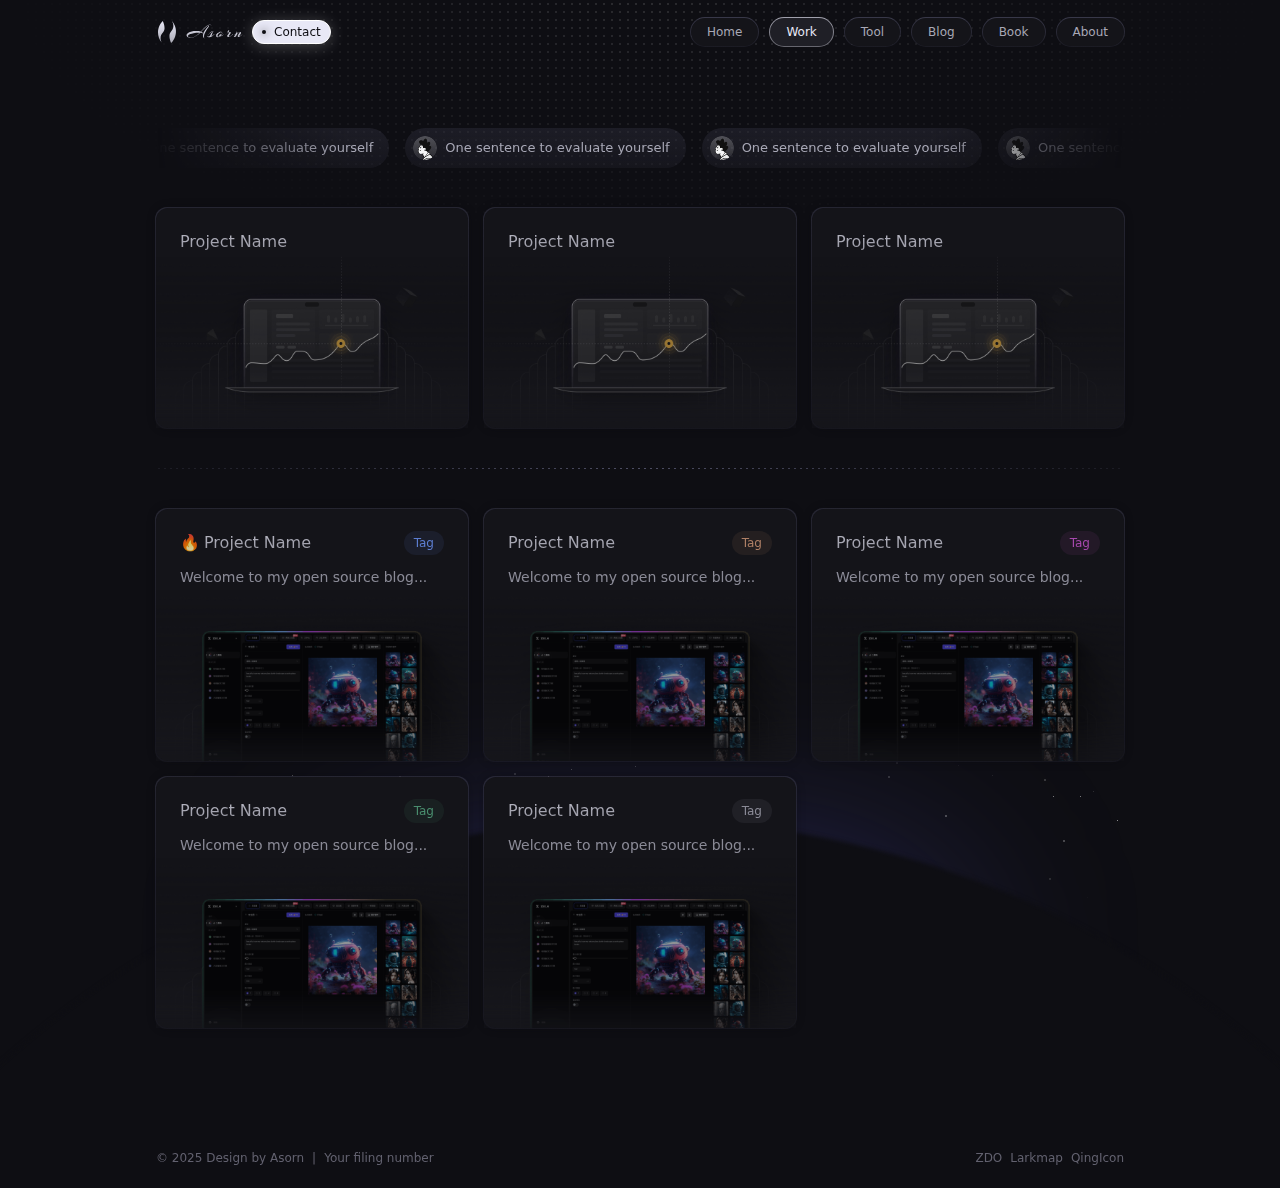
<file: work.html>
<!DOCTYPE html>
<html lang="zh-CN">
<!-- © 2025 Asorn (https://asorn.cn). Designed and developed by Asorn. All rights reserved. -->
<head>
    <meta charset="UTF-8">
    <meta name="viewport" content="width=device-width, initial-scale=1.0">
    <title>Asorn - My Projects</title>
    <link rel="stylesheet" href="./css/style.min.css">
    <link rel="shortcut icon" href="./assets/public/favicon.svg" />
</head>

<body>
    <canvas class="fireworks"></canvas>
    <div class="head" id="headscrollbg">
        <div class="main">
            <div class="main-left">
                <a href="./index.html" class="logo"><img src="./assets/public/logo_graph.svg"></a>
                <div class="tag tag-cooperate" onclick="window.location.href='./about.html'">
                    <div class="breath-dot"></div>Contact
                </div>
            </div>
            <div class="menu" id="main-menu">
                <li class="magical btn" onclick="window.location.href='./index.html'">Home</li>
                <li class="magical btn nav" onclick="window.location.href='./work.html'">Work</li>
                <li class="magical btn" onclick="window.location.href='./tool.html'">Tool</li>
                <li class="magical btn" onclick="window.location.href='./blog.html'">Blog</li>
                <li class="magical btn" onclick="window.location.href='./book.html'">Book</li>
                <li class="magical btn" onclick="window.location.href='./about.html'">About</li>
            </div>
            <div class="menu" id="menu-expand">
                <li class="magical btn menu-expand-btn" id="menu-expand-child"><i class="icon menu-icon"></i></li>
            </div>
            <div id="menu-panel">
                <div class="menu-panel-content" id="menu-panel-content"></div>
                <div class="menu-close-btn">
                    <svg xmlns="http://www.w3.org/2000/svg" viewBox="0 0 24 24" fill="currentColor"><path d="M10.5859 12L2.79297 4.20706L4.20718 2.79285L12.0001 10.5857L19.793 2.79285L21.2072 4.20706L13.4143 12L21.2072 19.7928L19.793 21.2071L12.0001 13.4142L4.20718 21.2071L2.79297 19.7928L10.5859 12Z"></path></svg>
                </div>
            </div>
        </div>
    </div>
    <div class="work">
        <div class="review-container">
            <div class="row-list" id="rowScroll">
                <div class="review-item">
                    <img src="./assets/work/asorn-avatar.png">
                    <span class="review-text">One sentence to evaluate yourself</span>
                </div>
                <div class="review-item">
                    <img src="./assets/work/asorn-avatar.png">
                    <span class="review-text">One sentence to evaluate yourself</span>
                </div>
                <div class="review-item">
                    <img src="./assets/work/asorn-avatar.png">
                    <span class="review-text">One sentence to evaluate yourself</span>
                </div>
                <div class="review-item">
                    <img src="./assets/work/asorn-avatar.png">
                    <span class="review-text">One sentence to evaluate yourself</span>
                </div>
                <div class="review-item">
                    <img src="./assets/work/asorn-avatar.png">
                    <span class="review-text">One sentence to evaluate yourself</span>
                </div>
                <div class="review-item">
                    <img src="./assets/work/asorn-avatar.png">
                    <span class="review-text">One sentence to evaluate yourself</span>
                </div>
                <div class="review-item">
                    <img src="./assets/work/asorn-avatar.png">
                    <span class="review-text">One sentence to evaluate yourself</span>
                </div>
                <div class="review-item">
                    <img src="./assets/work/asorn-avatar.png">
                    <span class="review-text">One sentence to evaluate yourself</span>
                </div>
                <div class="review-item">
                    <img src="./assets/work/asorn-avatar.png">
                    <span class="review-text">One sentence to evaluate yourself</span>
                </div>
                <div class="review-item">
                    <img src="./assets/work/asorn-avatar.png">
                    <span class="review-text">One sentence to evaluate yourself</span>
                </div>
                <div class="review-item">
                    <img src="./assets/work/asorn-avatar.png">
                    <span class="review-text">One sentence to evaluate yourself</span>
                </div>
                <div class="review-item">
                    <img src="./assets/work/asorn-avatar.png">
                    <span class="review-text">One sentence to evaluate yourself</span>
                </div>
                <div class="review-item">
                    <img src="./assets/work/asorn-avatar.png">
                    <span class="review-text">One sentence to evaluate yourself</span>
                </div>
            </div>
        </div>
        <div class="card-list">
            <div class="card-list-category load-pro card-list-history">
                <div class="magical item">
                    <a href="https://asorn.cn/" target="_blank">
                        <div class="text">
                            <div class="title-area">
                                <div class="title">
                                    <div class="name">Project Name</div>
                                </div>
                            </div>
                        </div>
                        <div class="cover">
                            <img src="./assets/work/tob.png">
                            <img class="img-bg" src="./assets/work/img-bg.png">
                        </div>
                    </a>
                </div>
                <div class="magical item">
                    <a href="https://asorn.cn/" target="_blank">
                        <div class="text">
                            <div class="title-area">
                                <div class="title">
                                    <div class="name">Project Name</div>
                                </div>
                            </div>
                        </div>
                        <div class="cover">
                            <img src="./assets/work/tob.png">
                            <img class="img-bg" src="./assets/work/img-bg.png">
                        </div>
                    </a>
                </div>
                <div class="magical item">
                    <a href="https://asorn.cn/" target="_blank">
                        <div class="text">
                            <div class="title-area">
                                <div class="title">
                                    <div class="name">Project Name</div>
                                </div>
                            </div>
                        </div>
                        <div class="cover">
                            <img src="./assets/work/tob.png">
                            <img class="img-bg" src="./assets/work/img-bg.png">
                        </div>
                    </a>
                </div>
            </div>
            <div class="category-divider"></div>
            <div class="card-list-category load-pro card-list-history">
                <div class="magical item">
                    <a href="https://asorn.cn/" target="_blank">
                        <div class="text">
                            <div class="title-area">
                                <div class="title">
                                    <div class="name-emoji">🔥 </div>
                                    <div class="name">Project Name</div>
                                </div>
                                <div class="tag tag-web">Tag</div>
                            </div>
                            <div class="desc">Welcome to my open source blog...</div>
                        </div>
                        <div class="cover">
                            <img src="./assets/work/default-cover.png">
                            <img class="img-bg" src="./assets/work/img-bg.png">
                        </div>
                    </a>
                </div>
                <div class="magical item">
                    <a href="https://asorn.cn/" target="_blank">
                        <div class="text">
                            <div class="title-area">
                                <div class="title">
                                    <div class="name">Project Name</div>
                                </div>
                                <div class="tag tag-app">Tag</div>
                            </div>
                            <div class="desc">Welcome to my open source blog...</div>
                        </div>
                        <div class="cover">
                            <img src="./assets/work/default-cover.png">
                            <img class="img-bg" src="./assets/work/img-bg.png">
                        </div>
                    </a>
                </div>
                <div class="magical item">
                    <a href="https://asorn.cn/" target="_blank">
                        <div class="text">
                            <div class="title-area">
                                <div class="title">
                                    <div class="name">Project Name</div>
                                </div>
                                <div class="tag tag-assets">Tag</div>
                            </div>
                            <div class="desc">Welcome to my open source blog...</div>
                        </div>
                        <div class="cover">
                            <img src="./assets/work/default-cover.png">
                            <img class="img-bg" src="./assets/work/img-bg.png">
                        </div>
                    </a>
                </div>
                <div class="magical item">
                    <a href="https://asorn.cn/" target="_blank">
                        <div class="text">
                            <div class="title-area">
                                <div class="title">
                                    <div class="name">Project Name</div>
                                </div>
                                <div class="tag tag-2b">Tag</div>
                            </div>
                            <div class="desc">Welcome to my open source blog...</div>
                        </div>
                        <div class="cover">
                            <img src="./assets/work/default-cover.png">
                            <img class="img-bg" src="./assets/work/img-bg.png">
                        </div>
                    </a>
                </div>
                <div class="magical item">
                    <a href="https://asorn.cn/" target="_blank">
                        <div class="text">
                            <div class="title-area">
                                <div class="title">
                                    <div class="name">Project Name</div>
                                </div>
                                <div class="tag tag-other">Tag</div>
                            </div>
                            <div class="desc">Welcome to my open source blog...</div>
                        </div>
                        <div class="cover">
                            <img src="./assets/work/default-cover.png">
                            <img class="img-bg" src="./assets/work/img-bg.png">
                        </div>
                    </a>
                </div>
            </div>
        </div>
    </div>
    <div class="footer">
        <div class="footer-content">
            <div class="copyright">
                <div>© 2025 Design by <a href="https://asorn.cn/" target="_blank">Asorn</a></div>
                <span>|</span>
                <div class="fillings">
                    <a href="https://asorn.cn/" target="_blank">Your filing number</a>
                </div>
            </div>
            <div class="friends">
                <a href="https://zdo.fun/" target="_blank">ZDO</a>
                <a href="https://larkmap.com/" target="_blank">Larkmap</a>
                <a href="https://qingicon.com/" target="_blank">QingIcon</a>
            </div>
        </div>
    </div>
    <div class="widget">
        <div class="shape-light"></div>
        <div class="shape-star">
            <div class="rising-stars rising-stars-visible">
                <div style="height:1px;width:1px"></div>
                <div style="height:2px;width:2px"></div>
                <div style="height:1px;width:1px"></div>
            </div>
        </div>
        <div class="shape-earth"></div>
    </div>
    <div class="widget-top"></div>
</body>
<script src="./js/main.min.js"></script>
<script src='./js/anime.js'></script>
<script src='./js/firework.js'></script>

</html>
</file>
<file: css/style.min.css>
*{border:0;margin:0;padding:0;box-sizing:border-box;list-style:none;font-size:12px;text-decoration:unset}body{background-color:#0E0E13;color:#E8E8F6;font-family:Roboto, system-ui, -apple-system, "Segoe UI", "Helvetica Neue", Arial, "Liberation Sans", sans-serif, "Apple Color Emoji", "Segoe UI Emoji", "Segoe UI Symbol", "Noto Color Emoji";-webkit-font-smoothing:antialiased;overflow-x:hidden}body.no-scroll{overflow:hidden}.fireworks{position:fixed;top:0;left:0;width:100%;height:100%;display:block;z-index:-999}.icon{font-size:0}img{display:block}.tag{font-size:12px;line-height:100%;font-weight:500;padding:6px 10px;border-radius:9999px;white-space:nowrap}.magical{--circle-size:600px;--inset:1px;--border:12px;position:relative;display:flex;align-items:center;justify-content:center;border-radius:var(--border);background-color:#141419}.magical::before,.magical::after{content:'';position:absolute;width:calc(100% + var(--inset)*2);height:calc(100% + var(--inset)*2);border-radius:var(--border);inset:calc(0 - var(--inset))}.magical::before{background:radial-gradient(var(--circle-size) circle at var(--mouse-x) var(--mouse-y), rgba(255,255,255,0.3), transparent 40%);z-index:-1}.magical::after{background:linear-gradient(180deg, rgba(78,78,100,0.48) 0%, rgba(78,78,100,0.2) 100%);z-index:-2}.magical.show{width:100%;height:100%;position:absolute;border-radius:var(--border);opacity:0;pointer-events:none;background:radial-gradient(var(--circle-size) circle at var(--mouse-x) var(--mouse-y), rgba(255,255,255,0.01), transparent 40%)}.btn{--border:9999px;background-image:radial-gradient(var(--circle-size) circle at var(--mouse-x) var(--mouse-y), rgba(255,255,255,0.06), transparent 40%)}.btn::before{background:radial-gradient(var(--circle-size) circle at var(--mouse-x) var(--mouse-y), rgba(255,255,255,0.4), transparent 40%)}.btn::after{background:linear-gradient(180deg, rgba(78,78,100,0.68) 0%, rgba(78,78,100,0.2) 100%)}.primary-btn{--circle-size:100px;--border:9999px;border-radius:9999px;padding:7px 20px;cursor:pointer;background-color:#6461F1}.primary-btn a{font-size:13px;line-height:22px;font-weight:500;color:#E8E8F6;text-decoration:none}.primary-btn::after{background:linear-gradient(180deg, rgba(232,232,246,0.68) 0%, rgba(232,232,246,0.4) 100%)}.primary-btn:hover::before{background:radial-gradient(var(--circle-size) circle at var(--mouse-x) var(--mouse-y), #fff, transparent 40%)}.normal-btn{--circle-size:100px;--border:9999px;border-radius:9999px;padding:7px 20px;cursor:pointer}.normal-btn a{font-size:13px;line-height:22px;font-weight:500;color:#E8E8F6;text-decoration:none}.btn-s{padding:4px 16px}.btn-s a{font-size:12px;line-height:20px}.text-effect{-webkit-animation:focus-in-expand 0.6s cubic-bezier(0.25, 0.46, 0.45, 0.94) both;animation:focus-in-expand 0.6s cubic-bezier(0.25, 0.46, 0.45, 0.94) both}@-webkit-keyframes focus-in-expand{0%{letter-spacing:-0.5em;-webkit-filter:blur(12px);filter:blur(12px);opacity:0}100%{-webkit-filter:blur(0px);filter:blur(0px);opacity:1}}@keyframes focus-in-expand{0%{letter-spacing:-0.5em;-webkit-filter:blur(12px);filter:blur(12px);opacity:0}100%{-webkit-filter:blur(0px);filter:blur(0px);opacity:1}}.load-pro{opacity:0;transform:translateY(30px);transition:opacity 0.3s ease-out, transform 0.3s ease-out}.load-pro.visible{opacity:1;transform:translateY(0)}.head{position:fixed;padding:0 40px;width:100%;--height:64px;height:var(--height);display:flex;justify-content:center;align-items:center;--mw:968px;transition:all 0.3s ease;flex-direction:column;z-index:100}.head .main{width:100%;display:flex;justify-content:space-between;align-items:center;max-width:var(--mw)}.head .main-left{display:flex;flex-direction:row;justify-content:flex-start;align-items:center;gap:8px}.head .main-left .logo{height:24px}.head .main-left .tag-cooperate{display:flex;flex-direction:row;justify-content:flex-start;align-items:center;gap:8px;cursor:pointer;padding:5px 9px;color:#0E0E13;background:#E8E8F6;box-shadow:0px 2px 16px 0px rgba(255,255,255,0.24);border:1px solid #fff}.head .main-left .tag-cooperate .breath-dot{width:4px;height:4px;border-radius:50%;background-color:#0E0E13;box-shadow:0 0 8px #000;animation:breath 1s infinite alternate}@keyframes breath{0%{transform:scale(1);opacity:0;box-shadow:0 0 4px transparent}100%{transform:scale(1.2);opacity:1;box-shadow:0 0 16px #000}}.head #menu-expand{display:none}.head .menu{display:flex;gap:12px}.head .menu li{--circle-size:100px;border-radius:9999px;padding:4px 16px;cursor:pointer;font-size:12px;line-height:20px;color:#A8A8B6}.head .menu li.nav{font-weight:500;color:#E8E8F6;background-color:#1F1F26}.head .menu li.nav::after{background:linear-gradient(180deg, rgba(232,232,246,0.68) 0%, rgba(232,232,246,0.4) 100%)}.head .menu .menu-expand-btn{padding:7px}.head .menu .menu-expand-btn .menu-icon{width:14px;height:14px}.head .menu .menu-expand-btn .menu-icon::before{content:url(../assets/public/menu_icon.svg)}.head #menu-panel{position:fixed;top:0;left:0;width:calc(100vw);height:calc(100vh);background:rgba(14,14,19,0.98);backdrop-filter:blur(16px);-webkit-backdrop-filter:blur(16px);display:flex;flex-direction:column;justify-content:flex-start;align-items:center;opacity:0;visibility:hidden;transition:opacity 0.3s, visibility 0.3s;padding:64px 40px}.head #menu-panel.active{opacity:1;visibility:visible}.head #menu-panel .menu-panel-content{width:100%;display:grid;grid-template-columns:repeat(auto-fill, minmax(312px, 1fr));gap:16px}.head #menu-panel .menu-panel-content li{font-size:16px;line-height:28px;font-weight:500;color:#E8E8F6;width:100%;background-color:#141419;border-radius:12px;text-align:center;padding:12px 40px;transition:all 0.3s;cursor:pointer}.head #menu-panel .menu-panel-content li:hover{background-color:#1F1F26;transition:all 0.3s}.head #menu-panel .menu-close-btn{position:fixed;top:18px;right:39px;padding:7px;font-size:0;background-color:#6461F1;border-radius:9999px;transition:all .2s;cursor:pointer}.head #menu-panel .menu-close-btn svg{width:14px;height:14px;fill:#E8E8F6}.head #menu-panel .menu-close-btn:hover{transform:scale(1.2);transition:all .2s}.footer{display:flex;justify-content:center;align-items:center;--mw:968px;padding:60px 40px 20px 40px;font-size:12px;line-height:20px;color:#62616F}.footer .main{width:100%;display:flex;justify-content:space-between;align-items:center;max-width:var(--mw)}.footer .footer-content{width:100%;max-width:var(--mw);display:flex;flex-direction:row;justify-content:space-between;align-items:center;gap:4px}.footer .footer-content .copyright{display:flex;flex-direction:row;justify-content:flex-start;align-items:center;gap:8px}.footer .footer-content .friends{display:flex;flex-direction:row;justify-content:flex-start;align-items:center;gap:8px}.footer .footer-content a{transition:color .15s ease-in;color:#62616F}.footer .footer-content a:hover{color:#6461F1}.widget{display:flex;justify-content:center;align-items:center;--mw:968px}.widget .main{width:100%;display:flex;justify-content:space-between;align-items:center;max-width:var(--mw)}.widget .shape-light{z-index:-99;position:fixed;bottom:-180px;width:600px;height:200px;border-radius:9999px;background:rgba(100,97,241,0.4);filter:blur(100px)}.widget .shape-star{position:fixed;z-index:-98;bottom:0;height:150px;width:var(--mw);-webkit-mask-image:linear-gradient(180deg, rgba(217,217,217,0) 0%, rgba(217,217,217,0.8) 25%, #d9d9d9 50%, rgba(217,217,217,0.8) 75%, rgba(217,217,217,0) 100%);mask-image:linear-gradient(180deg, rgba(217,217,217,0) 0%, rgba(217,217,217,0.8) 25%, #d9d9d9 50%, rgba(217,217,217,0.8) 75%, rgba(217,217,217,0) 100%);-webkit-mask-size:cover;mask-size:cover}@keyframes risingStarsAnination{0%{transform:translateZ(0) translateY(0)}to{transform:translateZ(0) translateY(-2000px)}}.widget .shape-star .rising-stars{opacity:.7;pointer-events:none}.widget .shape-star .rising-stars div{background:transparent;border-radius:50%}.widget .shape-star .rising-stars div:nth-child(1){animation-duration:100s !important;box-shadow:136px 13273px #fff, 347px 1735px #fff, 813px 1674px #fff, 1949px 440px #fff, 1440px 41px #fff, 437px 1122px #fff, 406px 430px #fff, 1014px 25px #fff, 1330px 1616px #fff, 1636px 1496px #fff, 1358px 800px #fff, 48px 857px #fff, 900px 1821px #fff, 906px 1975px #fff, 832px 163px #fff, 1911px 1480px #fff, 576px 523px #fff, 783px 1435px #fff, 738px 1712px #fff, 1822px 193px #fff, 1168px 1172px #fff, 480px 687px #fff, 798px 337px #fff, 1747px 824px #fff, 1296px 1690px #fff, 1277px 1786px #fff, 1941px 1271px #fff, 1925px 784px #fff, 400px 1302px #fff, 112px 882px #fff, 1008px 1624px #fff, 55px 1604px #fff, 1143px 1555px #fff, 1354px 1344px #fff, 1687px 601px #fff, 651px 617px #fff, 984px 1737px #fff, 505px 1689px #fff, 634px 1460px #fff, 770px 827px #fff, 315px 833px #fff, 192px 1677px #fff, 1324px 580px #fff, 1862px 1217px #fff, 157px 1255px #fff, 1265px 1949px #fff, 259px 482px #fff, 1925px 39px #fff, 1823px 1401px #fff, 172px 1227px #fff, 1120px 662px #fff, 621px 681px #fff, 959px 1389px #fff, 370px 367px #fff, 1629px 754px #fff, 117px 756px #fff, 415px 19px #fff, 1158px 1227px #fff, 36px 322px #fff, 315px 1172px #fff, 1156px 1010px #fff, 758px 828px #fff, 1576px 1585px #fff, 725px 1487px #fff, 1987px 1199px #fff, 832px 827px #fff, 1162px 92px #fff, 103px 1868px #fff, 588px 198px #fff, 695px 984px #fff, 1256px 1513px #fff, 29px 924px #fff, 1991px 1022px #fff, 317px 932px #fff, 114px 1610px #fff, 1073px 1420px #fff, 1161px 1045px #fff, 684px 312px #fff, 250px 419px #fff, 151px 76px #fff, 1228px 400px #fff, 1381px 202px #fff, 1210px 207px #fff, 951px 1633px #fff, 1585px 1768px #fff, 1187px 1462px #fff, 231px 1455px #fff, 1457px 1778px #fff, 1604px 75px #fff, 1952px 1575px #fff, 1870px 10px #fff, 1240px 1824px #fff, 591px 554px #fff, 1696px 112px #fff, 1618px 662px #fff, 860px 1971px #fff, 899px 1140px #fff, 1334px 285px #fff, 1051px 732px #fff, 267px 1737px #fff, 1363px 965px #fff, 1829px 1718px #fff, 1966px 1063px #fff, 979px 1908px #fff, 1654px 1085px #fff, 416px 1055px #fff, 1758px 576px #fff, 1604px 720px #fff, 840px 143px #fff, 852px 1385px #fff, 411px 1808px #fff, 992px 28px #fff, 1461px 122px #fff, 1110px 671px #fff, 221px 1734px #fff, 1886px 1139px #fff, 1963px 1765px #fff, 406px 456px #fff, 461px 1710px #fff, 524px 1305px #fff, 905px 1265px #fff, 731px 126px #fff, 1748px 186px #fff, 759px 1511px #fff, 1502px 1174px #fff, 163px 1326px #fff, 1236px 416px #fff, 963px 1543px #fff, 509px 373px #fff, 1965px 942px #fff, 1621px 1614px #fff, 211px 515px #fff, 1064px 990px #fff, 475px 715px #fff, 1977px 366px #fff, 1480px 1801px #fff, 693px 701px #fff, 944px 628px #fff, 1870px 1324px #fff, 1745px 442px #fff, 753px 1087px #fff, 1639px 620px #fff, 1838px 1570px #fff, 1945px 1028px #fff, 1692px 1037px #fff, 276px 440px #fff, 668px 1787px #fff, 440px 1541px #fff, 1493px 199px #fff, 1930px 1584px #fff, 1856px 700px #fff, 1161px 682px #fff, 1671px 664px #fff, 286px 1182px #fff, 1933px 1388px #fff, 743px 1367px #fff, 849px 1823px #fff, 136px 25px #fff, 568px 102px #fff, 659px 687px #fff, 27px 211px #fff, 1980px 602px #fff, 383px 176px #fff, 1124px 470px #fff, 1143px 100px #fff, 1744px 1751px #fff, 689px 614px #fff, 596px 1867px #fff, 710px 883px #fff, 637px 202px #fff, 1372px 962px #fff, 1595px 1650px #fff, 1491px 1428px #fff, 873px 235px #fff, 1127px 582px #fff, 700px 140px #fff, 1470px 1395px #fff, 1133px 1532px #fff, 1736px 1749px #fff, 1841px 228px #fff, 529px 1790px #fff, 1084px 1246px #fff, 1365px 230px #fff, 529px 304px #fff, 528px 1689px #fff, 1549px 1892px #fff, 975px 1315px #fff, 1924px 1909px #fff, 423px 115px #fff, 1198px 432px #fff, 1081px 956px #fff, 1890px 1360px #fff, 872px 535px #fff, 781px 630px #fff, 1010px 197px #fff, 651px 125px #fff, 1569px 1159px #fff, 233px 759px #fff, 372px 139px #fff, 742px 1233px #fff, 302px 1514px #fff, 1159px 879px #fff, 1536px 213px #fff, 1212px 49px #fff, 897px 1653px #fff, 1735px 765px #fff, 1086px 410px #fff, 609px 1933px #fff, 127px 172px #fff, 179px 1873px #fff, 584px 299px #fff, 861px 1050px #fff, 400px 234px #fff, 1401px 806px #fff, 1086px 47px #fff, 1735px 1844px #fff, 1874px 1698px #fff, 975px 720px #fff, 164px 845px #fff, 461px 66px #fff, 894px 1102px #fff, 151px 1968px #fff, 258px 1303px #fff, 366px 593px #fff, 390px 1023px #fff, 1296px 661px #fff, 308px 285px #fff, 554px 1926px #fff, 1409px 527px #fff, 1661px 316px #fff, 101px 439px #fff, 1051px 1323px #fff, 1144px 1541px #fff, 479px 16px #fff, 1172px 911px #fff, 1087px 1807px #fff, 1699px 628px #fff, 1859px 1056px #fff, 571px 1977px #fff, 137px 1578px #fff, 906px 847px #fff, 1071px 430px #fff, 212px 323px #fff, 353px 276px #fff, 680px 316px #fff, 1781px 1151px #fff, 137px 1426px #fff, 1270px 1679px #fff, 696px 220px #fff, 587px 184px #fff, 704px 795px #fff, 1646px 907px #fff, 1546px 11px #fff, 369px 1976px #fff, 1199px 815px #fff, 290px 913px #fff, 159px 1921px #fff, 955px 1406px #fff, 748px 1132px #fff, 1388px 1674px #fff, 1390px 1925px #fff, 961px 70px #fff, 1015px 927px #fff, 470px 64px #fff, 1125px 684px #fff, 615px 1839px #fff, 1318px 1437px #fff, 1338px 1130px #fff, 295px 1857px #fff, 1656px 1208px #fff, 1550px 1250px #fff, 595px 1523px #fff, 943px 1812px #fff, 976px 1048px #fff, 175px 1883px #fff, 641px 1066px #fff, 1115px 758px #fff, 1726px 1072px #fff, 1403px 1085px #fff, 1601px 935px #fff, 221px 877px #fff, 1318px 1484px #fff, 1382px 1995px #fff, 737px 1875px #fff, 772px 1635px #fff, 869px 1654px #fff, 1179px 18px #fff, 518px 695px #fff, 691px 1963px #fff, 1290px 1259px #fff, 121px 1616px #fff, 531px 1751px #fff, 538px 968px #fff, 1492px 1387px #fff, 848px 1586px #fff, 665px 1946px #fff, 307px 984px #fff, 593px 1790px #fff, 282px 981px #fff, 1383px 1886px #fff, 1220px 1353px #fff, 537px 1893px #fff, 1228px 1085px #fff, 1415px 532px #fff, 660px 982px #fff, 308px 1837px #fff, 1644px 694px #fff, 1137px 296px #fff, 1010px 450px #fff, 1405px 1366px #fff, 1823px 1910px #fff, 623px 1983px #fff, 585px 716px #fff, 1521px 888px #fff, 334px 1235px #fff, 989px 1957px #fff, 1055px 1917px #fff, 1012px 1921px #fff, 502px 793px #fff, 362px 394px #fff, 437px 1451px #fff, 49px 1224px #fff, 1883px 326px #fff, 235px 1679px #fff, 355px 1148px #fff, 204px 907px #fff, 1405px 851px #fff, 404px 986px #fff, 126px 239px #fff, 1311px 1960px #fff, 1178px 804px #fff, 692px 1467px #fff, 523px 1043px #fff, 259px 1128px #fff, 940px 229px #fff, 733px 590px #fff, 845px 1397px #fff, 64px 383px #fff, 220px 1136px #fff, 307px 48px #fff, 1996px 1239px #fff, 495px 322px #fff, 1245px 1786px #fff, 392px 26px #fff, 1053px 835px #fff, 68px 296px #fff, 1165px 63px #fff, 1992px 584px #fff, 1947px 881px #fff, 1012px 205px #fff, 419px 1901px #fff, 91px 667px #fff, 558px 1692px #fff, 129px 252px #fff, 369px 428px #fff, 241px 1865px #fff, 289px 1345px #fff, 1591px 1655px #fff, 29px 585px #fff, 489px 885px #fff, 342px 307px #fff, 589px 658px #fff, 1069px 348px #fff, 355px 690px #fff, 1141px 483px #fff, 299px 1211px #fff, 217px 1040px #fff, 266px 524px #fff, 1151px 304px #fff, 777px 1096px #fff, 1166px 1726px #fff, 1332px 819px #fff, 986px 1727px #fff, 87px 1949px #fff, 1962px 83px #fff, 133px 708px #fff, 1603px 504px #fff, 487px 1316px #fff, 216px 863px #fff, 877px 162px #fff, 1234px 1181px #fff, 1102px 1118px #fff, 509px 475px #fff, 621px 935px #fff, 658px 589px #fff, 665px 1606px #fff, 878px 1542px #fff, 864px 882px #fff, 1070px 1310px #fff, 1983px 1146px #fff, 1673px 1885px #fff, 1008px 351px #fff, 1896px 494px #fff, 1523px 1071px #fff, 1424px 773px #fff, 1077px 571px #fff, 281px 602px #fff, 19px 1135px #fff, 852px 1826px #fff, 1114px 1291px #fff, 956px 257px #fff, 1956px 1188px #fff, 1779px 284px #fff, 204px 613px #fff, 1892px 1213px #fff, 1787px 1914px #fff, 1732px 695px #fff, 1497px 375px #fff, 1266px 1719px #fff, 1668px 1242px #fff, 931px 147px #fff, 399px 1359px #fff, 1626px 518px #fff, 840px 1495px #fff, 145px 926px #fff, 924px 46px #fff, 1907px 1649px #fff, 953px 1435px #fff, 1530px 373px #fff, 320px 1346px #fff, 1007px 581px #fff, 897px 46px #fff, 926px 1693px #fff, 1187px 370px #fff, 69px 939px #fff, 64px 1548px #fff, 66px 491px #fff, 1871px 676px #fff, 1240px 722px #fff, 1223px 216px #fff, 1743px 1566px #fff, 1901px 1944px #fff, 918px 583px #fff, 285px 601px #fff, 1303px 263px #fff, 1156px 1288px #fff, 1897px 61px #fff, 463px 1533px #fff, 98px 1153px #fff, 1430px 1811px #fff, 304px 651px #fff, 722px 260px #fff, 219px 1577px #fff, 157px 112px #fff, 1146px 1534px #fff, 972px 230px #fff, 529px 962px #fff, 91px 947px #fff, 410px 1245px #fff, 1556px 586px #fff, 591px 1038px #fff, 1571px 892px #fff, 236px 1129px #fff, 976px 1915px #fff, 903px 590px #fff, 939px 521px #fff, 697px 859px #fff, 1192px 71px #fff, 614px 366px #fff, 1197px 1094px #fff, 1433px 839px #fff, 1689px 1700px #fff, 1023px 1084px #fff, 176px 1110px #fff, 12px 830px #fff, 1880px 1619px #fff, 1914px 994px #fff, 218px 987px #fff, 1585px 517px #fff, 1837px 502px #fff, 1878px 1043px #fff, 30px 837px #fff, 1582px 1999px #fff, 1698px 940px #fff, 613px 266px #fff, 1628px 29px #fff, 1113px 180px #fff, 239px 269px #fff, 1903px 449px #fff, 1788px 1095px #fff, 51px 1761px #fff, 421px 1073px #fff, 353px 292px #fff, 1612px 749px #fff, 986px 601px #fff, 450px 343px #fff, 1386px 1341px #fff, 204px 848px #fff, 1527px 110px #fff, 379px 1993px #fff, 820px 1197px #fff, 279px 1804px #fff, 160px 1801px #fff, 1475px 1135px #fff, 1374px 1626px #fff, 873px 1542px #fff, 1637px 1435px #fff, 470px 1761px #fff, 628px 919px #fff, 628px 574px #fff}.widget .shape-star .rising-stars div:nth-child(2){animation-duration:150s !important;box-shadow:1046px 2770px #fff, 584px 202px #fff, 195px 1038px #fff, 84px 741px #fff, 466px 961px #fff, 192px 609px #fff, 704px 571px #fff, 1498px 1059px #fff, 21px 1214px #fff, 643px 408px #fff, 848px 514px #fff, 420px 1928px #fff, 866px 698px #fff, 1071px 119px #fff, 1284px 570px #fff, 907px 89px #fff, 1990px 137px #fff, 768px 1886px #fff, 1602px 623px #fff, 223px 255px #fff, 1224px 1955px #fff, 1216px 1001px #fff, 817px 1781px #fff, 1586px 684px #fff, 221px 71px #fff, 1885px 1713px #fff, 1441px 15px #fff, 1946px 1649px #fff, 437px 1773px #fff, 1831px 657px #fff, 1230px 220px #fff, 906px 1681px #fff, 906px 184px #fff, 1689px 859px #fff, 1655px 564px #fff, 1900px 1354px #fff, 378px 1964px #fff, 985px 1685px #fff, 1357px 999px #fff, 1518px 1502px #fff, 1068px 338px #fff, 920px 1753px #fff, 1589px 1108px #fff, 1212px 1920px #fff, 199px 596px #fff, 172px 67px #fff, 1104px 797px #fff, 682px 571px #fff, 228px 1285px #fff, 401px 751px #fff, 558px 1703px #fff, 1382px 736px #fff, 463px 1746px #fff, 579px 1384px #fff, 208px 1771px #fff, 290px 881px #fff, 408px 1189px #fff, 1024px 768px #fff, 247px 282px #fff, 1254px 1274px #fff, 592px 1785px #fff, 460px 914px #fff, 275px 429px #fff, 991px 93px #fff, 1961px 429px #fff, 998px 1797px #fff, 1363px 1258px #fff, 1387px 611px #fff, 1850px 482px #fff, 401px 482px #fff, 899px 966px #fff, 1424px 1844px #fff, 1555px 1899px #fff, 625px 506px #fff, 41px 219px #fff, 958px 1518px #fff, 1894px 717px #fff, 1207px 807px #fff, 183px 614px #fff, 1146px 467px #fff, 349px 1521px #fff, 587px 1330px #fff, 940px 1640px #fff, 1167px 1990px #fff, 1728px 1870px #fff, 88px 336px #fff, 1326px 944px #fff, 1103px 117px #fff, 1531px 1508px #fff, 588px 1497px #fff, 1193px 1036px #fff, 475px 345px #fff, 775px 731px #fff, 1189px 411px #fff, 1657px 108px #fff, 828px 1788px #fff, 622px 357px #fff, 1441px 1292px #fff, 1332px 361px #fff, 979px 376px #fff, 504px 412px #fff, 1470px 290px #fff, 1422px 1637px #fff, 911px 1694px #fff, 1304px 1729px #fff, 1378px 890px #fff, 181px 1238px #fff, 166px 1011px #fff, 570px 823px #fff, 1842px 771px #fff, 1495px 189px #fff, 324px 1077px #fff, 850px 883px #fff, 1718px 1273px #fff, 1559px 215px #fff, 425px 254px #fff, 114px 1855px #fff, 1425px 253px #fff, 1327px 477px #fff, 1644px 234px #fff, 851px 1060px #fff, 384px 1151px #fff, 78px 433px #fff, 269px 847px #fff, 11px 1426px #fff, 1583px 31px #fff, 1067px 48px #fff, 1532px 544px #fff, 1418px 923px #fff, 1609px 1733px #fff, 96px 1597px #fff, 1818px 421px #fff, 1059px 181px #fff, 156px 1830px #fff, 1565px 11px #fff, 989px 287px #fff, 827px 459px #fff, 1730px 1155px #fff, 688px 939px #fff, 694px 6px #fff, 360px 1041px #fff, 1230px 1560px #fff, 1228px 1637px #fff, 207px 460px #fff, 1869px 627px #fff, 69px 872px #fff, 438px 154px #fff, 217px 721px #fff, 141px 678px #fff, 606px 1622px #fff, 1836px 1505px #fff, 568px 1817px #fff, 1692px 901px #fff, 1726px 1257px #fff, 272px 77px #fff, 1327px 405px #fff, 833px 628px #fff, 974px 782px #fff, 828px 1085px #fff, 1516px 57px #fff, 1432px 279px #fff, 1308px 608px #fff, 419px 1365px #fff, 989px 1354px #fff, 343px 557px #fff, 1787px 1617px #fff, 609px 281px #fff, 397px 635px #fff, 330px 1483px #fff, 1039px 1891px #fff, 623px 390px #fff, 849px 1113px #fff, 774px 1584px #fff, 339px 1374px #fff, 910px 294px #fff, 348px 1997px #fff, 961px 1571px #fff, 108px 1103px #fff, 761px 1908px #fff, 1612px 1543px #fff, 1978px 1013px #fff, 1420px 170px #fff, 250px 157px #fff, 760px 804px #fff, 503px 1240px #fff, 913px 1425px #fff, 694px 541px #fff, 999px 1757px #fff, 1792px 865px #fff, 521px 1962px #fff, 892px 1943px #fff, 1266px 744px #fff, 1315px 121px #fff, 957px 1880px #fff, 1387px 334px #fff, 101px 132px #fff, 760px 1557px #fff, 1100px 112px #fff, 879px 173px #fff, 1712px 1707px #fff, 888px 28px #fff, 33px 1189px #fff, 1316px 1591px #fff, 254px 1751px #fff, 494px 1485px #fff, 1654px 782px #fff, 1983px 693px #fff, 754px 1919px #fff, 1116px 85px #fff, 1417px 634px #fff, 343px 657px #fff, 481px 1867px #fff, 805px 1831px #fff, 213px 1734px #fff, 1305px 225px #fff, 1158px 1852px #fff, 1335px 1897px #fff, 995px 514px #fff, 1297px 1704px #fff, 732px 25px #fff, 1190px 1980px #fff, 515px 1537px #fff, 1675px 639px #fff, 1693px 1862px #fff, 417px 1885px #fff, 1303px 1332px #fff, 1422px 259px #fff, 1176px 1403px #fff, 1477px 980px #fff, 1960px 461px #fff, 99px 980px #fff, 1139px 418px #fff, 1357px 487px #fff, 1009px 1329px #fff, 293px 355px #fff, 301px 464px #fff, 222px 138px #fff, 307px 265px #fff, 989px 856px #fff, 182px 1885px #fff, 1064px 1909px #fff, 885px 155px #fff, 403px 166px #fff, 1540px 1180px #fff, 310px 1519px #fff, 777px 496px #fff, 664px 1389px #fff, 1950px 758px #fff, 63px 1412px #fff, 1247px 1151px #fff, 365px 60px #fff, 1793px 502px #fff, 533px 320px #fff, 927px 766px #fff, 206px 340px #fff, 1261px 292px #fff, 1908px 1564px #fff, 99px 50px #fff, 1693px 1858px #fff, 641px 1034px #fff, 1063px 453px #fff, 1973px 163px #fff, 712px 600px #fff, 264px 1682px #fff, 1686px 289px #fff, 1305px 745px #fff, 30px 349px #fff, 649px 1772px #fff, 1032px 141px #fff, 204px 1345px #fff, 46px 289px #fff, 173px 466px #fff, 1369px 1116px #fff, 528px 196px #fff, 1355px 1117px #fff, 1344px 1192px #fff, 220px 304px #fff, 1816px 1984px #fff, 1903px 683px #fff, 389px 934px #fff, 79px 1352px #fff, 1317px 1295px #fff, 1169px 1389px #fff, 1061px 914px #fff, 1777px 1736px #fff, 1859px 286px #fff, 1479px 569px #fff, 930px 1613px #fff, 1892px 682px #fff, 867px 1193px #fff, 40px 1606px #fff, 624px 1860px #fff, 1829px 1897px #fff, 1891px 1944px #fff, 1633px 1642px #fff, 71px 627px #fff, 1334px 1548px #fff, 1461px 1437px #fff, 220px 547px #fff, 334px 907px #fff, 1512px 34px #fff, 789px 64px #fff, 190px 1169px #fff, 358px 22px #fff, 438px 115px #fff, 1576px 248px #fff, 117px 836px #fff, 957px 1773px #fff, 213px 1553px #fff, 1211px 1094px #fff, 1768px 1569px #fff, 541px 725px #fff, 1027px 1196px #fff, 996px 677px #fff, 1406px 1504px #fff, 707px 1457px #fff, 1704px 445px #fff, 1403px 1557px #fff, 1743px 223px #fff, 1866px 1923px #fff, 1137px 762px #fff, 1566px 1760px #fff, 1289px 1717px #fff, 1397px 634px #fff, 1286px 516px #fff, 1179px 1503px #fff, 1143px 1306px #fff, 489px 1107px #fff, 1663px 145px #fff, 1553px 1813px #fff, 1611px 1558px #fff, 969px 946px #fff, 243px 25px #fff, 518px 117px #fff, 1510px 12px #fff, 1461px 1296px #fff, 453px 697px #fff, 726px 1082px #fff, 1727px 410px #fff, 1242px 1258px #fff, 1847px 1331px #fff, 1746px 1023px #fff, 972px 1887px #fff, 704px 453px #fff, 424px 993px #fff, 1437px 797px #fff, 1947px 235px #fff, 916px 1060px #fff, 1034px 1354px #fff, 723px 1738px #fff, 447px 1609px #fff, 167px 780px #fff, 462px 1224px #fff, 704px 1676px #fff, 1880px 495px #fff, 665px 1497px #fff, 773px 1221px #fff, 471px 771px #fff, 549px 221px #fff, 846px 242px #fff, 638px 300px #fff, 75px 492px #fff, 856px 1803px #fff, 1605px 1288px #fff, 740px 11px #fff, 1009px 1229px #fff, 650px 1734px #fff, 565px 1651px #fff, 1314px 949px #fff, 852px 1135px #fff, 1742px 360px #fff, 512px 487px #fff, 965px 1638px #fff, 619px 1818px #fff, 982px 838px #fff, 36px 1269px #fff, 14px 542px #fff, 1913px 1614px #fff, 1231px 1455px #fff, 950px 1539px #fff, 1599px 124px #fff, 854px 661px #fff, 45px 810px #fff, 1098px 425px #fff, 1088px 579px #fff, 100px 673px #fff, 1729px 1110px #fff, 35px 507px #fff, 435px 708px #fff, 893px 127px #fff, 953px 1523px #fff, 1067px 1352px #fff, 1806px 376px #fff, 738px 1173px #fff, 676px 1910px #fff, 405px 805px #fff, 1289px 1838px #fff, 1794px 677px #fff, 1727px 1763px #fff, 729px 181px #fff, 417px 1509px #fff, 402px 867px #fff, 1047px 1577px #fff, 1748px 619px #fff, 815px 156px #fff, 1668px 13px #fff, 285px 1014px #fff, 499px 1355px #fff, 384px 819px #fff, 364px 1484px #fff, 968px 534px #fff, 1935px 1915px #fff, 662px 870px #fff, 1837px 1960px #fff, 1063px 1369px #fff, 388px 271px #fff, 1406px 1113px #fff, 1909px 897px #fff, 506px 101px #fff, 680px 1579px #fff, 1908px 1476px #fff, 1065px 1308px #fff, 892px 1806px #fff, 1303px 1738px #fff, 1112px 935px #fff, 1112px 354px #fff, 799px 1222px #fff, 1131px 1922px #fff, 341px 1281px #fff, 744px 298px #fff, 1519px 698px #fff, 934px 1143px #fff, 989px 584px #fff, 1250px 161px #fff, 49px 1336px #fff, 1154px 1944px #fff, 260px 1720px #fff, 243px 963px #fff, 1336px 834px #fff, 1373px 578px #fff, 1624px 146px #fff, 493px 141px #fff, 991px 1986px #fff, 715px 465px #fff, 1380px 373px #fff, 1134px 284px #fff, 1469px 1534px #fff, 1074px 1672px #fff, 836px 1225px #fff, 1115px 1213px #fff, 500px 509px #fff, 350px 817px #fff, 1352px 1204px #fff, 530px 786px #fff, 53px 906px #fff, 414px 601px #fff, 977px 552px #fff, 447px 196px #fff, 67px 548px #fff, 837px 399px #fff, 1786px 792px #fff, 1681px 1843px #fff, 1695px 847px #fff, 726px 768px #fff, 667px 1145px #fff, 382px 395px #fff, 502px 1182px #fff, 1930px 100px #fff, 492px 1356px #fff, 221px 977px #fff, 998px 848px #fff, 482px 531px #fff, 497px 239px #fff, 1795px 681px #fff, 1721px 1218px #fff, 521px 349px #fff, 1573px 1747px #fff, 294px 1103px #fff, 39px 235px #fff, 1502px 1754px #fff, 1918px 1587px #fff, 1448px 604px #fff, 583px 62px #fff, 790px 1923px #fff, 510px 344px #fff, 165px 1091px #fff, 1474px 1639px #fff, 1577px 1452px #fff, 1017px 99px #fff, 1547px 679px #fff, 852px 1216px #fff, 83px 1818px #fff, 1240px 1423px #fff, 1122px 1475px #fff, 418px 230px #fff, 1989px 1326px #fff, 1828px 1633px #fff, 1412px 373px #fff, 685px 1113px #fff, 1909px 1468px #fff;opacity:.5}.widget .shape-star .rising-stars div:nth-child(3){animation-duration:200s !important;box-shadow:1858px 10327px #fff, 1161px 1700px #fff, 271px 1050px #fff, 1378px 1738px #fff, 1479px 1467px #fff, 1866px 1558px #fff, 802px 12px #fff, 1322px 341px #fff, 1593px 1458px #fff, 1500px 710px #fff, 1933px 1717px #fff, 487px 1255px #fff, 1547px 240px #fff, 1460px 931px #fff, 1725px 1308px #fff, 69px 335px #fff, 802px 1969px #fff, 1621px 1871px #fff, 1553px 113px #fff, 1166px 124px #fff, 1987px 79px #fff, 180px 1271px #fff, 466px 765px #fff, 129px 1528px #fff, 73px 117px #fff, 1836px 1944px #fff, 335px 125px #fff, 145px 364px #fff, 1864px 1974px #fff, 525px 559px #fff, 865px 876px #fff, 1097px 828px #fff, 1544px 1001px #fff, 1362px 411px #fff, 1218px 312px #fff, 185px 1270px #fff, 1273px 493px #fff, 1241px 1593px #fff, 1410px 1164px #fff, 398px 1009px #fff, 1700px 570px #fff, 1985px 937px #fff, 706px 958px #fff, 651px 1650px #fff, 765px 1675px #fff, 1557px 316px #fff, 779px 1365px #fff, 1150px 581px #fff, 251px 1600px #fff, 1244px 906px #fff, 912px 1051px #fff, 733px 1393px #fff, 1081px 847px #fff, 592px 420px #fff, 1820px 736px #fff, 912px 807px #fff, 1925px 711px #fff, 1862px 1277px #fff, 985px 1024px #fff, 162px 1318px #fff, 1714px 559px #fff, 1588px 1205px #fff, 763px 955px #fff, 1760px 1228px #fff, 756px 1980px #fff, 1119px 382px #fff, 1887px 1961px #fff, 1869px 798px #fff, 1105px 800px #fff, 1110px 1166px #fff, 1669px 1354px #fff, 1014px 128px #fff, 290px 692px #fff, 1666px 102px #fff, 249px 559px #fff, 1874px 1811px #fff, 1998px 1676px #fff, 1728px 1882px #fff, 1730px 736px #fff, 890px 426px #fff, 1388px 1047px #fff, 701px 374px #fff, 1542px 1736px #fff, 781px 163px #fff, 791px 809px #fff, 1649px 438px #fff, 1094px 1475px #fff, 241px 382px #fff, 1632px 1472px #fff, 62px 1676px #fff, 1154px 909px #fff, 501px 1121px #fff, 886px 526px #fff, 1587px 1752px #fff, 1247px 131px #fff, 1800px 242px #fff, 590px 1059px #fff, 837px 1819px #fff, 281px 1355px #fff, 161px 1898px #fff, 1465px 371px #fff, 1578px 823px #fff, 877px 1360px #fff, 276px 1713px #fff, 296px 522px #fff, 804px 173px #fff, 1793px 617px #fff, 1622px 1824px #fff, 237px 1068px #fff, 1933px 545px #fff, 1543px 1870px #fff, 884px 578px #fff, 125px 250px #fff, 986px 882px #fff, 1400px 1211px #fff, 570px 1508px #fff, 1449px 115px #fff, 726px 914px #fff, 1499px 1532px #fff, 1308px 968px #fff, 1876px 630px #fff, 843px 606px #fff, 144px 1085px #fff, 878px 1315px #fff, 1779px 1571px #fff, 1145px 1510px #fff, 1368px 1857px #fff, 852px 627px #fff, 1680px 641px #fff, 1652px 1798px #fff, 1303px 1056px #fff, 1391px 45px #fff, 365px 972px #fff, 1031px 1860px #fff, 1806px 1213px #fff, 1249px 233px #fff, 1126px 1513px #fff, 1921px 1055px #fff, 1490px 1176px #fff, 641px 1781px #fff, 1640px 854px #fff, 542px 1083px #fff, 106px 679px #fff, 1423px 857px #fff, 1254px 781px #fff, 1775px 950px #fff, 681px 239px #fff, 756px 478px #fff, 1199px 973px #fff, 346px 1704px #fff, 421px 911px #fff, 339px 1168px #fff, 586px 1762px #fff, 801px 274px #fff, 1901px 1693px #fff, 914px 1706px #fff, 976px 1023px #fff, 787px 802px #fff, 1057px 1614px #fff, 438px 173px #fff, 56px 1526px #fff, 258px 1960px #fff, 1756px 4px #fff, 434px 1702px #fff, 1590px 1362px #fff, 607px 1053px #fff, 1510px 1225px #fff, 683px 262px #fff, 184px 1205px #fff, 1579px 891px #fff, 131px 1755px #fff, 1929px 761px #fff, 1867px 1152px #fff, 1875px 280px #fff, 271px 1683px #fff, 671px 1224px #fff, 1836px 1011px #fff, 1323px 1211px #fff, 1149px 1503px #fff, 57px 1496px #fff, 149px 647px #fff, 1927px 142px #fff, 381px 1755px #fff, 265px 1660px #fff, 322px 1161px #fff, 946px 304px #fff, 1616px 1035px #fff, 1283px 1371px #fff, 1232px 1532px #fff, 1869px 387px #fff, 1101px 1882px #fff, 1428px 1762px #fff, 1666px 620px #fff, 444px 739px #fff, 1525px 1091px #fff, 1372px 1186px #fff, 1733px 898px #fff, 1076px 72px #fff, 538px 1382px #fff, 424px 1995px #fff, 571px 526px #fff, 412px 521px #fff, 1372px 564px #fff, 1358px 1203px #fff, 1427px 689px #fff, 1599px 1873px #fff, 589px 384px #fff, 855px 739px #fff, 1431px 1233px #fff, 983px 1877px #fff, 1174px 1911px #fff, 1194px 337px #fff, 206px 865px #fff, 621px 423px #fff, 934px 1528px #fff, 853px 1336px #fff, 722px 1341px #fff, 1806px 1361px #fff, 1077px 281px #fff, 1298px 79px #fff, 258px 389px #fff, 666px 560px #fff, 1898px 1083px #fff, 869px 1141px #fff, 345px 1500px #fff, 1025px 1327px #fff, 1953px 302px #fff, 1709px 773px #fff, 1565px 467px #fff, 1937px 55px #fff, 435px 510px #fff, 833px 271px #fff, 711px 1105px #fff, 121px 1869px #fff, 1934px 948px #fff, 175px 387px #fff, 899px 1971px #fff, 1784px 1443px #fff, 1080px 1296px #fff, 1733px 1938px #fff, 677px 949px #fff, 998px 1514px #fff, 455px 1734px #fff, 318px 574px #fff, 140px 84px #fff, 1555px 1854px #fff, 1244px 471px #fff, 874px 1216px #fff, 1590px 358px #fff, 1251px 1027px #fff, 855px 1210px #fff, 540px 1026px #fff, 1035px 1680px #fff, 814px 1264px #fff, 1852px 974px #fff, 757px 1443px #fff, 836px 22px #fff, 1477px 1364px #fff, 92px 1002px #fff, 114px 1147px #fff, 748px 1621px #fff, 1293px 1083px #fff, 1222px 40px #fff, 1870px 210px #fff, 943px 1762px #fff, 340px 785px #fff, 916px 1916px #fff, 1993px 1791px #fff, 1811px 556px #fff, 1839px 1073px #fff, 1193px 331px #fff, 613px 35px #fff, 1858px 1384px #fff, 1730px 1678px #fff, 1379px 787px #fff, 1312px 73px #fff, 231px 1475px #fff, 903px 939px #fff, 1037px 801px #fff, 853px 631px #fff, 1256px 861px #fff, 1329px 685px #fff, 1078px 115px #fff, 229px 876px #fff, 667px 1493px #fff, 418px 674px #fff, 558px 1881px #fff, 1745px 633px #fff, 1677px 676px #fff, 1407px 616px #fff, 1874px 67px #fff, 276px 1509px #fff, 1757px 543px #fff, 280px 249px #fff, 1738px 609px #fff, 1908px 23px #fff, 1677px 580px #fff, 32px 1763px #fff, 32px 447px #fff, 1702px 1504px #fff, 1190px 1477px #fff, 215px 82px #fff, 327px 407px #fff, 1559px 1114px #fff, 933px 668px #fff, 451px 621px #fff, 1929px 846px #fff, 32px 774px #fff, 1956px 1642px #fff, 1475px 1964px #fff, 676px 1033px #fff, 1810px 1514px #fff, 1518px 1712px #fff, 1436px 1851px #fff, 523px 1439px #fff, 374px 1219px #fff, 609px 1850px #fff, 1515px 1935px #fff, 54px 775px #fff, 1775px 1760px #fff, 638px 1563px #fff, 319px 560px #fff, 1624px 180px #fff, 156px 879px #fff, 997px 296px #fff, 1015px 1008px #fff, 1003px 1273px #fff, 1916px 585px #fff, 729px 692px #fff, 576px 742px #fff, 346px 1712px #fff, 1632px 1017px #fff, 1820px 1786px #fff, 529px 1067px #fff, 1641px 1899px #fff, 1034px 1776px #fff, 936px 1016px #fff, 1372px 1163px #fff, 1877px 117px #fff, 1400px 1800px #fff, 855px 1426px #fff, 1333px 1970px #fff, 686px 628px #fff, 1594px 1839px #fff, 1025px 475px #fff, 103px 738px #fff, 1984px 632px #fff, 1471px 1777px #fff, 761px 1601px #fff, 1892px 277px #fff, 1134px 1234px #fff, 1811px 198px #fff, 87px 704px #fff, 1651px 1976px #fff, 52px 1767px #fff, 704px 1337px #fff, 802px 191px #fff, 1558px 1521px #fff, 561px 1204px #fff, 693px 921px #fff, 97px 1563px #fff, 855px 1409px #fff, 458px 250px #fff, 144px 1721px #fff, 1783px 863px #fff, 1595px 691px #fff, 345px 308px #fff, 1528px 1854px #fff, 989px 130px #fff, 1325px 1593px #fff, 206px 749px #fff, 836px 1724px #fff, 1278px 208px #fff, 232px 829px #fff, 199px 638px #fff, 1519px 215px #fff, 14px 69px #fff, 1677px 1092px #fff, 1894px 579px #fff, 958px 408px #fff, 105px 377px #fff, 896px 1369px #fff, 1793px 864px #fff, 279px 987px #fff, 1431px 636px #fff, 1255px 1430px #fff, 1169px 79px #fff, 920px 227px #fff, 1211px 721px #fff, 535px 552px #fff, 51px 332px #fff, 933px 146px #fff, 377px 1335px #fff, 249px 63px #fff, 1535px 535px #fff, 457px 616px #fff, 1722px 813px #fff, 998px 1478px #fff, 308px 1395px #fff, 1860px 1153px #fff, 146px 1334px #fff, 1200px 1599px #fff, 1758px 861px #fff, 1676px 1494px #fff, 344px 1423px #fff, 1281px 1775px #fff, 1617px 942px #fff, 190px 660px #fff, 1783px 399px #fff, 1364px 1781px #fff, 1439px 1725px #fff, 146px 1650px #fff, 1209px 656px #fff, 1181px 938px #fff, 1710px 72px #fff, 1176px 757px #fff, 219px 1728px #fff, 1271px 353px #fff, 471px 665px #fff, 1212px 1531px #fff, 1805px 1687px #fff, 1225px 1591px #fff, 107px 532px #fff, 7px 1980px #fff, 1366px 89px #fff, 1276px 574px #fff, 1200px 1144px #fff, 1886px 924px #fff, 665px 1543px #fff, 1418px 55px #fff, 1755px 1828px #fff, 1626px 48px #fff, 697px 1868px #fff, 901px 1643px #fff, 21px 1696px #fff, 932px 1471px #fff, 1468px 1972px #fff, 1682px 1786px #fff, 323px 332px #fff, 1798px 1661px #fff, 827px 1124px #fff, 1790px 1828px #fff, 1117px 219px #fff, 364px 1082px #fff, 808px 1877px #fff, 1542px 1281px #fff, 1929px 704px #fff, 1867px 1408px #fff, 1850px 1264px #fff, 299px 199px #fff, 413px 1414px #fff, 117px 1574px #fff, 1361px 61px #fff, 746px 1194px #fff, 1719px 1803px #fff, 374px 155px #fff, 140px 570px #fff, 1797px 850px #fff, 1540px 509px #fff, 1278px 603px #fff, 1520px 1385px #fff, 805px 207px #fff, 1977px 1386px #fff, 1452px 1361px #fff, 937px 38px #fff, 1294px 1911px #fff, 1898px 1002px #fff, 657px 972px #fff, 1050px 641px #fff, 1072px 255px #fff, 438px 638px #fff, 261px 1056px #fff, 620px 1078px #fff, 558px 1957px #fff, 1767px 1500px #fff, 182px 565px #fff, 565px 48px #fff, 227px 504px #fff, 1483px 371px #fff, 693px 236px #fff, 766px 317px #fff, 1305px 669px #fff, 885px 537px #fff, 1935px 44px #fff, 1391px 1152px #fff, 220px 1369px #fff, 654px 1800px #fff, 1974px 264px #fff, 1930px 959px #fff, 1197px 1905px #fff, 543px 1035px #fff, 156px 1975px #fff, 1828px 1156px #fff, 319px 242px #fff, 1657px 83px #fff, 682px 879px #fff, 1293px 1716px #fff, 1561px 739px #fff, 1365px 927px #fff, 1753px 812px #fff;opacity:.3}.widget .shape-star .rising-stars-visible div{animation:risingStarsAnination linear infinite}.widget .shape-earth{position:fixed;z-index:-97;bottom:-1840px;width:1920px;height:1920px;border-radius:9999px;background:#0E0E13;filter:blur(2px)}.widget-top{position:absolute;width:100%;height:512px;background-image:radial-gradient(circle at center, rgba(255,255,255,0.3) 1px, transparent 1px);background-size:8px 8px;mask-image:radial-gradient(at center, #fff, transparent 72%);-webkit-mask-image:radial-gradient(at center, #fff, transparent 72%);opacity:0.4;z-index:-1;top:0;left:50%;transform:translate(-50%, -50%)}.index{display:flex;justify-content:center;align-items:center;--mw:968px;flex-direction:column;justify-content:flex-start;padding:128px 40px 60px 40px;min-height:calc(100vh - 100px)}.index .main{width:100%;display:flex;justify-content:space-between;align-items:center;max-width:var(--mw)}.index .hello{display:flex;justify-content:center;align-items:center;--mw:968px;width:100%;max-width:var(--mw);flex-direction:row;justify-content:space-between;align-items:center;gap:40px}.index .hello .main{width:100%;display:flex;justify-content:space-between;align-items:center;max-width:var(--mw)}.index .hello .hello-left{display:flex;flex-direction:column;justify-content:flex-start;align-items:flex-start;max-width:680px}.index .hello .hello-left .title{display:flex;justify-content:center;align-items:flex-start;gap:8px}.index .hello .hello-left .title *{font-size:32px;font-weight:700}.index .hello .hello-left .title .title-hi{font-size:32px;font-weight:700;background:linear-gradient(180deg, #E8E8F6 0%, rgba(232,232,246,0.72) 100%);background-clip:text;-webkit-background-clip:text;-webkit-text-fill-color:transparent}.index .hello .hello-left .title .title-name{--bg:linear-gradient(90deg, #A29CD3 0%, #E8BFAC 100%);position:relative;background:var(--bg);background-clip:text;-webkit-background-clip:text;-webkit-text-fill-color:transparent}.index .hello .hello-left .hello-introduce{font-size:14px;line-height:24px;color:#62616F;margin-top:20px}.index .hello .hello-left .hello-introduce span{font-size:14px;line-height:24px;color:#A8A8B6}.index .hello .hello-left .hello-actions{display:flex;flex-direction:row;justify-content:flex-start;align-items:center;gap:16px;margin-top:32px}.index .hello .hello-left .hello-actions .glowing-border{--size-glowing-border:calc(100% + 1px);overflow:hidden;position:absolute;top:50%;left:50%;transform:translate(-50%, -50%);width:var(--size-glowing-border);height:var(--size-glowing-border);background-color:transparent;border-radius:999px;z-index:-1}.index .hello .hello-left .hello-actions .glowing-border::before{content:"";position:absolute;top:10%;left:50%;transform:translate(-50%, -50%);transform-origin:left;transform:rotate(0deg);width:100%;height:2rem;background-color:rgba(255,255,255,0.8);mask:linear-gradient(transparent 0%, #fff 120%);animation:rotate 2.5s linear infinite}@keyframes rotate{to{transform:rotate(360deg)}}.index .hello .hello-right .eyes-container{display:flex;gap:32px}.index .hello .hello-right .eyes-container .eye{position:relative;width:64px;height:64px;background-color:rgba(255,255,255,0.04);border-radius:9999px}.index .hello .hello-right .eyes-container .eye .pupil{position:absolute;width:64px;height:64px;background:radial-gradient(50% 50% at 50% 50%, rgba(255,255,255,0.16) 0%, rgba(255,255,255,0) 100%);border-radius:50%;left:50%;top:50%;transform:translate(-50%, -50%)}.index .hello .hello-right .eyes-container .eye-pic-one{background-image:url(../assets/index/eye_pic_one.svg);background-size:cover;background-position:center;background-repeat:no-repeat}.index .hello .hello-right .eyes-container .eye-pic-two{background-image:url(../assets/index/eye_pic_two.svg);background-size:cover;background-position:center;background-repeat:no-repeat}.index .main-content{display:flex;justify-content:center;align-items:center;--mw:968px;flex-direction:column;width:100%;max-width:var(--mw);gap:40px}.index .main-content .main{width:100%;display:flex;justify-content:space-between;align-items:center;max-width:var(--mw)}.index .main-content .link-list{width:100%;max-width:var(--mw);display:grid;grid-template-columns:repeat(auto-fill, minmax(240px, 1fr));grid-gap:16px}.index .main-content .link-list .link-card{background-color:#141419;box-shadow:0px 0px 8px 0px rgba(10,10,14,0.4);--circle-size:400px}.index .main-content .link-list .link-card a{width:100%;display:flex;flex-direction:row;align-items:center;padding:16px;gap:12px}.index .main-content .link-list .link-card a img{width:40px;opacity:.6;transition:opacity .4s}.index .main-content .link-list .link-card a .info{width:100%;display:flex;flex-direction:column;align-items:flex-start;gap:4px;opacity:.8;transition:opacity .4s}.index .main-content .link-list .link-card a .info .info-title{width:100%;font-size:14px;font-weight:500;line-height:24px;background:linear-gradient(180deg, #E8E8F6 0%, rgba(232,232,246,0.72) 100%);background-clip:text;-webkit-background-clip:text;-webkit-text-fill-color:transparent}.index .main-content .link-list .link-card a .info .info-desc{width:100%;font-size:12px;font-weight:400;line-height:20px;color:#A8A8B6}.index .main-content .link-list .link-card a .icon-arrow{width:14px;height:14px;opacity:0;transition:opacity .4s}.index .main-content .link-list .link-card a:hover{color:#6461F1}.index .main-content .link-list .link-card a:hover .info,.index .main-content .link-list .link-card a:hover .icon-arrow,.index .main-content .link-list .link-card a:hover img{opacity:1;transition:opacity .4s}.index .main-content .power-list-container{position:relative;width:100%;max-width:var(--mw);margin:64px 0 24px 0;overflow:visible}.index .main-content .power-list-container::after{position:absolute;inset:0;content:"";--gradient-spread:100%;left:0;pointer-events:none;background:linear-gradient(to left, transparent 0, rgba(78,78,100,0.4) var(--gradient-spread), rgba(78,78,100,0.4) calc(100% - var(--gradient-spread)), transparent),linear-gradient(to left, transparent 0, rgba(78,78,100,0.4) var(--gradient-spread), rgba(78,78,100,0.4) calc(100% - var(--gradient-spread)), transparent);background-size:100% 1px, 100% 1px;background-position:0 0, 0 100%;background-repeat:no-repeat}.index .main-content .power-list-container::before{--dot-color:#E8E8F6;--dot-size:4px;content:"";position:absolute;inset:calc(var(--dot-size)* -.5);pointer-events:none;background-image:radial-gradient(var(--dot-color) 50%, transparent 50%),radial-gradient(var(--dot-color) 50%, transparent 50%),radial-gradient(var(--dot-color) 50%, transparent 50%),radial-gradient(var(--dot-color) 50%, transparent 50%);background-size:var(--dot-size) var(--dot-size),var(--dot-size) var(--dot-size),var(--dot-size) var(--dot-size),var(--dot-size) var(--dot-size);background-position:0 0, 0 100%;background-repeat:no-repeat}.index .main-content .power-list-container .power-list{position:relative;display:grid;--columns:8;grid-template-columns:repeat(var(--columns), fit-content(100%));column-gap:8px;row-gap:24px;padding:40px 0}.index .main-content .power-list-container .power-list .power-card{display:flex;flex-direction:row;justify-content:flex-start;align-items:flex-start;gap:8px}.index .main-content .power-list-container .power-list .power-card .power-container{display:flex;flex-direction:column;align-items:flex-start;gap:10px;width:40px}.index .main-content .power-list-container .power-list .power-card .power-container .card-img{width:40px;height:40px;display:flex;align-items:center;justify-content:center;background:no-repeat center;opacity:.8;filter:grayscale(1);transition:opacity .4s, filter .4s, transform .2s}.index .main-content .power-list-container .power-list .power-card .power-container .card-img::after{content:"";position:absolute;width:40px;height:40px;background:rgba(255,255,255,0.08);border-radius:50px;transform:scale(0);opacity:0;pointer-events:none;transition:none}.index .main-content .power-list-container .power-list .power-card .power-container .title{font-size:13px;line-height:24px;color:#A8A8B6;opacity:.8;text-wrap:nowrap;white-space:nowrap;transition:opacity .4s}.index .main-content .power-list-container .power-list .power-card .power-separator{position:relative;width:64px;height:40px;--line-color:rgba(78,78,100,0);--circle-color:rgba(78,78,100,0.24)}.index .main-content .power-list-container .power-list .power-card .power-separator::after{content:"";position:absolute;inset:0;display:block;background-image:linear-gradient(to right, var(--line-color), var(--line-color)),radial-gradient(16px circle at 50% 50%, transparent calc(50% - 2px), var(--circle-color) calc(50% - 1px), transparent 50%),radial-gradient(2px circle at 50% 50%, #fff calc(50% - 1px), transparent 50%);background-size:100% 1px, auto auto, auto auto;background-repeat:no-repeat;background-position:0 50%, 50% 50%, 50% 50%}.index .main-content .power-list-container .power-list .power-card:hover .title{opacity:1;transition:opacity .4s}.index .main-content .power-list-container .power-list .power-card:hover .card-img{opacity:1;transform:scale(1.1);filter:grayscale(0);transition:opacity .4s, filter .4s, transform .2s}.index .main-content .power-list-container .power-list .power-card:hover .card-img::after{animation:ripple 0.6s ease-out}@keyframes ripple{0%{transform:scale(0);opacity:0.6}50%{transform:scale(2);opacity:0.3}100%{transform:scale(3);opacity:0}}.index .main-content .power-list-container .power-list .load-item{opacity:0;transform:translateY(16px);animation:fadeIn 0.2s ease-in-out forwards}.index .main-content .power-list-container .power-list .load-item:nth-child(1){animation-delay:0s}.index .main-content .power-list-container .power-list .load-item:nth-child(2){animation-delay:0.1s}.index .main-content .power-list-container .power-list .load-item:nth-child(3){animation-delay:0.2s}.index .main-content .power-list-container .power-list .load-item:nth-child(4){animation-delay:0.3s}.index .main-content .power-list-container .power-list .load-item:nth-child(5){animation-delay:0.4s}.index .main-content .power-list-container .power-list .load-item:nth-child(6){animation-delay:0.5s}.index .main-content .power-list-container .power-list .load-item:nth-child(7){animation-delay:0.6s}@keyframes fadeIn{from{opacity:0;transform:translateY(16px)}to{opacity:1;transform:translateY(0)}}.index .main-content .power-list-container .power-list .sticky-item{width:64px;height:74px;position:sticky;background:linear-gradient(270deg, #0E0E13 0%, rgba(14,14,19,0.4) 100%);right:0;opacity:0;pointer-events:none}.index .main-content .power-list-container .power-list .sticky-item .loader{width:8px;height:12px;display:flex;position:absolute;right:8%;top:50%;transform:translate(-50%, -50%)}.index .main-content .power-list-container .power-list .sticky-item .loader::before{content:"";flex:1;background:#62616F;clip-path:polygon(0 10px, calc(100% - 15px) 10px, calc(100% - 15px) 0, 100% 50%, calc(100% - 15px) 100%, calc(100% - 15px) calc(100% - 10px), 0 calc(100% - 10px));animation:arrow-loader .5s infinite alternate}@keyframes arrow-loader{0%{transform:scaleX(var(--s, 1)) translate(-4px)}100%{transform:scaleX(var(--s, 1)) translate(4px)}}.index .main-content .power-list-container .power-list::-webkit-scrollbar{display:none}.work{display:flex;justify-content:center;align-items:center;--mw:968px;padding:128px 40px 60px 40px;flex-direction:column;align-items:center;justify-content:flex-start;min-height:calc(100vh - 100px)}.work .main{width:100%;display:flex;justify-content:space-between;align-items:center;max-width:var(--mw)}.work .review-container{width:100%;max-width:var(--mw);mask-image:linear-gradient(90deg, transparent, #0E0E13 20%, #0E0E13 80%, transparent);margin-bottom:40px;overflow:hidden}.work .review-container .row-list{width:max-content;display:flex;flex-direction:row;justify-content:flex-start;align-items:center;overflow:hidden}.work .review-container .row-list .review-item{display:flex;flex-direction:row;justify-content:flex-start;align-items:center;background:linear-gradient(180deg, rgba(78,78,100,0.24) 0%, rgba(78,78,100,0.12) 100%);padding:8px 16px 8px 8px;border-radius:9999px;margin-right:16px}.work .review-container .row-list .review-item img{width:24px;height:24px;border-radius:9999px;margin-right:8px;transition:filter .2s}.work .review-container .row-list .review-item .review-text{font-size:13px;line-height:22px;color:#A8A8B6;transition:color .2s}.work .review-container .row-list .hovered img{filter:blur(4px);transition:filter .2s}.work .review-container .row-list .hovered .review-text{color:#E8E8F6;transition:color .2s}.work .card-list{width:100%;max-width:var(--mw);display:flex;flex-direction:column;justify-content:flex-start;align-items:flex-start}.work .card-list .category-divider{width:100%;height:1px;background-image:radial-gradient(circle at center, #4E4E64 1px, transparent 1px);background-size:6px 1px;background-repeat:repeat;mask-image:radial-gradient(at center, #fff, transparent 90%);-webkit-mask-image:radial-gradient(at center, #fff, transparent 90%);margin:40px 0}.work .card-list .card-list-category{width:100%;display:grid;grid-template-columns:repeat(auto-fill, minmax(280px, 1fr));grid-gap:16px}.work .card-list .card-list-category .item{--circle-size:600px;border-radius:12px;background-color:#141419;box-shadow:0px 0px 8px 0px rgba(10,10,14,0.4);align-content:start;flex-wrap:wrap}.work .card-list .card-list-category .item a{width:100%;display:flex;flex-direction:column;overflow:hidden}.work .card-list .card-list-category .item a .cover{position:relative;will-change:transform, filter;margin-bottom:-16px;mask-image:linear-gradient(180deg, transparent, #141419 0%, #141419 70%, transparent)}.work .card-list .card-list-category .item a .cover img{width:100%;filter:brightness(0.6);transition:filter 0.2s, transform 0.4s}.work .card-list .card-list-category .item a .cover .img-bg{position:absolute;top:0;z-index:-1}.work .card-list .card-list-category .item a .text{display:flex;flex-direction:column;align-items:flex-start;gap:8px;word-wrap:break-word;opacity:.8;transition:opacity .2s;padding:20px 24px}.work .card-list .card-list-category .item a .text .title-area{display:flex;width:100%;justify-content:space-between;align-items:center;gap:8px}.work .card-list .card-list-category .item a .text .title-area .title{display:flex;align-items:center;gap:4px}.work .card-list .card-list-category .item a .text .title-area .title .name{font-size:16px;line-height:28px;font-weight:500;background:linear-gradient(180deg, #E8E8F6 0%, rgba(232,232,246,0.72) 100%);background-clip:text;-webkit-background-clip:text;-webkit-text-fill-color:transparent}.work .card-list .card-list-category .item a .text .title-area .title .name-emoji{font-size:16px;line-height:28px;font-weight:500}.work .card-list .card-list-category .item a .text .title-area .tag-web{color:#6F98FF;background:rgba(111,152,255,0.1)}.work .card-list .card-list-category .item a .text .title-area .tag-assets{color:#cb55d2;background:rgba(203,85,210,0.1)}.work .card-list .card-list-category .item a .text .title-area .tag-app{color:#D59A78;background:rgba(213,154,120,0.1)}.work .card-list .card-list-category .item a .text .title-area .tag-2b{color:#57AC84;background:rgba(87,172,132,0.1)}.work .card-list .card-list-category .item a .text .title-area .tag-other{color:#A8A8B6;background:rgba(168,168,182,0.1)}.work .card-list .card-list-category .item a .text .desc{width:100%;font-size:14px;line-height:24px;color:#A8A8B6}.work .card-list .card-list-category .item a:hover .text{opacity:.08 !important;transition:opacity .4s}.work .card-list .card-list-category .item a:hover .cover img{transform:translateY(-16px);filter:brightness(1);transition:filter 0.2s, transform 0.4s}.work .card-list .card-list-category .item a:hover .cover .img-bg{transform:translateY(-4px);filter:brightness(1);transition:filter 0.2s, transform 0.4s}.work .card-list .card-list-history .item a .text{padding-bottom:0px}.tool{display:flex;justify-content:center;align-items:center;--mw:968px;padding:128px 40px 60px 40px;flex-direction:column;align-items:center;justify-content:flex-start;min-height:calc(100vh - 100px)}.tool .main{width:100%;display:flex;justify-content:space-between;align-items:center;max-width:var(--mw)}.tool .scroll-indicator{position:fixed;height:calc(100vh - 288px);width:1px;top:0;background:linear-gradient(to bottom, rgba(78,78,100,0.4) 0%, rgba(78,78,100,0) 100%);margin:128px 0 160px 0}.tool .scroll-indicator .scroll-thumb{width:1px;background:linear-gradient(to bottom, rgba(100,97,241,0) 0%, #6461f1 100%)}.tool .scroll-indicator::after{--dot-color:#6461F1;--dot-size:6px;content:"";position:absolute;inset:calc(var(--dot-size)* -.4);pointer-events:none;background-image:radial-gradient(var(--dot-color) 50%, transparent 50%),radial-gradient(var(--dot-color) 50%, transparent 50%),radial-gradient(var(--dot-color) 50%, transparent 50%),radial-gradient(var(--dot-color) 50%, transparent 50%);background-size:var(--dot-size) var(--dot-size),var(--dot-size) var(--dot-size),var(--dot-size) var(--dot-size),var(--dot-size) var(--dot-size);background-position:0 100%;background-repeat:no-repeat}.tool .scroll-indicator::before{--dot-color:#E8E8F6;--dot-size:4px;content:"";position:absolute;inset:calc(var(--dot-size)* -.4);pointer-events:none;background-image:radial-gradient(var(--dot-color) 50%, transparent 50%),radial-gradient(var(--dot-color) 50%, transparent 50%),radial-gradient(var(--dot-color) 50%, transparent 50%),radial-gradient(var(--dot-color) 50%, transparent 50%);background-size:var(--dot-size) var(--dot-size),var(--dot-size) var(--dot-size),var(--dot-size) var(--dot-size),var(--dot-size) var(--dot-size);background-position:0 0;background-repeat:no-repeat}.tool .tool-list{position:relative;width:100%;max-width:var(--mw);display:flex;flex-direction:column;justify-content:flex-start;align-items:flex-start;gap:40px}.tool .tool-list .tool-list-item{width:100%;display:flex;opacity:0.4;transform:rotate(5deg);transition:all 0.3s ease}.tool .tool-list .tool-list-item:nth-child(odd){flex-direction:row-reverse}.tool .tool-list .tool-list-item.active{opacity:1;transform:rotate(0)}.tool .tool-list .tool-list-item .item{--circle-size:600px;border-radius:12px;background-color:#141419;box-shadow:0px 0px 8px 0px rgba(10,10,14,0.4);align-content:start;flex-wrap:wrap}.tool .tool-list .tool-list-item .item a .card{min-width:444px;max-width:444px;display:flex;flex-direction:row;justify-content:flex-start;align-items:flex-start;gap:16px;padding:16px;transition:opacity .2s;opacity:.8}.tool .tool-list .tool-list-item .item a .card .card-left{width:100%;display:flex;flex-direction:column;justify-content:flex-start;align-items:flex-start;gap:8px;padding-left:8px}.tool .tool-list .tool-list-item .item a .card .card-left .title{display:flex;align-items:center;gap:6px}.tool .tool-list .tool-list-item .item a .card .card-left .title .name{font-size:16px;line-height:28px;font-weight:500;background:linear-gradient(180deg, #E8E8F6 0%, rgba(232,232,246,0.72) 100%);background-clip:text;-webkit-background-clip:text;-webkit-text-fill-color:transparent}.tool .tool-list .tool-list-item .item a .card .card-left .title .name::before{content:'';position:absolute;top:16px;left:24px;height:28px;width:120px;filter:blur(16px);background:linear-gradient(90deg, rgba(255,98,154,0.2) 0%, rgba(113,232,246,0.2) 100%);pointer-events:none}.tool .tool-list .tool-list-item .item a .card .card-left .title .link{font-size:16px;line-height:28px;font-weight:500;background:linear-gradient(180deg, #E8E8F6 0%, rgba(232,232,246,0.72) 100%);background-clip:text;-webkit-background-clip:text;-webkit-text-fill-color:transparent;opacity:0;transition:opacity .2s}.tool .tool-list .tool-list-item .item a .card .card-left .time{font-size:12px;line-height:20px;font-weight:400;color:#62616F}.tool .tool-list .tool-list-item .item a .card .card-left .desc{font-size:14px;font-weight:400;line-height:24px;color:#A8A8B6}.tool .tool-list .tool-list-item .item a .card .card-left .pic{padding:8px 0;perspective:280px;will-change:transform, filter}.tool .tool-list .tool-list-item .item a .card .card-left .pic img{width:100%;max-width:280px;border-radius:6px;filter:brightness(0.8);transition:filter 0.2s, transform 0.4s}.tool .tool-list .tool-list-item .item a .card .logo{position:relative}.tool .tool-list .tool-list-item .item a .card .logo img{width:40px;height:40px}.tool .tool-list .tool-list-item .item a .card:hover{opacity:1 !important;transition:opacity .4s}.tool .tool-list .tool-list-item .item a:hover .title .link{opacity:1 !important;transition:opacity .4s}.tool .tool-list .tool-list-item .item a:hover .pic img{transform:rotateX(8deg) scale(0.96);filter:brightness(1);transition:filter 0.2s, transform 0.4s}.blog{display:flex;justify-content:center;align-items:center;--mw:968px;padding:128px 40px 60px 40px;flex-direction:row;align-items:flex-start;min-height:calc(100vh - 100px)}.blog .main{width:100%;display:flex;justify-content:space-between;align-items:center;max-width:var(--mw)}.blog .scroll-indicator{position:sticky;height:128px;width:1px;top:128px;background:linear-gradient(to bottom, rgba(78,78,100,0.4) 0%, rgba(78,78,100,0) 100%);margin:8px 92px 0 8px}.blog .scroll-indicator .scroll-thumb{width:1px;background:linear-gradient(to bottom, rgba(100,97,241,0) 0%, #6461f1 100%)}.blog .scroll-indicator::after{--dot-color:#6461F1;--dot-size:6px;content:"";position:absolute;inset:calc(var(--dot-size)* -.4);pointer-events:none;background-image:radial-gradient(var(--dot-color) 50%, transparent 50%),radial-gradient(var(--dot-color) 50%, transparent 50%),radial-gradient(var(--dot-color) 50%, transparent 50%),radial-gradient(var(--dot-color) 50%, transparent 50%);background-size:var(--dot-size) var(--dot-size),var(--dot-size) var(--dot-size),var(--dot-size) var(--dot-size),var(--dot-size) var(--dot-size);background-position:0 100%;background-repeat:no-repeat}.blog .scroll-indicator::before{--dot-color:#E8E8F6;--dot-size:4px;content:"";position:absolute;inset:calc(var(--dot-size)* -.4);pointer-events:none;background-image:radial-gradient(var(--dot-color) 50%, transparent 50%),radial-gradient(var(--dot-color) 50%, transparent 50%),radial-gradient(var(--dot-color) 50%, transparent 50%),radial-gradient(var(--dot-color) 50%, transparent 50%);background-size:var(--dot-size) var(--dot-size),var(--dot-size) var(--dot-size),var(--dot-size) var(--dot-size),var(--dot-size) var(--dot-size);background-position:0 0;background-repeat:no-repeat}.blog .blog-list{display:flex;flex-direction:column;align-items:flex-start;max-width:868px;gap:64px}.blog .blog-list .blog-list-knowledge{width:100%;display:grid;grid-template-columns:repeat(auto-fill, minmax(240px, 1fr));grid-gap:16px}.blog .blog-list .blog-list-knowledge .link-card-item{background-color:#141419;box-shadow:0px 0px 8px 0px rgba(10,10,14,0.4);--circle-size:400px}.blog .blog-list .blog-list-knowledge .link-card-item a{width:100%;display:flex;flex-direction:row;align-items:center;padding:16px;gap:12px}.blog .blog-list .blog-list-knowledge .link-card-item a .card-img{width:40px;height:40px;display:flex;align-items:center;justify-content:center;background:no-repeat center;opacity:.8;transition:opacity .4s}.blog .blog-list .blog-list-knowledge .link-card-item a .card-img::after{content:'';position:absolute;width:32px;height:32px;filter:blur(20px);background:inherit;background-size:100%}.blog .blog-list .blog-list-knowledge .link-card-item a .info{display:flex;flex:1;flex-direction:column;align-items:flex-start;gap:4px;opacity:.8;transition:opacity .4s}.blog .blog-list .blog-list-knowledge .link-card-item a .info .info-title{width:100%;font-size:14px;font-weight:500;line-height:24px;background:linear-gradient(180deg, #E8E8F6 0%, rgba(232,232,246,0.72) 100%);background-clip:text;-webkit-background-clip:text;-webkit-text-fill-color:transparent}.blog .blog-list .blog-list-knowledge .link-card-item a .info .info-desc{width:100%;font-size:12px;font-weight:400;line-height:20px;color:#A8A8B6}.blog .blog-list .blog-list-knowledge .link-card-item a .icon-arrow{width:14px;height:14px;opacity:0;transition:opacity .4s}.blog .blog-list .blog-list-knowledge .link-card-item a:hover{color:#6461F1}.blog .blog-list .blog-list-knowledge .link-card-item a:hover .card-img,.blog .blog-list .blog-list-knowledge .link-card-item a:hover .info,.blog .blog-list .blog-list-knowledge .link-card-item a:hover .icon-arrow{opacity:1;transition:opacity .4s}.blog .blog-list .blog-list-item{width:100%;display:flex;flex-direction:column;align-items:flex-start}.blog .blog-list .blog-list-item .blog-recommend{width:100%;margin-bottom:64px}.blog .blog-list .blog-list-item .blog-recommend a{width:100%;display:flex;flex-direction:row;justify-content:flex-start}.blog .blog-list .blog-list-item .blog-recommend a .left-content{max-width:232px;max-height:196px;margin:-8px 0 -8px -1px;border-radius:12px;background-color:#141419;box-shadow:0px 0px 32px 0px rgba(10,10,14,0.8);position:relative}.blog .blog-list .blog-list-item .blog-recommend a .left-content::before{content:"";position:absolute;top:-1px;left:-1px;right:-1px;bottom:-1px;border-radius:12px;background:linear-gradient(180deg, rgba(255,255,255,0.24), rgba(255,255,255,0.08))}.blog .blog-list .blog-list-item .blog-recommend a .left-content img{width:100%;height:100%;border-radius:12px;filter:brightness(0.8);transition:filter 0.2s;object-fit:cover}.blog .blog-list .blog-list-item .blog-recommend a .right-content{width:100%;padding:24px;display:flex;flex-direction:column;justify-content:space-between;gap:24px}.blog .blog-list .blog-list-item .blog-recommend a .right-content .text{display:flex;flex-direction:column;align-items:flex-start;gap:12px;opacity:.8;transition:opacity .4s}.blog .blog-list .blog-list-item .blog-recommend a .right-content .text .title-area{width:100%;display:flex;justify-content:space-between;align-items:center;gap:12px}.blog .blog-list .blog-list-item .blog-recommend a .right-content .text .title-area .title{display:flex;align-items:center;gap:6px}.blog .blog-list .blog-list-item .blog-recommend a .right-content .text .title-area .title .name{font-size:16px;line-height:28px;font-weight:500;background:linear-gradient(180deg, #E8E8F6 0%, rgba(232,232,246,0.72) 100%);background-clip:text;-webkit-background-clip:text;-webkit-text-fill-color:transparent;transition:text-shadow .2s}.blog .blog-list .blog-list-item .blog-recommend a .right-content .text .title-area .title .link{opacity:0;transition:opacity .2s, text-shadow .2s}.blog .blog-list .blog-list-item .blog-recommend a .right-content .text .title-area .title .name-emoji{font-size:16px;line-height:28px;font-weight:500}.blog .blog-list .blog-list-item .blog-recommend a .right-content .text .title-area .tag-text{font-size:12px;line-height:20px;font-weight:400;font-style:italic;color:#62616F}.blog .blog-list .blog-list-item .blog-recommend a .right-content .text .desc{width:100%;font-size:14px;line-height:24px;font-weight:400;color:#A8A8B6;max-height:48px;display:-webkit-box;overflow:hidden;text-overflow:ellipsis;-webkit-line-clamp:2;-webkit-box-orient:vertical}.blog .blog-list .blog-list-item .blog-recommend a .right-content .info{display:flex;flex-direction:row;align-items:center;justify-content:flex-start;gap:8px;opacity:.8;transition:opacity .4s}.blog .blog-list .blog-list-item .blog-recommend a .right-content .info .info-time{font-size:12px;line-height:20px;font-weight:400;color:#62616F}.blog .blog-list .blog-list-item .blog-recommend a:hover .link,.blog .blog-list .blog-list-item .blog-recommend a:hover .text,.blog .blog-list .blog-list-item .blog-recommend a:hover .info{opacity:1 !important;transition:opacity .4s}.blog .blog-list .blog-list-item .blog-recommend a:hover .text .name{text-shadow:0 0 #6461F1}.blog .blog-list .blog-list-item .blog-recommend a:hover img{filter:brightness(1);transition:filter 0.2s}.blog .blog-list .blog-list-item .item{width:100%}.blog .blog-list .blog-list-item .item .content-divider{display:flex;justify-content:center;align-items:center;--mw:968px;width:100%;max-width:var(--mw);height:1px;background-image:radial-gradient(circle at center, #4E4E64 1px, transparent 1px);background-size:6px 1px;background-repeat:repeat;mask-image:radial-gradient(at center, #fff, transparent 90%);-webkit-mask-image:radial-gradient(at center, #fff, transparent 90%);margin:24px 0}.blog .blog-list .blog-list-item .item .content-divider .main{width:100%;display:flex;justify-content:space-between;align-items:center;max-width:var(--mw)}.blog .blog-list .blog-list-item .item a{display:flex;flex-direction:column;gap:16px}.blog .blog-list .blog-list-item .item a .text{display:flex;flex-direction:column;align-items:flex-start;gap:8px;opacity:.8;transition:opacity .4s}.blog .blog-list .blog-list-item .item a .text .title-area{width:100%;display:flex;justify-content:space-between;align-items:center;gap:12px}.blog .blog-list .blog-list-item .item a .text .title-area .title{display:flex;align-items:center;gap:6px}.blog .blog-list .blog-list-item .item a .text .title-area .title .name{font-size:16px;line-height:28px;font-weight:500;background:linear-gradient(180deg, #E8E8F6 0%, rgba(232,232,246,0.72) 100%);background-clip:text;-webkit-background-clip:text;-webkit-text-fill-color:transparent;transition:text-shadow .2s}.blog .blog-list .blog-list-item .item a .text .title-area .title .link{opacity:0;transition:opacity .2s, text-shadow .2s}.blog .blog-list .blog-list-item .item a .text .title-area .tag-text{font-size:12px;line-height:20px;font-weight:400;font-style:italic;color:#62616F}.blog .blog-list .blog-list-item .item a .text .desc{width:100%;font-size:14px;line-height:24px;font-weight:400;color:#A8A8B6}.blog .blog-list .blog-list-item .item a .info{display:flex;flex-direction:row;align-items:center;justify-content:flex-start;gap:8px;opacity:.8;transition:opacity .4s}.blog .blog-list .blog-list-item .item a .info .info-avatar{width:12px;height:12px}.blog .blog-list .blog-list-item .item a .info .info-name{font-size:12px;line-height:20px;font-weight:400;color:#A8A8B6}.blog .blog-list .blog-list-item .item a .info .info-time{font-size:12px;line-height:20px;font-weight:400;color:#62616F}.blog .blog-list .blog-list-item .item a:hover .link,.blog .blog-list .blog-list-item .item a:hover .text,.blog .blog-list .blog-list-item .item a:hover .info{opacity:1 !important;transition:opacity .4s}.blog .blog-list .blog-list-item .item a:hover .text .name{text-shadow:0 0 #6461F1}.book{display:flex;justify-content:center;align-items:center;--mw:968px;padding:128px 40px 60px 40px;flex-direction:column;align-items:center;justify-content:flex-start;min-height:calc(100vh - 100px)}.book .main{width:100%;display:flex;justify-content:space-between;align-items:center;max-width:var(--mw)}.book .book-list{width:100%;max-width:var(--mw);display:flex;flex-direction:column;justify-content:flex-start;align-items:flex-start}.book .book-list .category-divider{width:100%;height:1px;background-image:radial-gradient(circle at center, #4E4E64 1px, transparent 1px);background-size:6px 1px;background-repeat:repeat;mask-image:radial-gradient(at center, #fff, transparent 90%);-webkit-mask-image:radial-gradient(at center, #fff, transparent 90%);margin:40px 0}.book .book-list .book-list-category{width:100%;display:grid;grid-template-columns:repeat(auto-fill, minmax(280px, 1fr));grid-gap:16px}.book .book-list .book-list-category .item{--circle-size:600px;border-radius:12px;background-color:#141419;box-shadow:0px 0px 8px 0px rgba(10,10,14,0.4);align-content:start;flex-wrap:wrap}.book .book-list .book-list-category .item a{display:flex;flex-direction:column;align-items:center;justify-content:flex-start;padding:64px 16px;width:100%}.book .book-list .book-list-category .item a .book-item{width:112px;height:158px;display:flex;justify-content:flex-start;align-items:center;position:relative;z-index:1}.book .book-list .book-list-category .item a .book-item .b-page{border:1px solid #fff}.book .book-list .book-list-category .item a .book-item .b-wrapper{transform-origin:0% 50%;position:absolute;width:112px;height:158px;background-size:cover;background-position:center;transform-style:preserve-3d;transition:0.4s ease all;border-radius:0 6px 6px 0}.book .book-list .book-list-category .item a .book-item .b-front{transform:perspective(1000px) rotateY(-30deg);box-shadow:inset 8px 0 8px rgba(255,255,255,0.2);background-image:url("../assets/public/book_cover_slot.svg");background-size:cover;background-position:center;filter:brightness(0.6)}.book .book-list .book-list-category .item a .book-item .b-one{border-color:#62616F;transform:perspective(1000px) rotateY(-25deg);display:flex;flex-direction:row;justify-content:flex-end;align-items:flex-start}.book .book-list .book-list-category .item a .book-item .b-one .b-one-title{font-size:12px;letter-spacing:2px;color:#A8A8B6;writing-mode:vertical-rl;padding:8px}.book .book-list .book-list-category .item a .book-item .b-two{opacity:0.16;transform:perspective(1000px) rotateY(-20deg)}.book .book-list .book-list-category .item a .book-item .b-three{opacity:0.12;transform:perspective(1000px) rotateY(-15deg)}.book .book-list .book-list-category .item a .book-item .b-four{opacity:0.08;transform:perspective(1000px) rotateY(-10deg)}.book .book-list .book-list-category .item a .book-item .b-back{opacity:0.04;transform-origin:50% 50%;transform:perspective(1000px) rotateY(0deg)}.book .book-list .book-list-category .item a:hover .b-front{transform:perspective(1000px) rotateY(-70deg);filter:brightness(1)}.book .book-list .book-list-category .item a:hover .b-one{transform:perspective(1000px) rotateY(-50deg)}.book .book-list .book-list-category .item a:hover .b-two{transform:perspective(1000px) rotateY(-40deg)}.book .book-list .book-list-category .item a:hover .b-three{transform:perspective(1000px) rotateY(-30deg)}.book .book-list .book-list-category .item a:hover .b-four{transform:perspective(1000px) rotateY(-20deg)}.about{display:flex;justify-content:center;align-items:center;--mw:968px;flex-direction:column;padding:128px 40px 60px 40px}.about .main{width:100%;display:flex;justify-content:space-between;align-items:center;max-width:var(--mw)}.about .about-top{width:100%;max-width:var(--mw);display:flex;flex-direction:column}.about .about-top .about-name{font-size:32px;line-height:100%;font-weight:700;margin-bottom:48px;background:linear-gradient(180deg, #E8E8F6 0%, rgba(232,232,246,0.72) 100%);background-clip:text;-webkit-background-clip:text;-webkit-text-fill-color:transparent}.about .about-top .about-info{display:flex;gap:72px}.about .about-top .about-info-title{font-size:18px;line-height:100%;font-weight:500;margin-bottom:24px;background:linear-gradient(180deg, #E8E8F6 0%, rgba(232,232,246,0.72) 100%);background-clip:text;-webkit-background-clip:text;-webkit-text-fill-color:transparent}.about .about-top .about-info-left{max-width:696px}.about .about-top .about-info-left .introduce-desc{font-size:14px;line-height:24px;color:#A8A8B6}.about .about-top .about-info-left .introduce-desc a{font-size:14px;line-height:24px;font-weight:500;text-decoration:underline;color:#A8A8B6;transition:color .15s ease-in}.about .about-top .about-info-left .introduce-desc a:hover{color:#6461F1}.about .about-top .about-info-right{display:flex;flex-direction:column;gap:32px;min-width:200px}.about .about-top .about-info-right .contact-desc{font-size:14px;line-height:24px;color:#A8A8B6}.about .about-top .about-info-right .contact-desc .list{display:flex;flex-direction:row}.about .about-top .about-info-right .contact-desc .list .list-label{font-size:14px;line-height:24px}.about .about-top .about-info-right .contact-desc .list .list-value a{font-size:14px;line-height:24px;color:#A8A8B6;transition:color .15s ease-in;text-decoration:underline;position:relative;display:flex;align-items:center;justify-content:center;gap:4px}.about .about-top .about-info-right .contact-desc .list .list-value a:hover{cursor:pointer;color:#6461F1}.about .about-top .about-info-right .contact-desc .list .list-value .tooltip .tooltip-box{width:160px;height:160px;visibility:hidden;background-color:#fff;text-align:center;border-radius:6px;padding:20px;box-shadow:0px 4px 24px rgba(10,10,14,0.12);position:absolute;top:32px;z-index:9999;opacity:0;transition:opacity .4s}.about .about-top .about-info-right .contact-desc .list .list-value .tooltip .tooltip-box::after{content:" ";position:absolute;bottom:100%;border-width:8px;border-style:solid;border-color:transparent transparent white transparent;transform:translate(-50%, 0%)}.about .about-top .about-info-right .contact-desc .list .list-value .tooltip .tooltip-box img{width:120px;height:120px;border-radius:4px}.about .about-top .about-info-right .contact-desc .list .list-value .tooltip:hover .tooltip-box{visibility:visible;opacity:1}.about .about-top .about-info-right .contact-desc .list .copied{opacity:0;color:#57AC84;transition:opacity .4s;margin-left:4px}.about .about-top .about-info-right .resume-title{margin-bottom:8px}.about .about-top .about-info-right .resume-desc{display:flex;flex-direction:column;align-items:flex-start}.about .about-top .about-info-right .resume-desc .resume-desc-helptext{font-size:12px;line-height:20px;color:#62616F;margin-bottom:16px}.about .about-middle{width:100%;max-width:var(--mw);display:flex;flex-direction:column;margin:40px 0 80px 0}.about .about-middle .power{display:flex;flex-direction:column;gap:16px}.about .about-middle .power .list-00{width:100%;display:grid;grid-template-columns:1fr 1fr 1fr 1fr;grid-gap:16px}.about .about-middle .power .list-01{width:100%;display:grid;grid-template-columns:1fr 1fr 1fr 1fr 1fr;grid-gap:16px}.about .about-middle .power .power-card{--circle-size:400px;background-color:#141419;box-shadow:0px 0px 8px 0px rgba(10,10,14,0.4)}.about .about-middle .power .power-card a{width:100%;height:100%;display:flex;flex-direction:column;align-items:flex-start;gap:12px;padding:16px}.about .about-middle .power .power-card a .card-img{width:32px;height:32px;position:relative;left:-4px;background:no-repeat center;opacity:.8;transition:opacity .4s}.about .about-middle .power .power-card a .card-img::after{content:'';position:absolute;width:32px;height:32px;filter:blur(20px);background:inherit;background-size:100%}.about .about-middle .power .power-card a .card-text{font-size:13px;line-height:20px;color:#A8A8B6;opacity:.8;transition:opacity .4s}.about .about-middle .power .power-card a:hover .card-text,.about .about-middle .power .power-card a:hover .card-img{opacity:1;transition:opacity .4s}.about .about-middle .power .power-card-number{--circle-size:400px;background-color:#141419;box-shadow:0px 0px 8px 0px rgba(10,10,14,0.4)}.about .about-middle .power .power-card-number a{width:100%;display:flex;flex-direction:column;align-items:flex-start;gap:12px;padding:16px}.about .about-middle .power .power-card-number a .card-title{font-size:18px;line-height:28px;font-weight:500;background:linear-gradient(180deg, #E8E8F6 0%, rgba(232,232,246,0.72) 100%);background-clip:text;-webkit-background-clip:text;-webkit-text-fill-color:transparent;opacity:.8;transition:opacity .4s}.about .about-middle .power .power-card-number a .card-text{font-size:13px;line-height:20px;color:#A8A8B6;opacity:.8;transition:opacity .4s}.about .about-middle .power .power-card-number a:hover .card-title,.about .about-middle .power .power-card-number a:hover .card-text{opacity:1;transition:opacity .4s}.about .about-bottom{width:100%;max-width:var(--mw);display:flex;flex-direction:column}.about .about-bottom .experience{width:100%;display:flex;flex-direction:column;gap:48px}.about .about-bottom .experience .item{display:grid;grid-template-columns:1fr 1fr 3fr;gap:16px}.about .about-bottom .experience .item .time{font-size:14px;line-height:24px;color:#A8A8B6}.about .about-bottom .experience .item .name{display:flex;flex-direction:column;gap:4px}.about .about-bottom .experience .item .name .company a{font-size:14px;line-height:24px;color:#A8A8B6;transition:color .15s ease-in}.about .about-bottom .experience .item .name .company a:hover{color:#6461F1}.about .about-bottom .experience .item .name .job{font-size:12px;line-height:20px;color:#62616F}.about .about-bottom .experience .item .project-experience{display:flex;flex-direction:column;gap:40px}.about .about-bottom .experience .item .project-experience .item{display:flex;flex-direction:column;gap:16px}.about .about-bottom .experience .item .project-experience .item .title{font-size:14px;line-height:24px;font-weight:500;background:linear-gradient(180deg, #E8E8F6 0%, rgba(232,232,246,0.72) 100%);background-clip:text;-webkit-background-clip:text;-webkit-text-fill-color:transparent}.about .about-bottom .experience .item .project-experience .item .desc{color:#A8A8B6}.about .about-bottom .experience .item .project-experience .item .desc li{font-size:14px;line-height:28px;list-style:circle}.about .about-bottom .experience .item .project-experience .item .desc li span{font-size:14px;line-height:28px;font-weight:500;color:#6461F1}@media screen and (max-width: 640px){.index .hello .hello-right{display:none}.blog .blog-list .blog-list-item .blog-recommend a{gap:16px;flex-direction:column}.blog .blog-list .blog-list-item .blog-recommend a .left-content{max-width:116px;max-height:98px;margin:-8px 0 -8px 16px}.blog .blog-list .blog-list-item .blog-recommend a .right-content{padding:16px;gap:16px}.footer .footer-content{flex-direction:column;justify-content:flex-start}}@media screen and (max-width: 968px){.head .main .menu{display:none}.head .main #menu-expand{display:block}.index .main-content .power-list-container .power-list{overflow-x:scroll;overflow-y:hidden}.about .about-top .about-info{flex-direction:column}.about .about-top .about-info .about-info-left{max-width:var(--mw)}.about .about-middle .power .list-00,.about .about-middle .power .list-01{grid-template-columns:1fr 1fr}.about .about-bottom .experience .item{grid-template-columns:none;grid-template-rows:1fr}.blog .scroll-indicator,.tool .scroll-indicator{display:none}.tool .tool-list .tool-list-item .card,.tool .tool-list .active .card{min-width:calc(100vw - 80px) !important}}
</file>
